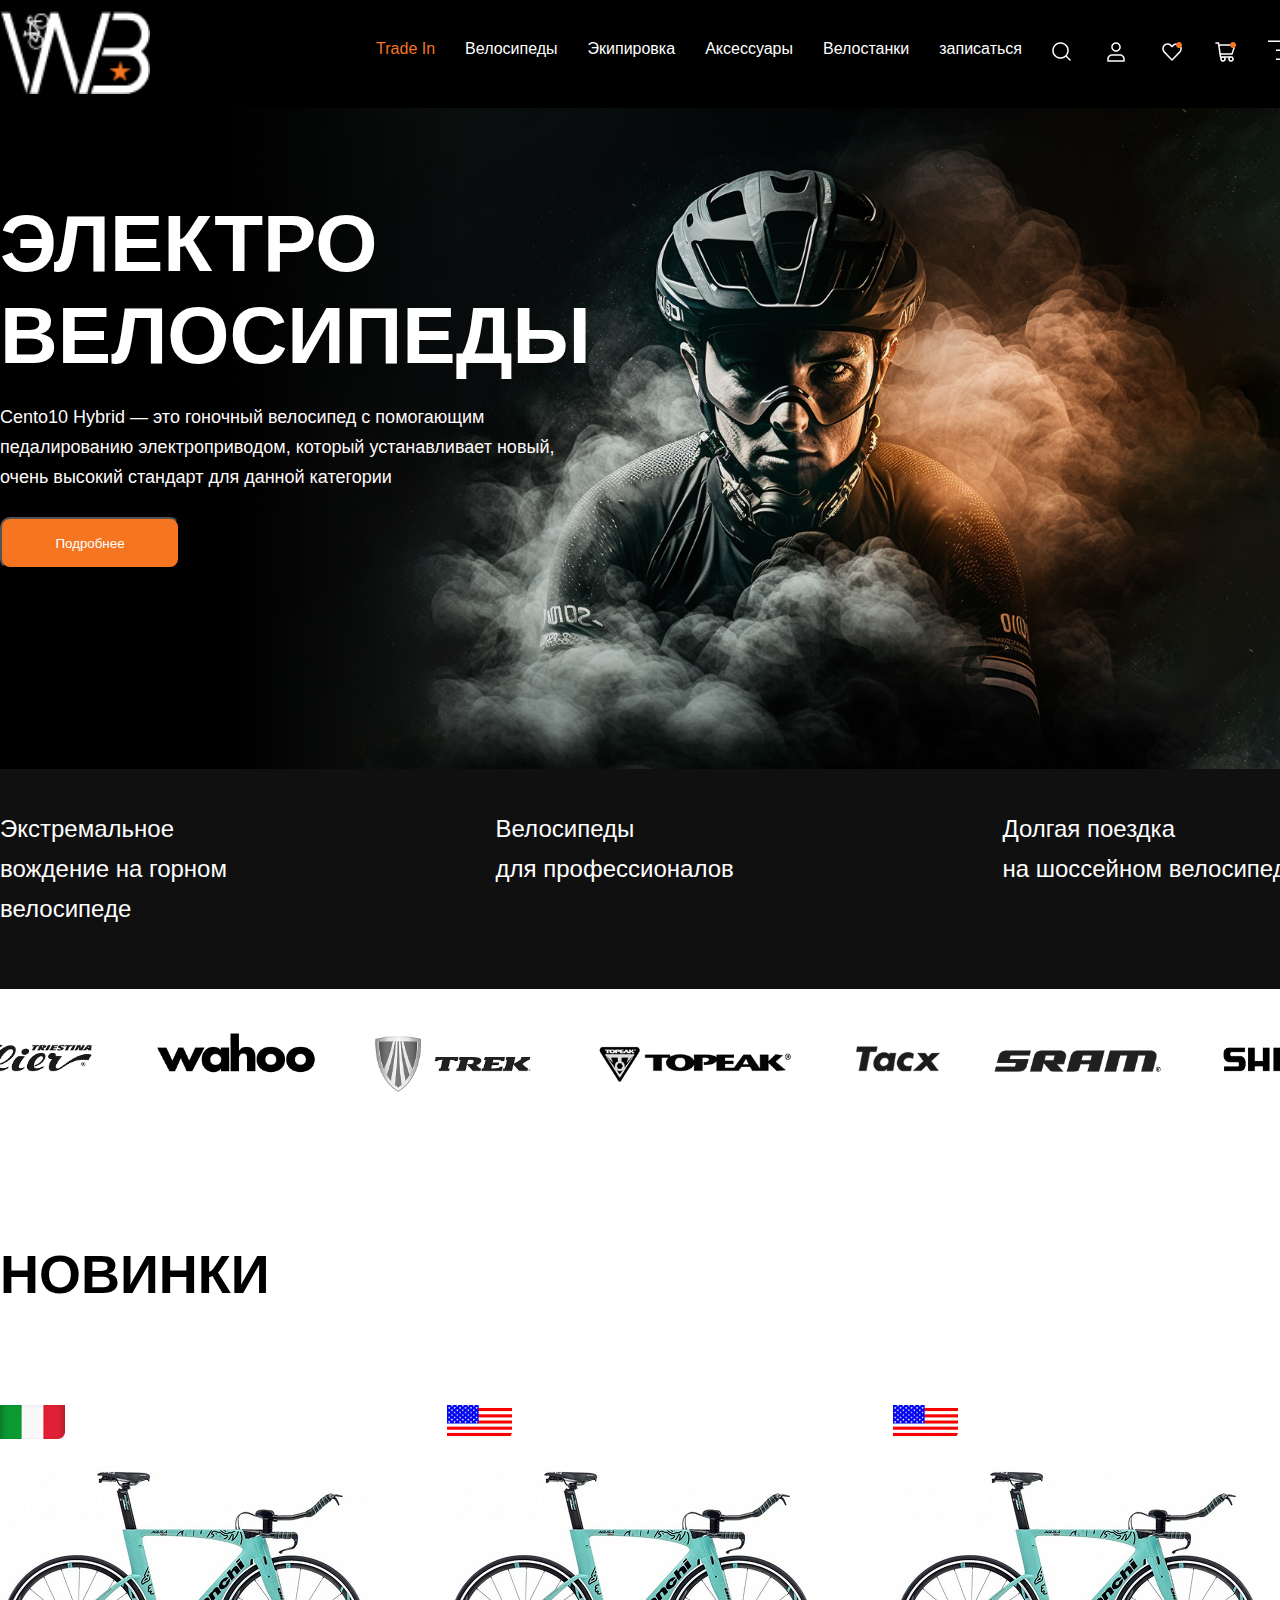
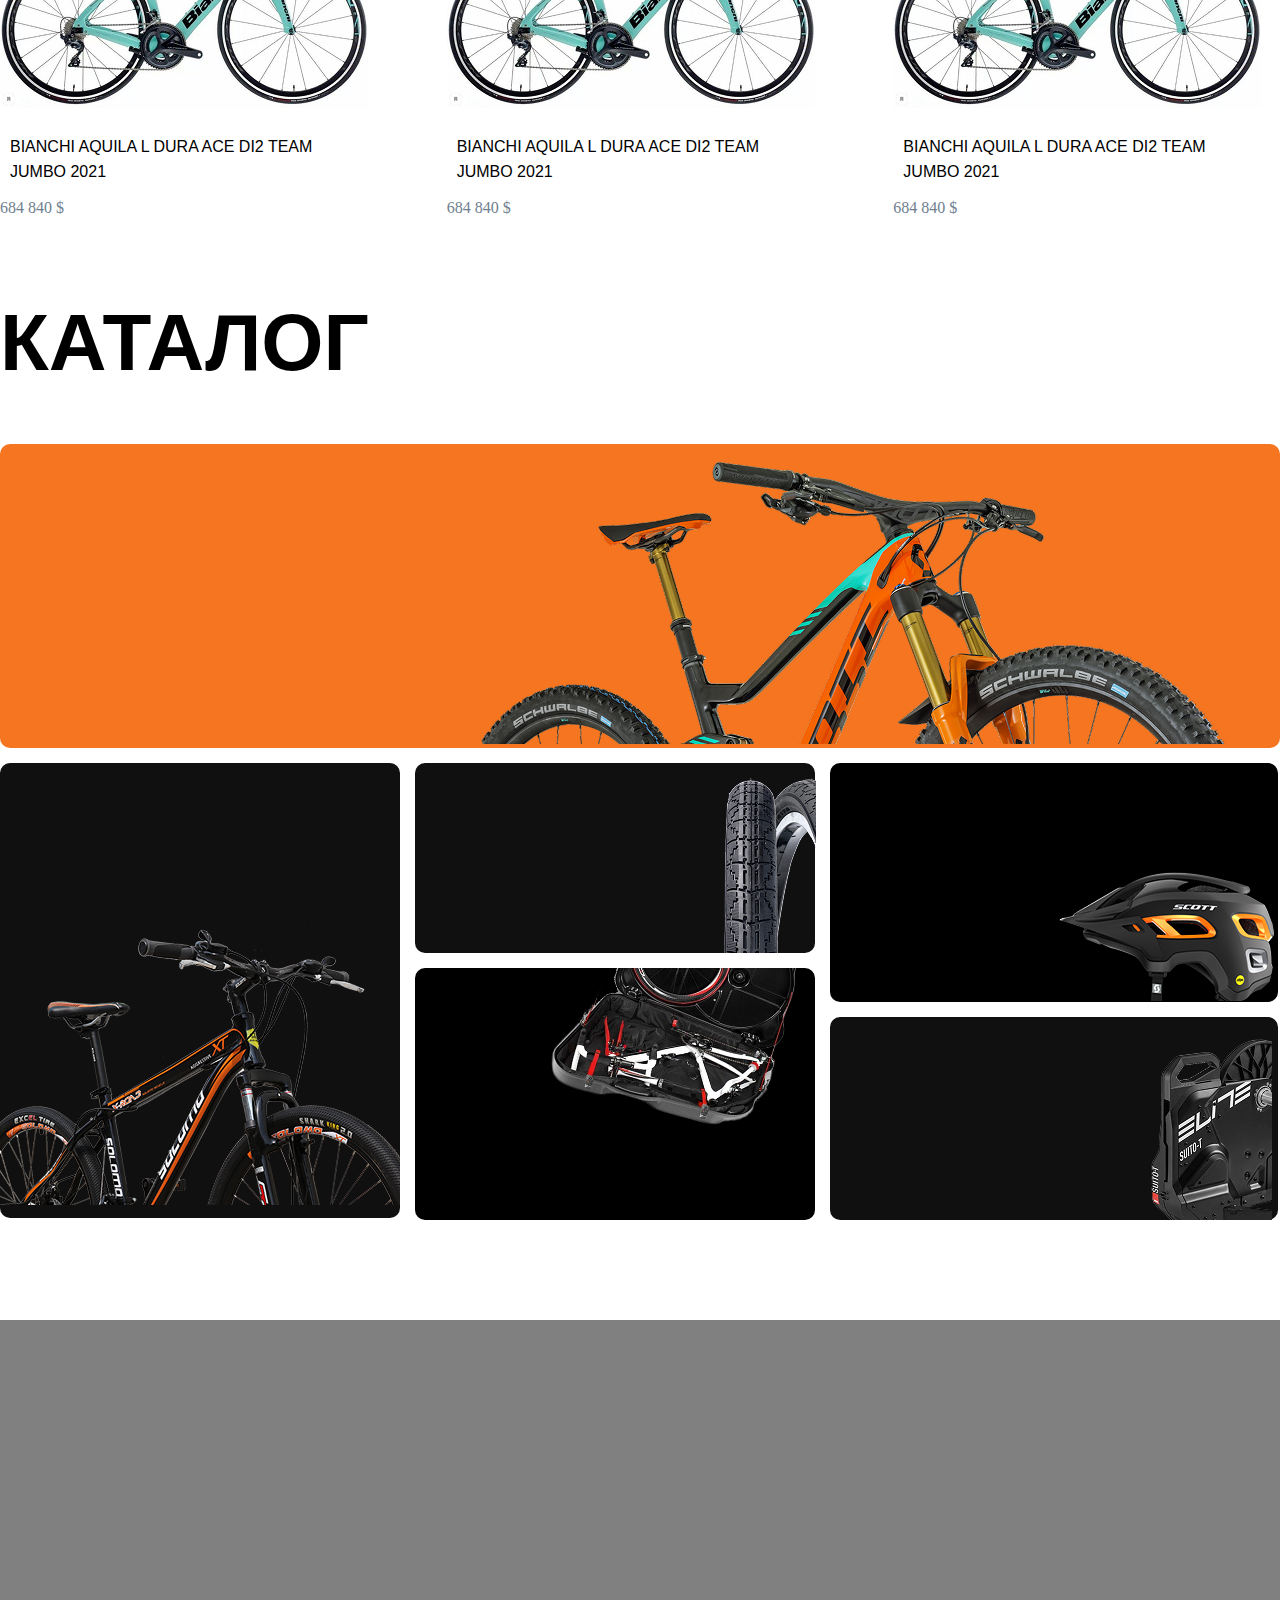
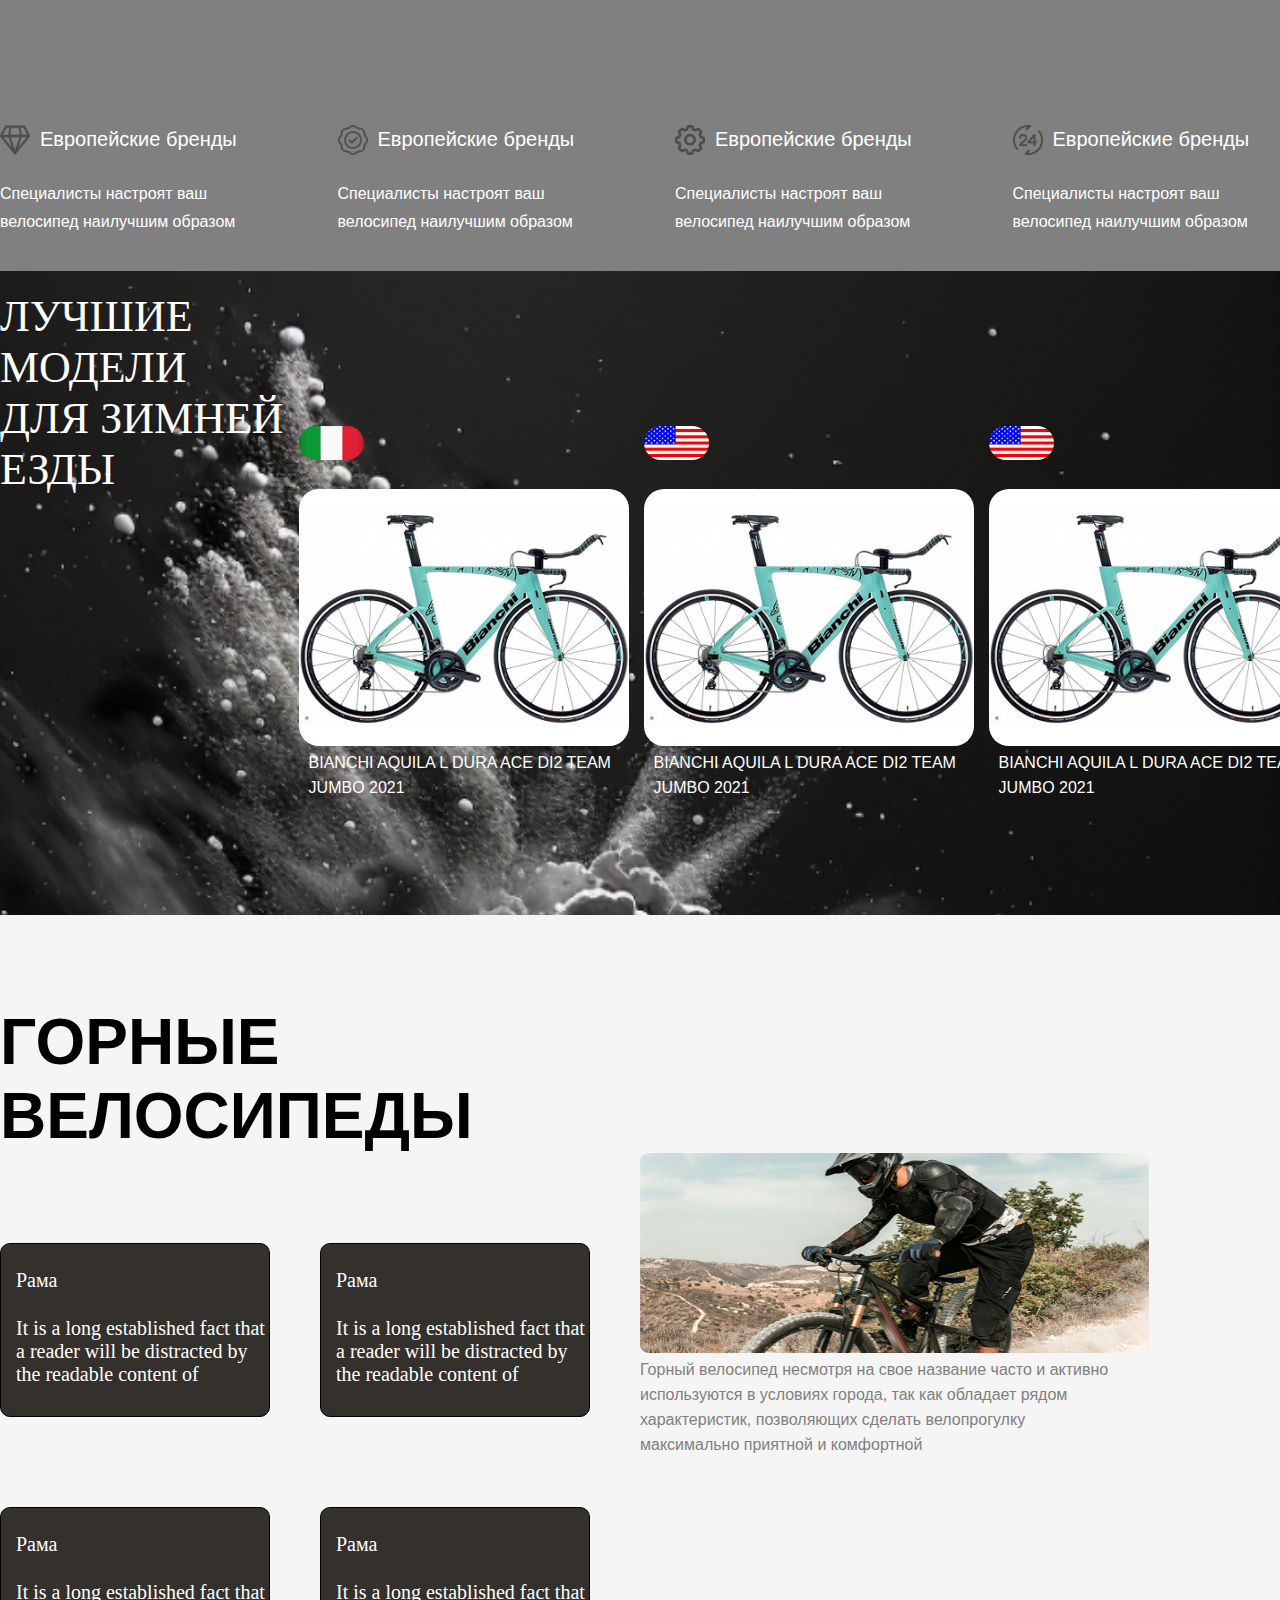
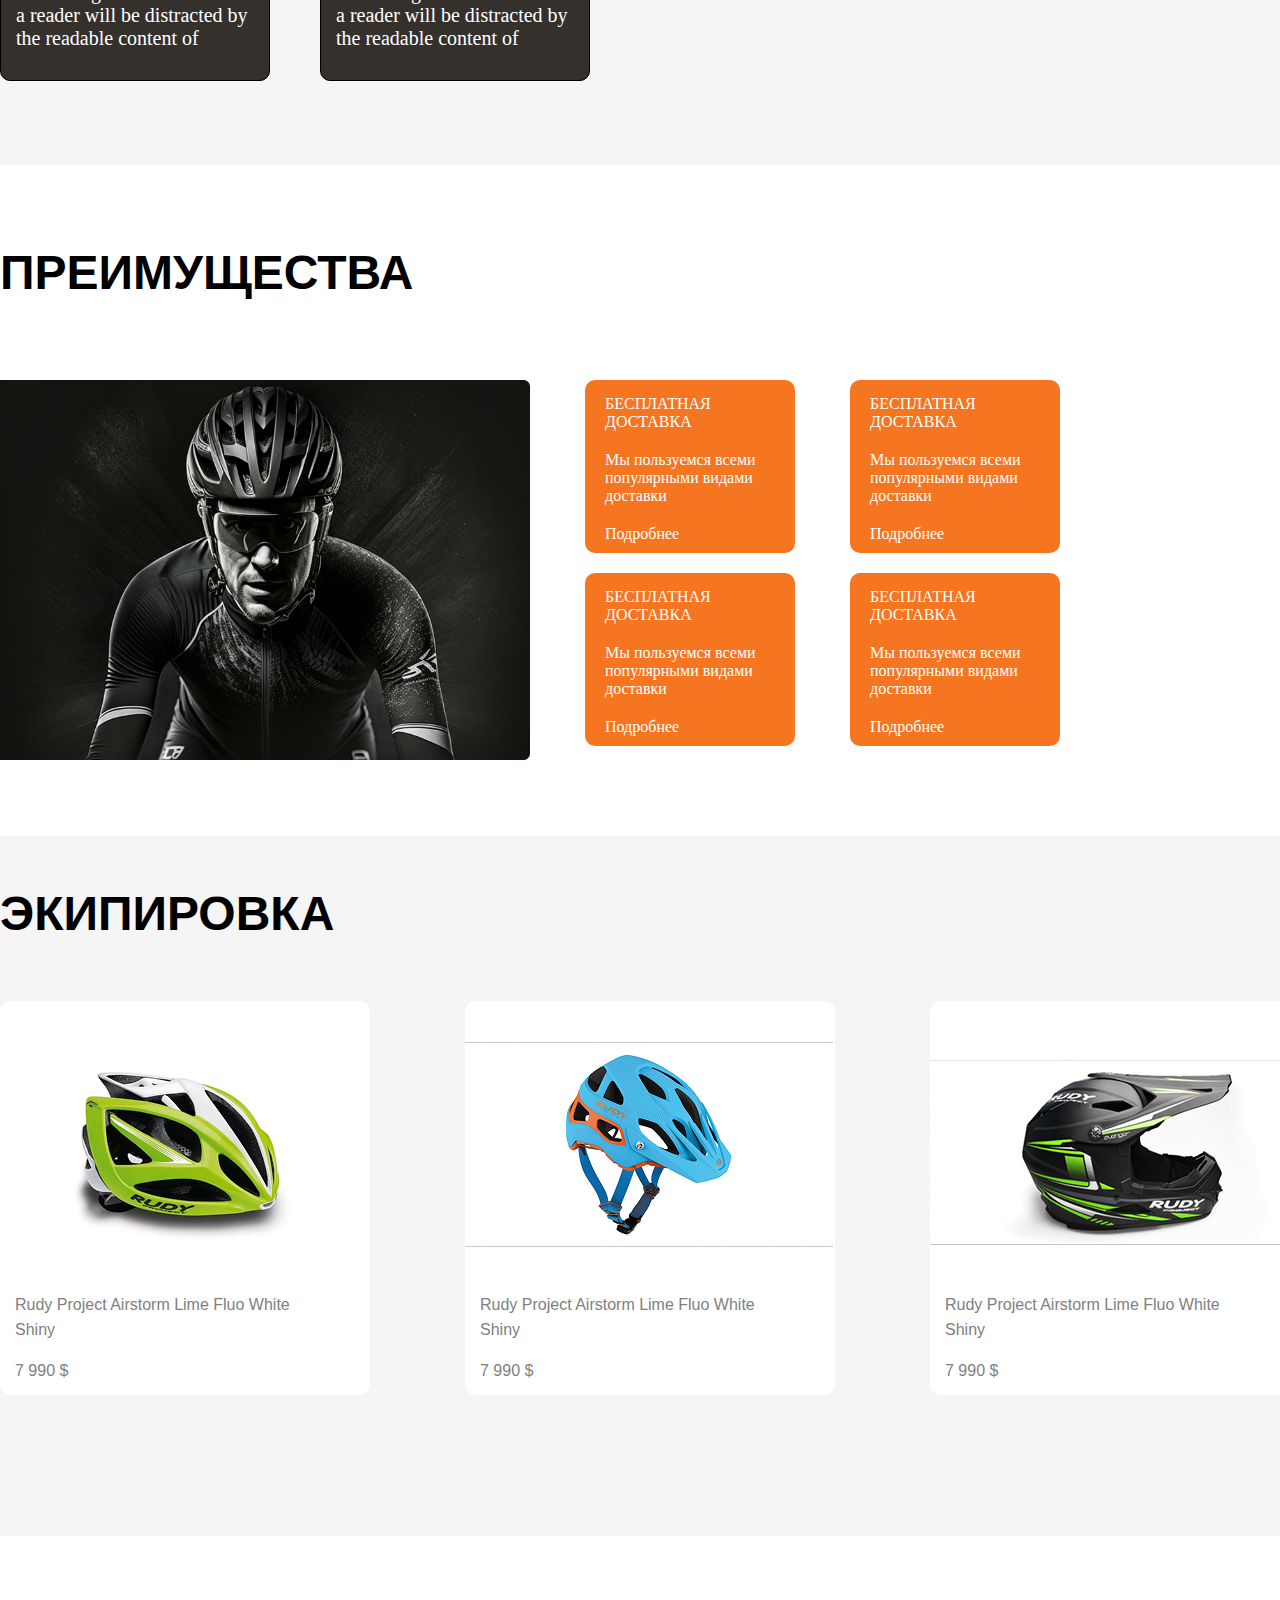
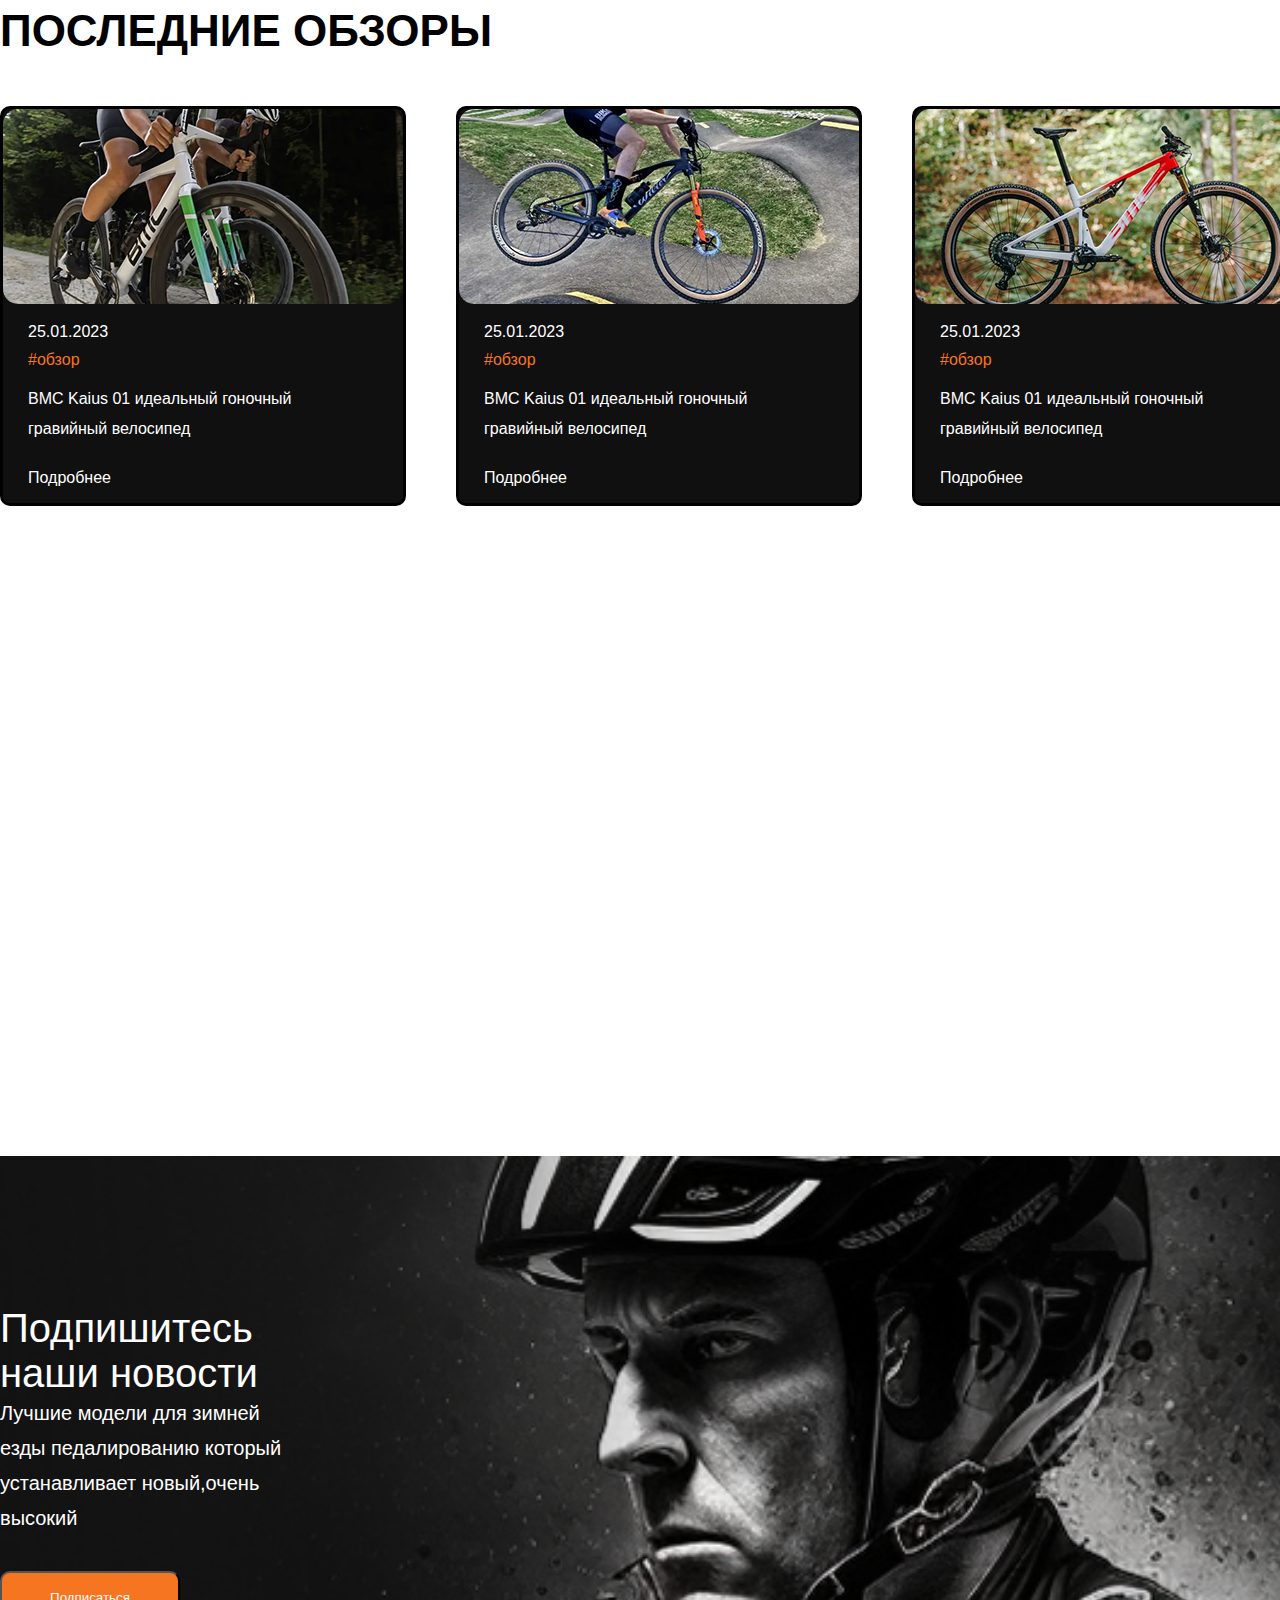
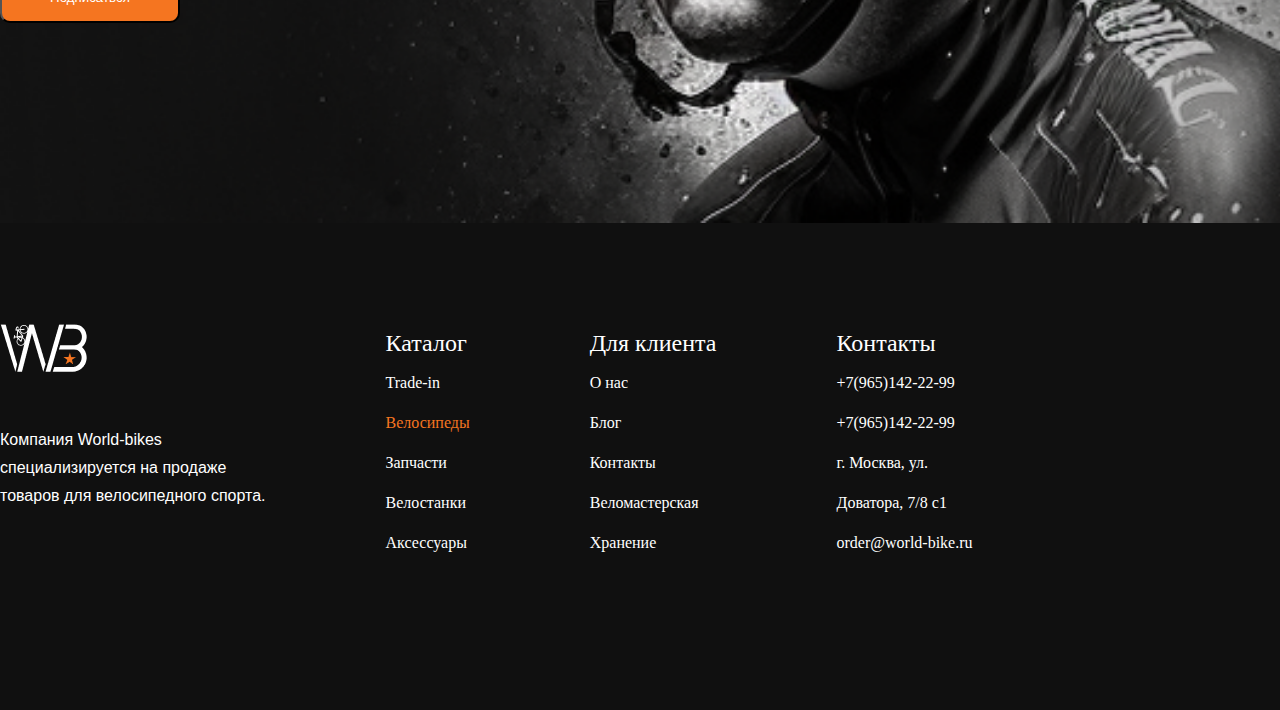
<file: index.html>
<!DOCTYPE html>
<html lang="en">

<head>
    <meta charset="UTF-8">
    <meta name="viewport" content="width=device-width, initial-scale=1.0">
    <title>Document</title>
    <link rel="stylesheet" href="./style.css">
</head>

<body>
    <header>
        <div class="container black">
            <a href="./index.html">
                <img src="./img/Слой 2 (2) 2.png" alt="logo" width="150px">
            </a>
            <ul class="box">
                <li>
                    <a href="./index.html" style="color: #F57520;">Trade In</a>
                </li>
                <li>
                    <a href="./pages/Велосипеды.html">Велосипеды</a>
                </li>
                <li>
                    <a href="./pages/Экипировка.html">Экипировка</a>
                </li>
                <li>
                    <a href="./pages/Аксессуары.html">Аксессуары</a>
                </li>
                <li>
                    <a href="./pages/Велостанки.html">Велостанки</a>
                </li>
                <li>
                    <a href="./pages/записаться.html">записаться</a>
                </li>
                <li>
                    <a href="./pages/search.html"><img src="./img/search.png" alt="search"></a>
                </li>
                <li>
                    <a href="./pages/user.html"><img src="./img/user1.png" alt="user"></a>
                </li>
                <li>
                    <a href="./pages/layk.html"><img src="./img/Frame 31.png" alt=""></a>
                </li>
                <li>
                    <a href="./pages/korzina.html"><img src="./img/Frame 39.png" alt=""></a>
                </li>
                <li>
                    <a href=""><img src="./img/Frame 62 (1).png" alt=""></a>
                </li>
            </ul>
        </div>
    </header>
    <main>
        <section id="hero">
            <div class="container">
                <h1 class="hero-title">Электро <br> велосипеды</h1>
                <p class="hero-subtitle">Cento10 Hybrid — это гоночный велосипед с помогающим <br>педалированию
                    электроприводом, который
                    устанавливает новый, <br> очень высокий стандарт для данной категории</p>
                <a href=""><button class="hero-btn">Подробнее</button></a>
            </div>
        </section>
        <section id="hero2">
            <div class="container one">
                <div>
                    <p class="hero-subtitle2">Экстремальное <br>вождение на горном <br>велосипеде</p>
                </div>
                <div>
                    <p class="hero-subtitle2">Велосипеды <br>для профессионалов</p>
                </div>
                <div>
                    <p class="hero-subtitle2">Долгая поездка <br>на шоссейном велосипеде</p>
                </div>
            </div>
        </section>
        <section id="hero3">
            <div class="container">
                <img width="100%" src="./img/partner.png" alt="logo">
                <div>
                    <h1 class="hero-title4">Новинки</h1>
                </div>
            </div>
        </section>
        <section id="hero4">
            <div class="container about">

                <div>
                    <img src="./img/image 59.png" alt="logo" width="65px" class="photo">
                    <img src="./img/image 23 (3).png" alt="rasim">
                    <p class="hero-subtitle4">Bianchi AQUILA L DURA ACE DI2 TEAM <br> JUMBO 2021</p>
                    <p style="color:slategrey;">684 840 $</p>
                </div>
                <div>
                    <img src="./img/image 59 (3).png" alt="logo" width="65px" class="photo">
                    <img src="./img/image 23 (3).png" alt="rasim">
                    <p class="hero-subtitle4">Bianchi AQUILA L DURA ACE DI2 TEAM <br> JUMBO 2021</p>
                    <p style="color:slategrey;">684 840 $</p>
                </div>
                <div>
                    <img src="./img/image 59 (3).png" alt="logo" width="65px" class="photo">
                    <img src="./img/image 23 (3).png" alt="rasim">
                    <p class="hero-subtitle4">Bianchi AQUILA L DURA ACE DI2 TEAM <br> JUMBO 2021</p>
                    <p style="color:slategrey;">684 840 $</p>
                </div>
            </div>
        </section>
        <section id="hero10">
            <div class="container wow">
                <div class="ali">
                    <h1 class="hero-title18">Каталог</h1>
                </div>
                <div class="drop">
                    <div class="hero-title10">
                        <img src="./img/pngwing.png" alt="rasim">
                    </div>
                </div>
                <div class="icon">
                    <div class="">
                        <div class="room">
                            <img src="./img/pngwing 2.png" alt="rasim">
                        </div>
                    </div>
                    <div class="">
                        <div class="living">
                            <img src="./img/pngwing (1).png" alt="rasim">
                        </div>
                        <div class="drop">
                            <div class="six">
                                <img src="./img/image 40.png" alt="">
                            </div>
                        </div>
                    </div>
                    <div class="">
                        <div class="bath">
                            <img src="./img/pngwing (2).png" alt="rasim">
                        </div>
                        <div class="drop">
                            <div class="pleace">
                                <img src="./img/image 39.png" alt="">
                            </div>
                        </div>
                    </div>
                </div>
            </div>
        </section>
        <section id="hero5">
            <iframe width="100%" height="366" src="https://www.youtube.com/embed/zbPT2CAP3lU"
                title="How an E-Bike Works" frameborder="0"
                allow="accelerometer; autoplay; clipboard-write; encrypted-media; gyroscope; picture-in-picture; web-share"
                referrerpolicy="strict-origin-when-cross-origin" allowfullscreen></iframe>
            <div class="container again">
                <div class="hero-class">
                    <div class="card">
                        <div class="card-top__info">
                            <img src="./img/Vector.png" alt="logo" width="18px" height="15px">
                            <p style="font-size: 20px;">Европейские бренды </p>
                        </div>
                        <p class="hero-subtitle5">Специалисты настроят ваш велосипед наилучшим образом</p>
                    </div>
                    <div class="card">
                        <div class="card-top__info">
                            <img src="./img/free-icon-sticker-7494382_1.png" alt="logo" width="18px" height="15px">
                            <p style="font-size: 20px;">Европейские бренды </p>
                        </div>
                        <p class="hero-subtitle5">Специалисты настроят ваш велосипед наилучшим образом</p>
                    </div>
                    <div class="card">
                        <div class="card-top__info">
                            <img src="./img/Group.png" alt="logo" width="18px" height="15px">
                            <p style="font-size: 20px;">Европейские бренды </p>
                        </div>
                        <p class="hero-subtitle5">Специалисты настроят ваш велосипед наилучшим образом</p>
                    </div>
                    <div class="card">
                        <div class="card-top__info">
                            <img src="./img/free-icon-24-hours-3871048 (1).png" alt="logo" width="18px" height="15px">
                            <p style="font-size: 20px;">Европейские бренды </p>
                        </div>
                        <p class="hero-subtitle5">Специалисты настроят ваш велосипед наилучшим образом</p>
                    </div>
                </div>
            </div>
        </section>
        <section id="hero11">
            <div class="container self">
                <p class="hero-title11">Лучшие модели <br> для зимней <br>езды</p>
                <div>
                    <img src="./img/image 59.png" alt="logo" width="65px" class="photo">
                    <img src="./img/image 23 (3).png" alt="rasim" width="330px">
                    <p class="hero-subtitle4">Bianchi AQUILA L DURA ACE DI2 TEAM <br> JUMBO 2021</p>
                </div>
                <div>
                    <img src="./img/image 59 (3).png" alt="logo" width="65px" class="photo">
                    <img src="./img/image 23 (3).png" alt="rasim" width="330px">
                    <p class="hero-subtitle4">Bianchi AQUILA L DURA ACE DI2 TEAM <br> JUMBO 2021</p>
                </div>
                <div>
                    <img src="./img/image 59 (3).png" alt="logo" width="65px" class="photo">
                    <img src="./img/image 23 (3).png" alt="rasim" width="330px">
                    <p class="hero-subtitle4">Bianchi AQUILA L DURA ACE DI2 TEAM <br> JUMBO 2021</p>
                </div>
            </div>
        </section>
        <section id="hero12">
            <div class="container">
                <h1 class="hero-title12">Горные <br> велосипеды</h1>
                <div class="young">
                    <div class="hero-time">
                        <p class="hero-subtitle12">Рама</p>
                        <p class="hero-subtitle1212">It is a long established fact that <br> a reader will be
                            distracted
                            by
                            <br>the readable content of
                        </p>
                    </div>
                    <div class="hero-time">
                        <p class="hero-subtitle12">Рама</p>
                        <p class="hero-subtitle1212">It is a long established fact that <br> a reader will be
                            distracted
                            by
                            <br>the readable content of
                        </p>
                    </div>
                    <div class="young">
                        <div>
                            <img src="./img/pic (1).png" alt="rasim" height="200px" width="509px">
                            <p class="hero-floor">Горный велосипед несмотря на свое название часто и активно <br>
                                используются в
                                условиях
                                города,
                                так как обладает рядом <br> характеристик, позволяющих сделать велопрогулку <br>
                                максимально
                                приятной
                                и комфортной</p>
                        </div>
                    </div>
                </div>
                <div class="young">
                    <div class="hero-time">
                        <p class="hero-subtitle12">Рама</p>
                        <p class="hero-subtitle1212">It is a long established fact that <br> a reader will be
                            distracted
                            by
                            <br>the readable content of
                        </p>
                    </div>
                    <div class="hero-time">
                        <p class="hero-subtitle12">Рама</p>
                        <p class="hero-subtitle1212">It is a long established fact that <br> a reader will be
                            distracted
                            by
                            <br>the readable content of
                        </p>
                    </div>
                </div>
        </section>
        <section id="hero13">
            <div class="container">
                <h1 class="hero-title13">Преимущества</h1>
                <div class="next">
                    <div>
                        <img src="./img/Rectangle 148.png" alt="rasim" width="530px" height="380px" class="bays">
                    </div>
                    <div class="hero-botter">
                        <div class="hero-padding">
                            <p class="hero-title1234">БЕСПЛАТНАЯ <br> ДОСТАВКА</p>
                            <p class="hero-subtitle13">Мы пользуемся всеми <br> популярными видами <br>доставки</p>
                            <p class="hero-subtitle123">Подробнее</p>
                        </div>
                        <div class="hero-padding">
                            <p class="hero-title1234">БЕСПЛАТНАЯ <br> ДОСТАВКА</p>
                            <p class="hero-subtitle13">Мы пользуемся всеми <br> популярными видами <br>доставки</p>
                            <p class="hero-subtitle123">Подробнее</p>
                        </div>
                    </div>
                    <div class="hero-botter">
                        <div class="hero-padding">
                            <p class="hero-title1234">БЕСПЛАТНАЯ <br> ДОСТАВКА</p>
                            <p class="hero-subtitle13">Мы пользуемся всеми <br> популярными видами <br>доставки</p>
                            <p class="hero-subtitle123">Подробнее</p>
                        </div>
                        <div class="hero-padding">
                            <p class="hero-title1234">БЕСПЛАТНАЯ <br> ДОСТАВКА</p>
                            <p class="hero-subtitle13">Мы пользуемся всеми <br> популярными видами <br>доставки</p>
                            <p class="hero-subtitle123">Подробнее</p>
                        </div>
                    </div>
                </div>


            </div>
        </section>
        <section id="hero14">
            <div class="container">
                <h1 class="hero-title14">Экипировка</h1>
                <div class="norm">
                    <div>
                        <div class="sup">
                            <img src="./img/image 23 (4).png" alt="rasim">
                            <p class="hero-subtitle14">Rudy Project Airstorm Lime Fluo White <br> Shiny</p>
                            <p class="hero-subtitle144">7 990 $</p>
                        </div>
                    </div>
                    <div>
                        <div class="sup">
                            <img src="./img/image 23 (5).png" alt="rasim">
                            <p class="hero-subtitle14">Rudy Project Airstorm Lime Fluo White <br> Shiny</p>
                            <p class="hero-subtitle144">7 990 $</p>
                        </div>
                    </div>
                    <div>
                        <div class="sup">
                            <img src="./img/image 23 (6).png" alt="rasim">
                            <p class="hero-subtitle14">Rudy Project Airstorm Lime Fluo White <br> Shiny</p>
                            <p class="hero-subtitle144">7 990 $</p>
                        </div>
                    </div>
                </div>
            </div>
        </section>
        <section id="hero6">
            <div class="container">
                <h1 class="sarlavha">Последние обзоры</h1>
                <div class="cardd">
                    <div class="card2">
                        <img src="./img/Frame 87.png" alt="rasim" class="img1">
                        <p class="card_1">25.01.2023</p>
                        <p class="card_3">#обзор</p>
                        <p class="card_4">BMC Kaius 01 идеальный гоночный <br>гравийный велосипед</p>
                        <div>
                            <p class="card_5">Подробнее</p>
                        </div>
                    </div>
                    <div class="card2">
                        <img src="./img/Frame 87 (1).png" alt="rasim" class="img1">
                        <p class="card_1">25.01.2023</p>
                        <p class="card_3">#обзор</p>
                        <p class="card_4">BMC Kaius 01 идеальный гоночный <br>гравийный велосипед</p>
                        <div>
                            <p class="card_5">Подробнее</p>
                        </div>
                    </div>
                    <div class="card2">
                        <img src="./img/Frame 87 (2).png" alt="rasim" class="img1">
                        <p class="card_1">25.01.2023</p>
                        <p class="card_3">#обзор</p>
                        <p class="card_4">BMC Kaius 01 идеальный гоночный <br>гравийный велосипед</p>
                        <div>
                            <p class="card_5">Подробнее</p>
                        </div>
                    </div>
                </div>
        </section>
        <section id="hero7">
            <div class="container">
            </div>
        </section>
    </main>
    <footer>
        <section id="hero8">
            <div class="container">
                <div class="hero-clean">
                    <p class="hero-title8">Подпишитесь <br> наши новости </p>
                    <p class="hero-subtitle8">Лучшие модели для зимней <br> езды педалированию который <br>
                        устанавливает новый,очень <br>высокий</p>
                    <div>
                        <a href="https://world-bike.ru/"><button class="hero-btn">Подписаться</button></a>
                    </div>
                </div>

            </div>
        </section>
        <section id="hero9">
            <div class="container who">
                <div class="novbar">
                    <img src="./img/Слой 2 (2) 2.png" alt="logo">
                    <p class="hero-subtitle9">Компания World-bikes <br> специализируется на продаже <br> товаров для
                        велосипедного спорта.</p>
                </div>
                <ul class="hero-ul">
                    <li style="font-size: 24px;">Каталог</li>
                    <li>Trade-in</li>
                    <li style="color: #F57520;">Велосипеды</li>
                    <li>Запчасти</li>
                    <li>Велостанки</li>
                    <li>Аксессуары</li>
                </ul>
                <ul class="hero-ul">
                    <li style="font-size: 24px;">Для клиента</li>
                    <li>О нас</li>
                    <li>Блог</li>
                    <li>Контакты</li>
                    <li>Веломастерская</li>
                    <li>Хранение</li>
                </ul>
                <ul class="hero-ul">
                    <li style="font-size: 24px;">Контакты</li>
                    <li>+7(965)142-22-99 <br>+7(965)142-22-99 </li>
                    <li>г. Москва, ул. <br> Доватора, 7/8 с1</li>
                    <li>order@world-bike.ru</li>
                </ul>
            </div>
        </section>
    </footer>

</body>

</html>



















<!-- <div class="hero-time">
    <p class="hero-subtitle12">Рама</p>
    <p class="hero-subtitle1212">It is a long established fact that <br> a reader will be
        distracted
        by
        <br>the readable content of
    </p>
</div> -->
</file>
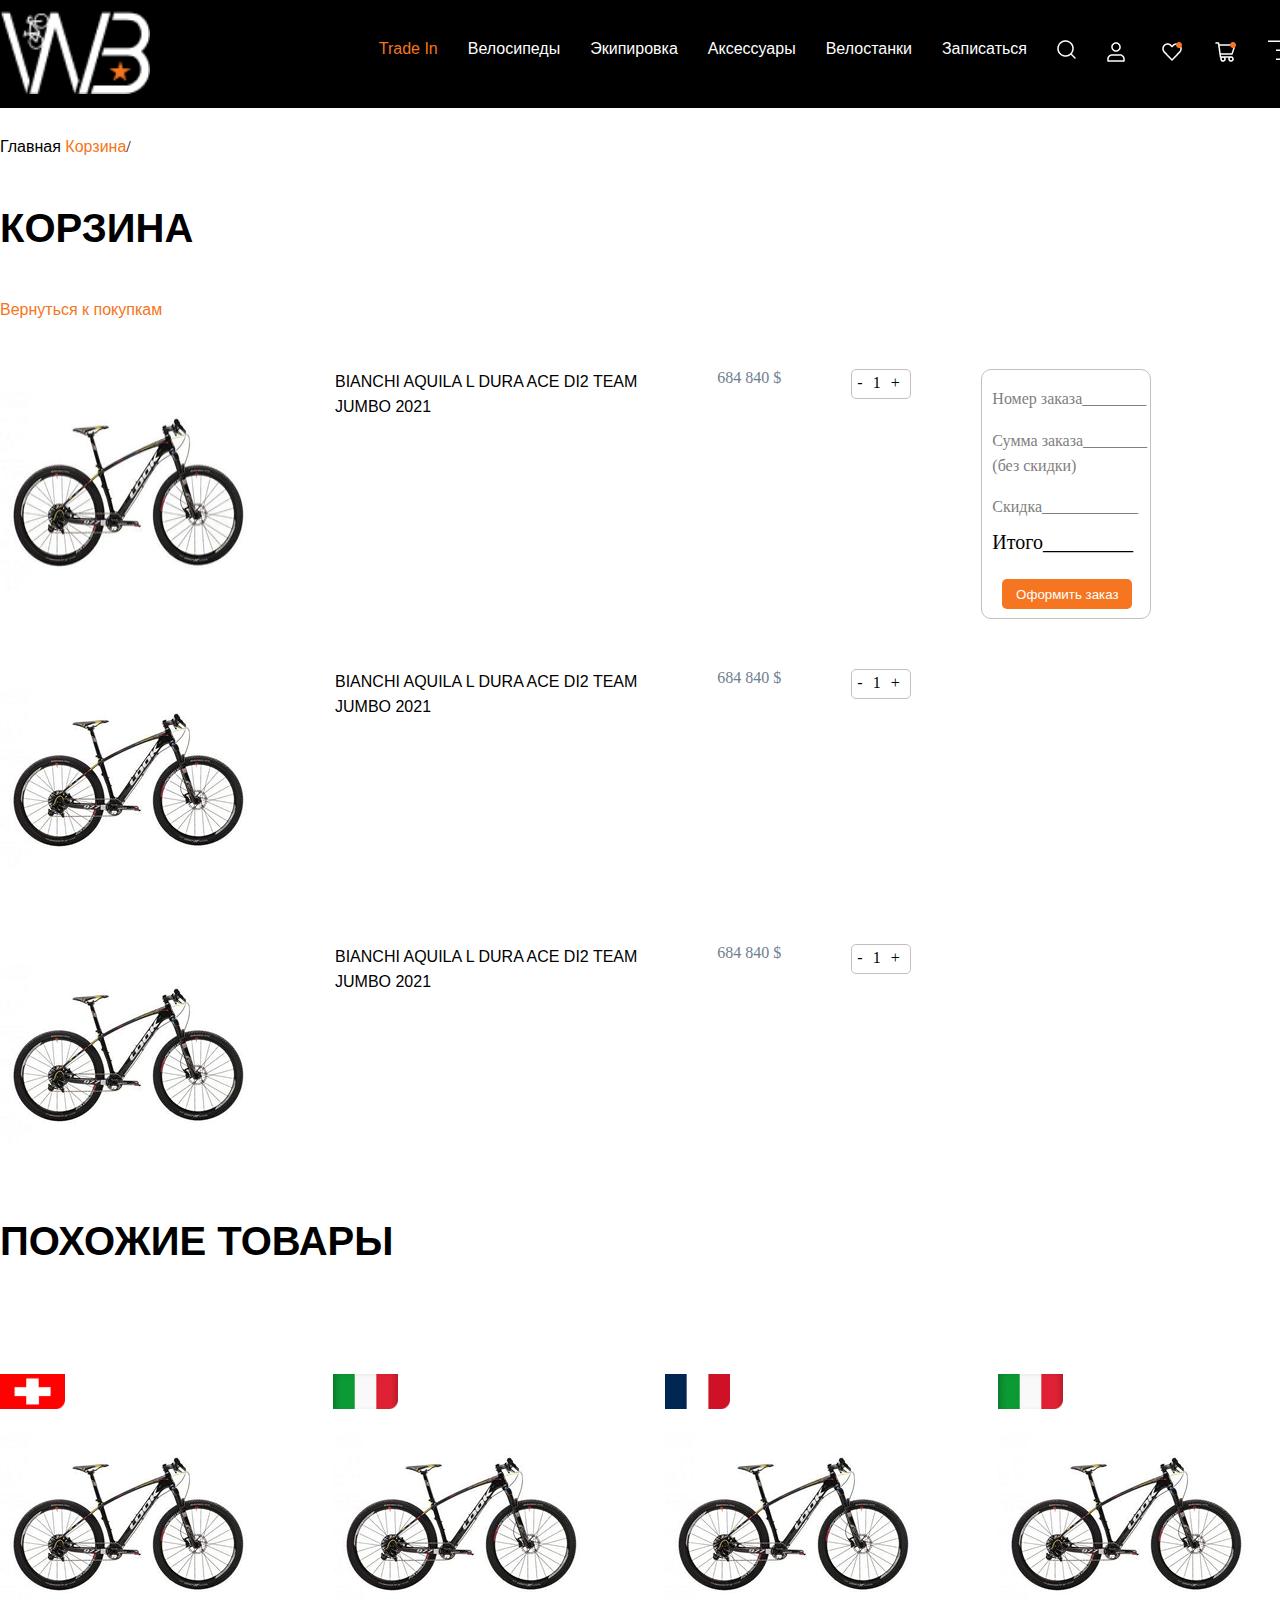
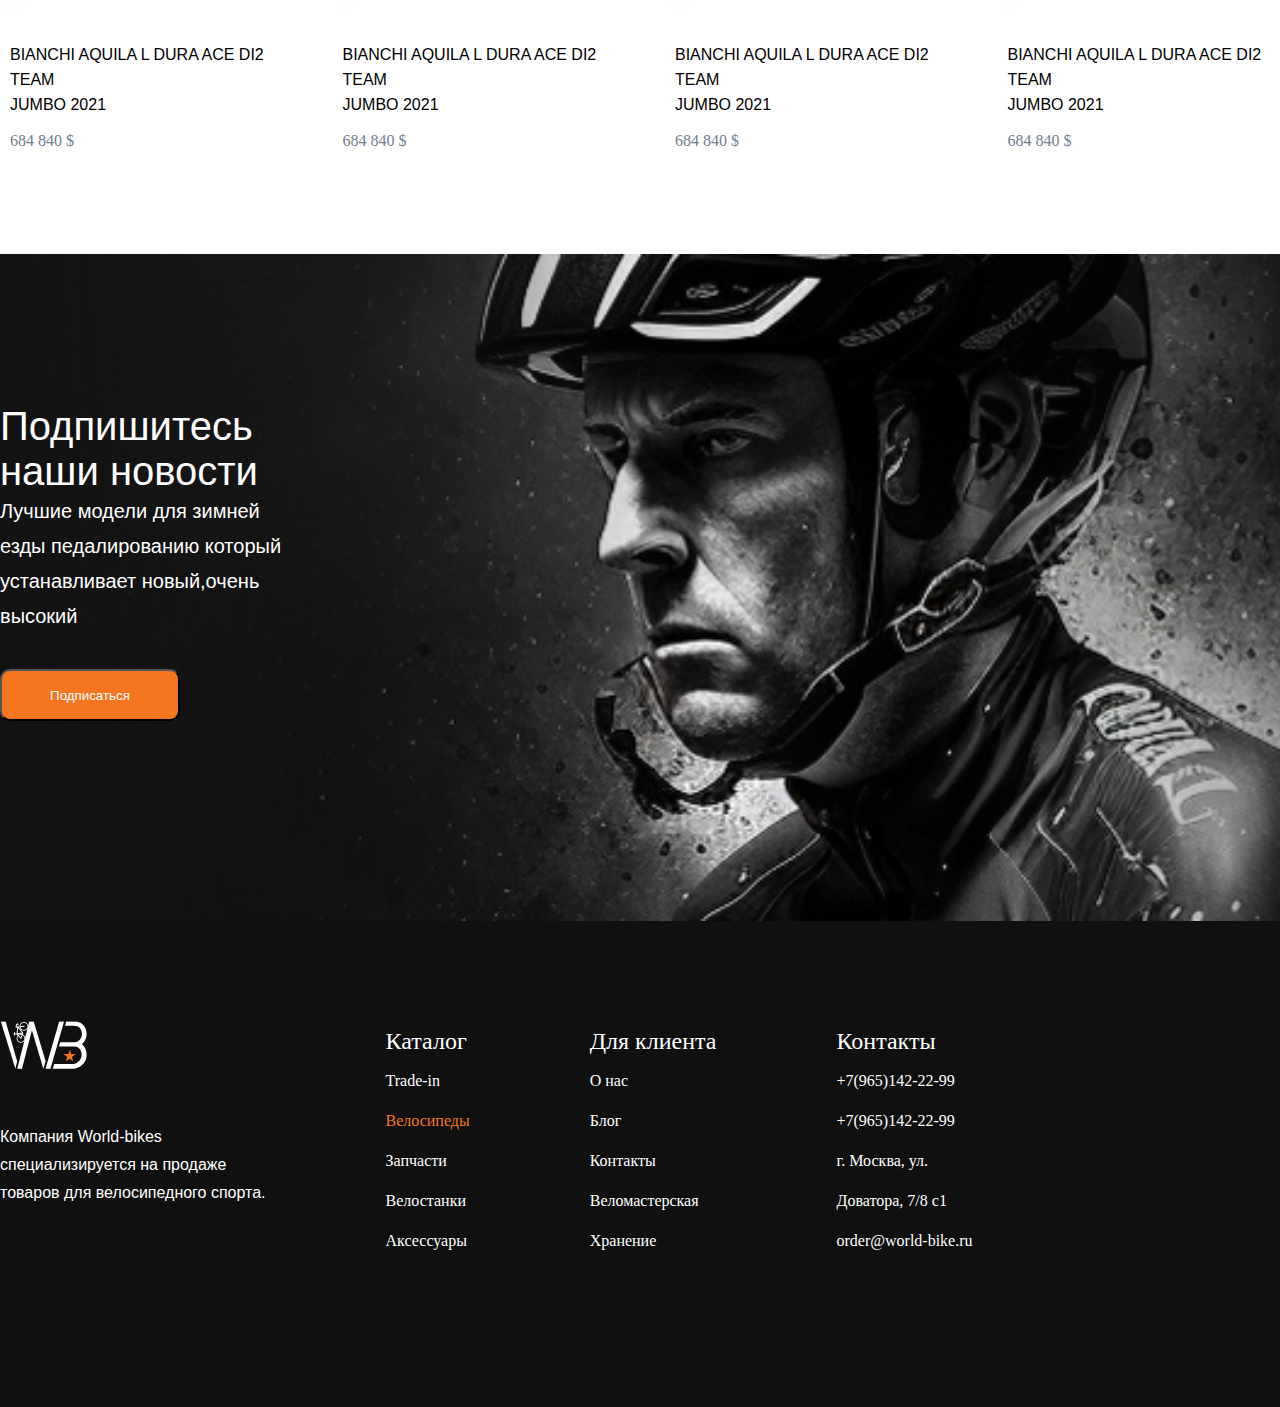
<file: pages/korzina.html>
<!DOCTYPE html>
<html lang="en">

<head>
    <meta charset="UTF-8">
    <meta name="viewport" content="width=device-width, initial-scale=1.0">
    <title>Karzinka</title>
    <link rel="stylesheet" href="../style.css">
</head>

<body>
    <header>
        <div class="container black">
            <a href="../index.html">
                <img src="./Слой 2 (2) 2 (1).png" alt="logo" width="150px">
            </a>
            <ul class="box">
                <li>
                    <a href="/" style="color: #F57520;">Trade In</a>
                </li>
                <li>
                    <a href="./Велосипеды.html">Велосипеды</a>
                </li>
                <li>
                    <a href="./Экипировка.html">Экипировка</a>
                </li>
                <li>
                    <a href="./Аксессуары.html">Аксессуары</a>
                </li>
                <li>
                    <a href="./Велостанки.html">Велостанки</a>
                </li>
                <li>
                    <a href="./записаться.html">Записаться</a>
                </li>
                <li>
                    <a href="./search.html"><img src="./Group (1).png" alt="search"></a>
                </li>
                <li>
                    <a href="./user.html"><img src="./user1 (1).png" alt="user"></a>
                </li>
                <li>
                    <a href="./layk.html"><img src="./Frame 31 (1).png" alt=""></a>
                </li>
                <li>
                    <a href="./korzina.html"><img src="./cart4.png" alt=""></a>
                </li>
                <li>
                    <a href=""><img src="./Frame 62 (1).png" alt=""></a>
                </li>
            </ul>
        </div>
    </header>
    <main>
        <section>
            <div class="container">
                <div>
                    <p class="sec-subtitle21"><a href="../index.html"><span style="color: black;">Главная<a
                                    href="./korzina.html"> <span style="color: #F57520;">Корзина</span></a></span></a>/
                    </p>
                </div>
                <div>
                    <div>
                        <h1 class="sec-title7">Корзина</h1>
                        <p class="sec-subtitle20">Вернуться к покупкам</p>
                    </div>
                </div>
                <div class="secc2">
                    <img src="./photo/image 23 (7).png" alt="rasim">
                    <p class="hero-subtitle4">Bianchi AQUILA L DURA ACE DI2 TEAM <br> JUMBO 2021</p>
                    <p class="sec-1" style="color:slategrey;">684 840 $</p>
                    <div class="secc3">
                        <p>-</p>
                        <p>1</p>
                        <p>+</p>
                    </div>
                    <div class="sec-class8">
                        <div class="sec-class9">
                            <p class="sec-subtitle22">Номер заказа________</p>
                            <p class="sec-subtitle23">Сумма заказа________ <br> (без скидки)</p>
                            <p class="sec-subtitle24">Скидка____________</p>
                            <p class="sec-title8">Итого_________</p>
                            <button class="sec-btn1">Оформить заказ</button>
                        </div>
                    </div>
                </div>
                <div class="secc2">
                    <img src="./photo/image 23 (7).png" alt="rasim">
                    <p class="hero-subtitle4">Bianchi AQUILA L DURA ACE DI2 TEAM <br> JUMBO 2021</p>
                    <p class="sec-1" style="color:slategrey;">684 840 $</p>
                    <div class="secc3">
                        <p>-</p>
                        <p>1</p>
                        <p>+</p>
                    </div>
                </div>
                <div class="secc2">
                    <img src="./photo/image 23 (7).png" alt="rasim">
                    <p class="hero-subtitle4">Bianchi AQUILA L DURA ACE DI2 TEAM <br> JUMBO 2021</p>
                    <p class="sec-1" style="color:slategrey;">684 840 $</p>
                    <div class="secc3">
                        <p>-</p>
                        <p>1</p>
                        <p>+</p>
                    </div>
                </div>
            </div>

        </section>
        <section>
            <div class="container">
                <h1 class="sec-title9">Похожие товары</h1>
                <div class="sec-class1">
                    <div class="secc1">
                        <img src="./photo/image 59 (4).png" alt="logo" width="65px" class="photo">
                        <img src="./photo/image 23 (7).png" alt="rasim">
                        <p class="hero-subtitle4">Bianchi AQUILA L DURA ACE DI2 TEAM <br> JUMBO 2021</p>
                        <p class="sec-1" style="color:slategrey;">684 840 $</p>
                    </div>
                    <div class="secc1">
                        <img src="./photo/image 59 (5).png" alt="logo" width="65px" class="photo">
                        <img src="./photo/image 23 (7).png" alt="rasim">
                        <p class="hero-subtitle4">Bianchi AQUILA L DURA ACE DI2 TEAM <br> JUMBO 2021</p>
                        <p class="sec-1" style="color:slategrey;">684 840 $</p>
                    </div>
                    <div class="secc1">
                        <img src="./photo/image 59 (6).png" alt="logo" width="65px" class="photo">
                        <img src="./photo/image 23 (7).png" alt="rasim">
                        <p class="hero-subtitle4">Bianchi AQUILA L DURA ACE DI2 TEAM <br> JUMBO 2021</p>
                        <p class="sec-1" style="color:slategrey;">684 840 $</p>
                    </div>
                    <div class="secc1">
                        <img src="./photo/image 59 (5).png" alt="logo" width="65px" class="photo">
                        <img src="./photo/image 23 (7).png" alt="rasim">
                        <p class="hero-subtitle4">Bianchi AQUILA L DURA ACE DI2 TEAM <br> JUMBO 2021</p>
                        <p class="sec-1" style="color:slategrey;">684 840 $</p>
                    </div>
                </div>
        </section>
    </main>
    <footer>
        <section id="hero8">
            <div class="container">
                <div class="hero-clean">
                    <p class="hero-title8">Подпишитесь <br> наши новости </p>
                    <p class="hero-subtitle8">Лучшие модели для зимней <br> езды педалированию который <br>
                        устанавливает новый,очень <br>высокий</p>
                    <div>
                        <a href="https://world-bike.ru/"> <button class="hero-btn">Подписаться</button></a>

                    </div>
                </div>

            </div>
        </section>
        <section id="hero9">
            <div class="container who">
                <div class="novbar">
                    <img src="./photo/Слой 2 (1).png" alt="logo">
                    <p class="hero-subtitle9">Компания World-bikes <br> специализируется на продаже <br> товаров для
                        велосипедного спорта.</p>
                </div>
                <ul class="hero-ul">
                    <li style="font-size: 24px;">Каталог</li>
                    <li>Trade-in</li>
                    <li style="color: #F57520;">Велосипеды</li>
                    <li>Запчасти</li>
                    <li>Велостанки</li>
                    <li>Аксессуары</li>
                </ul>
                <ul class="hero-ul">
                    <li style="font-size: 24px;">Для клиента</li>
                    <li>О нас</li>
                    <li>Блог</li>
                    <li>Контакты</li>
                    <li>Веломастерская</li>
                    <li>Хранение</li>
                </ul>
                <ul class="hero-ul">
                    <li style="font-size: 24px;">Контакты</li>
                    <li>+7(965)142-22-99 <br>+7(965)142-22-99 </li>
                    <li>г. Москва, ул. <br> Доватора, 7/8 с1</li>
                    <li>order@world-bike.ru</li>
                </ul>
            </div>
        </section>
    </footer>
</body>

</html>
</file>
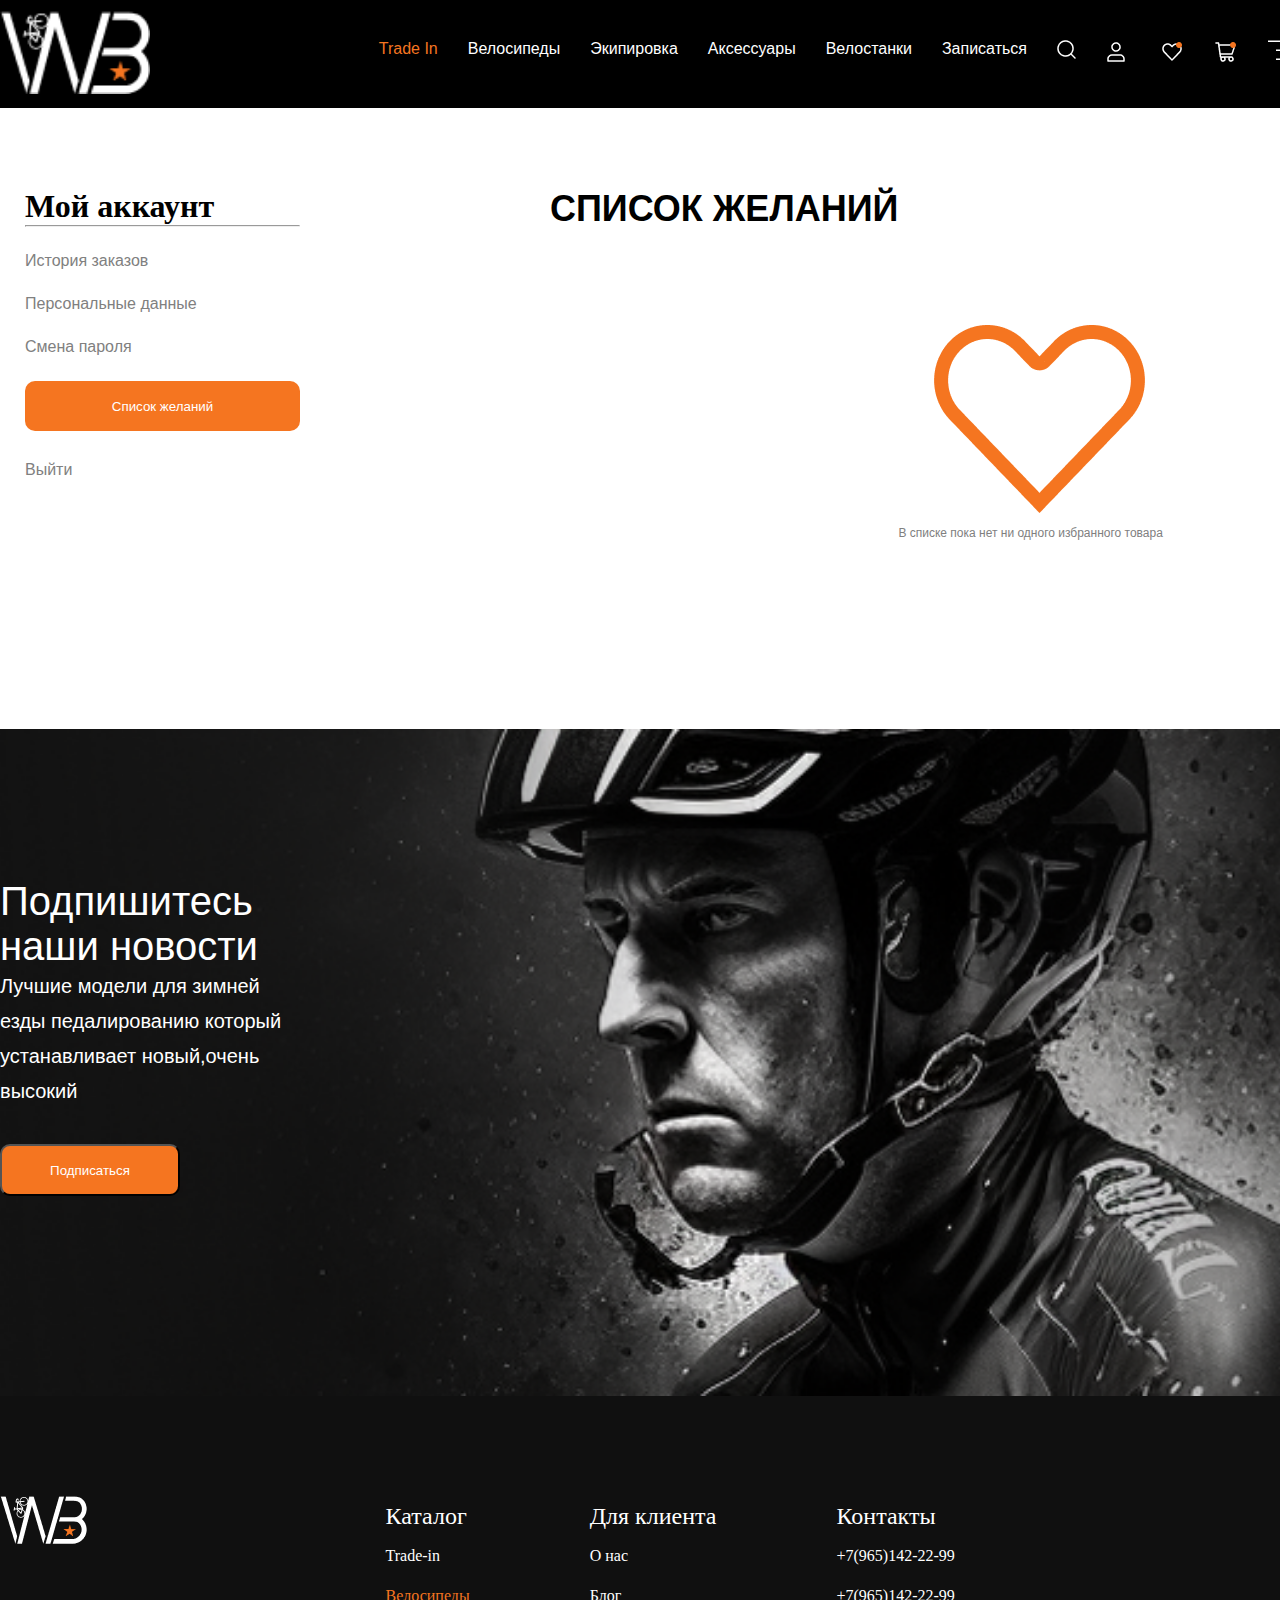
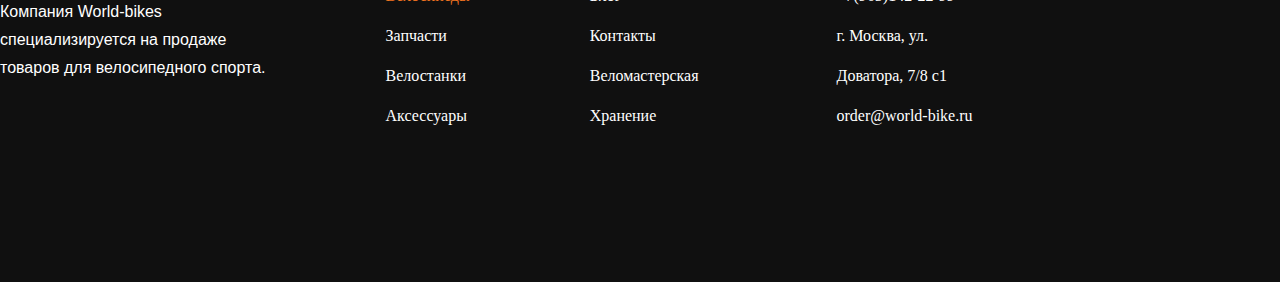
<file: pages/layk.html>
<!DOCTYPE html>
<html lang="en">

<head>
    <meta charset="UTF-8">
    <meta name="viewport" content="width=device-width, initial-scale=1.0">
    <title>Heart</title>
    <link rel="stylesheet" href="../style.css">
</head>

<body>
    <header>
        <div class="container black">
            <a href="../index.html">
                <img src="./Слой 2 (2) 2 (1).png" alt="logo" width="150px">
            </a>
            <ul class="box">
                <li>
                    <a href="/" style="color: #F57520;">Trade In</a>
                </li>
                <li>
                    <a href="./Велосипеды.html">Велосипеды</a>
                </li>
                <li>
                    <a href="./Экипировка.html">Экипировка</a>
                </li>
                <li>
                    <a href="./Аксессуары.html">Аксессуары</a>
                </li>
                <li>
                    <a href="./Велостанки.html">Велостанки</a>
                </li>
                <li>
                    <a href="./записаться.html">Записаться</a>
                </li>
                <li>
                    <a href="./search.html"><img src="./Group (1).png" alt="search"></a>
                </li>
                <li>
                    <a href="./user.html"><img src="./user1 (1).png" alt="user"></a>
                </li>
                <li>
                    <a href="./layk.html"><img src="./Frame 31 (1).png" alt=""></a>
                </li>
                <li>
                    <a href="./korzina.html"><img src="./cart4.png" alt=""></a>
                </li>
                <li>
                    <a href=""><img src="./Frame 62 (1).png" alt=""></a>
                </li>
            </ul>
        </div>
    </header>
    <main>
        <section class="main">
            <div class="container">
                <div class="main-class3">
                    <div class="main-class1">
                        <div class="main-class2">
                            <h1 class="main-title1">Мой аккаунт</h1>
                            <hr>
                            <p class="main-subtitle1">История заказов</p>
                            <p class="main-subtitle2">Персональные данные</p>
                            <p class="main-subtitle3">Смена пароля</p>
                            <div>
                                <button class="main-btn">Список желаний</button>
                            </div>
                            <p class="main-subtitle4">Выйти</p>
                        </div>
                    </div>
                    <div>
                        <h1 class="main-title3">Список желаний</h1>
                    </div>
                    <div class="main-png">
                        <img src="./photo/heart.png" alt="rasim">
                        <p class="main-subtitle5">В списке пока нет ни одного избранного товара</p>
                    </div>
                </div>
            </div>
        </section>
    </main>
    <footer>
        <section id="hero8">
            <div class="container">
                <div class="hero-clean">
                    <p class="hero-title8">Подпишитесь <br> наши новости </p>
                    <p class="hero-subtitle8">Лучшие модели для зимней <br> езды педалированию который <br>
                        устанавливает новый,очень <br>высокий</p>
                    <div>
                        <a href="https://world-bike.ru/"> <button class="hero-btn">Подписаться</button></a>

                    </div>
                </div>
            </div>
        </section>
        <section id="hero9">
            <div class="container who">
                <div class="novbar">
                    <img src="./photo/Слой 2 (1).png" alt="logo">
                    <p class="hero-subtitle9">Компания World-bikes <br> специализируется на продаже <br> товаров для
                        велосипедного спорта.</p>
                </div>
                <ul class="hero-ul">
                    <li style="font-size: 24px;">Каталог</li>
                    <li>Trade-in</li>
                    <li style="color: #F57520;">Велосипеды</li>
                    <li>Запчасти</li>
                    <li>Велостанки</li>
                    <li>Аксессуары</li>
                </ul>
                <ul class="hero-ul">
                    <li style="font-size: 24px;">Для клиента</li>
                    <li>О нас</li>
                    <li>Блог</li>
                    <li>Контакты</li>
                    <li>Веломастерская</li>
                    <li>Хранение</li>
                </ul>
                <ul class="hero-ul">
                    <li style="font-size: 24px;">Контакты</li>
                    <li>+7(965)142-22-99 <br>+7(965)142-22-99 </li>
                    <li>г. Москва, ул. <br> Доватора, 7/8 с1</li>
                    <li>order@world-bike.ru</li>
                </ul>
            </div>
        </section>
    </footer>


</body>

</html>
</file>
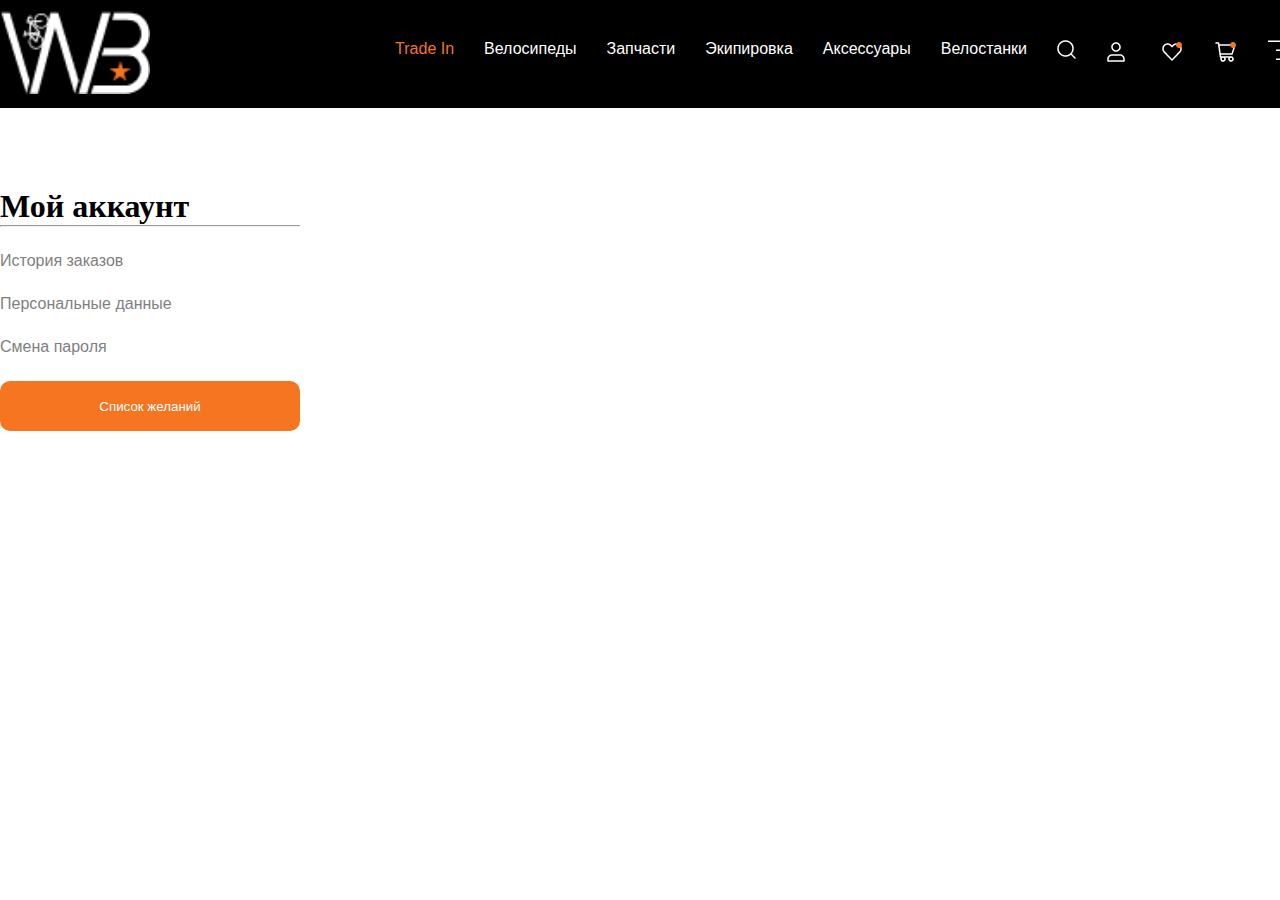
<file: pages/search.html>
<!DOCTYPE html>
<html lang="en">

<head>
    <meta charset="UTF-8">
    <meta name="viewport" content="width=device-width, initial-scale=1.0">
    <title>Search</title>
    <link rel="stylesheet" href="../style.css">
</head>

<body>
    <header>
        <div class="container black">
            <a href="../index.html">
                <img src="./Слой 2 (2) 2 (1).png" alt="logo" width="150px">
            </a>
            <ul class="box">
                <li>
                    <a href="/" style="color: #F57520;">Trade In</a>
                </li>
                <li>
                    <a href="./Велосипеды.html">Велосипеды</a>
                </li>
                <li>
                    <a href="./Запчасти.html">Запчасти</a>
                </li>
                <li>
                    <a href="./Экипировка.html">Экипировка</a>
                </li>
                <li>
                    <a href="./Аксессуары.html">Аксессуары</a>
                </li>
                <li>
                    <a href="./Велостанки.html">Велостанки</a>
                </li>
                <li>
                    <a href="./search.html"><img src="./Group (1).png" alt="search"></a>
                </li>
                <li>
                    <a href="./user.html"><img src="./user1 (1).png" alt="user"></a>
                </li>
                <li>
                    <a href="./layk.html"><img src="./Frame 31 (1).png" alt=""></a>
                </li>
                <li>
                    <a href="./korzina.html"><img src="./cart4.png" alt=""></a>
                </li>
                <li>
                    <a href=""><img src="./Frame 62 (1).png" alt=""></a>
                </li>
            </ul>
        </div>
    </header>
    <main>
        <sectionv class="main">
            <div class="container">
                <div class="main-class1">
                    <h1 class="main-title1">Мой аккаунт</h1>
                    <hr>
                    <p class="main-subtitle1">История заказов</p>
                    <p class="main-subtitle2">Персональные данные</p>
                    <p class="main-subtitle3">Смена пароля</p>
                    <div>
                        <button class="main-btn">Список желаний</button>
                    </div>
                </div>
            </div>
        </section>
    </main>

</body>

</html>
</file>
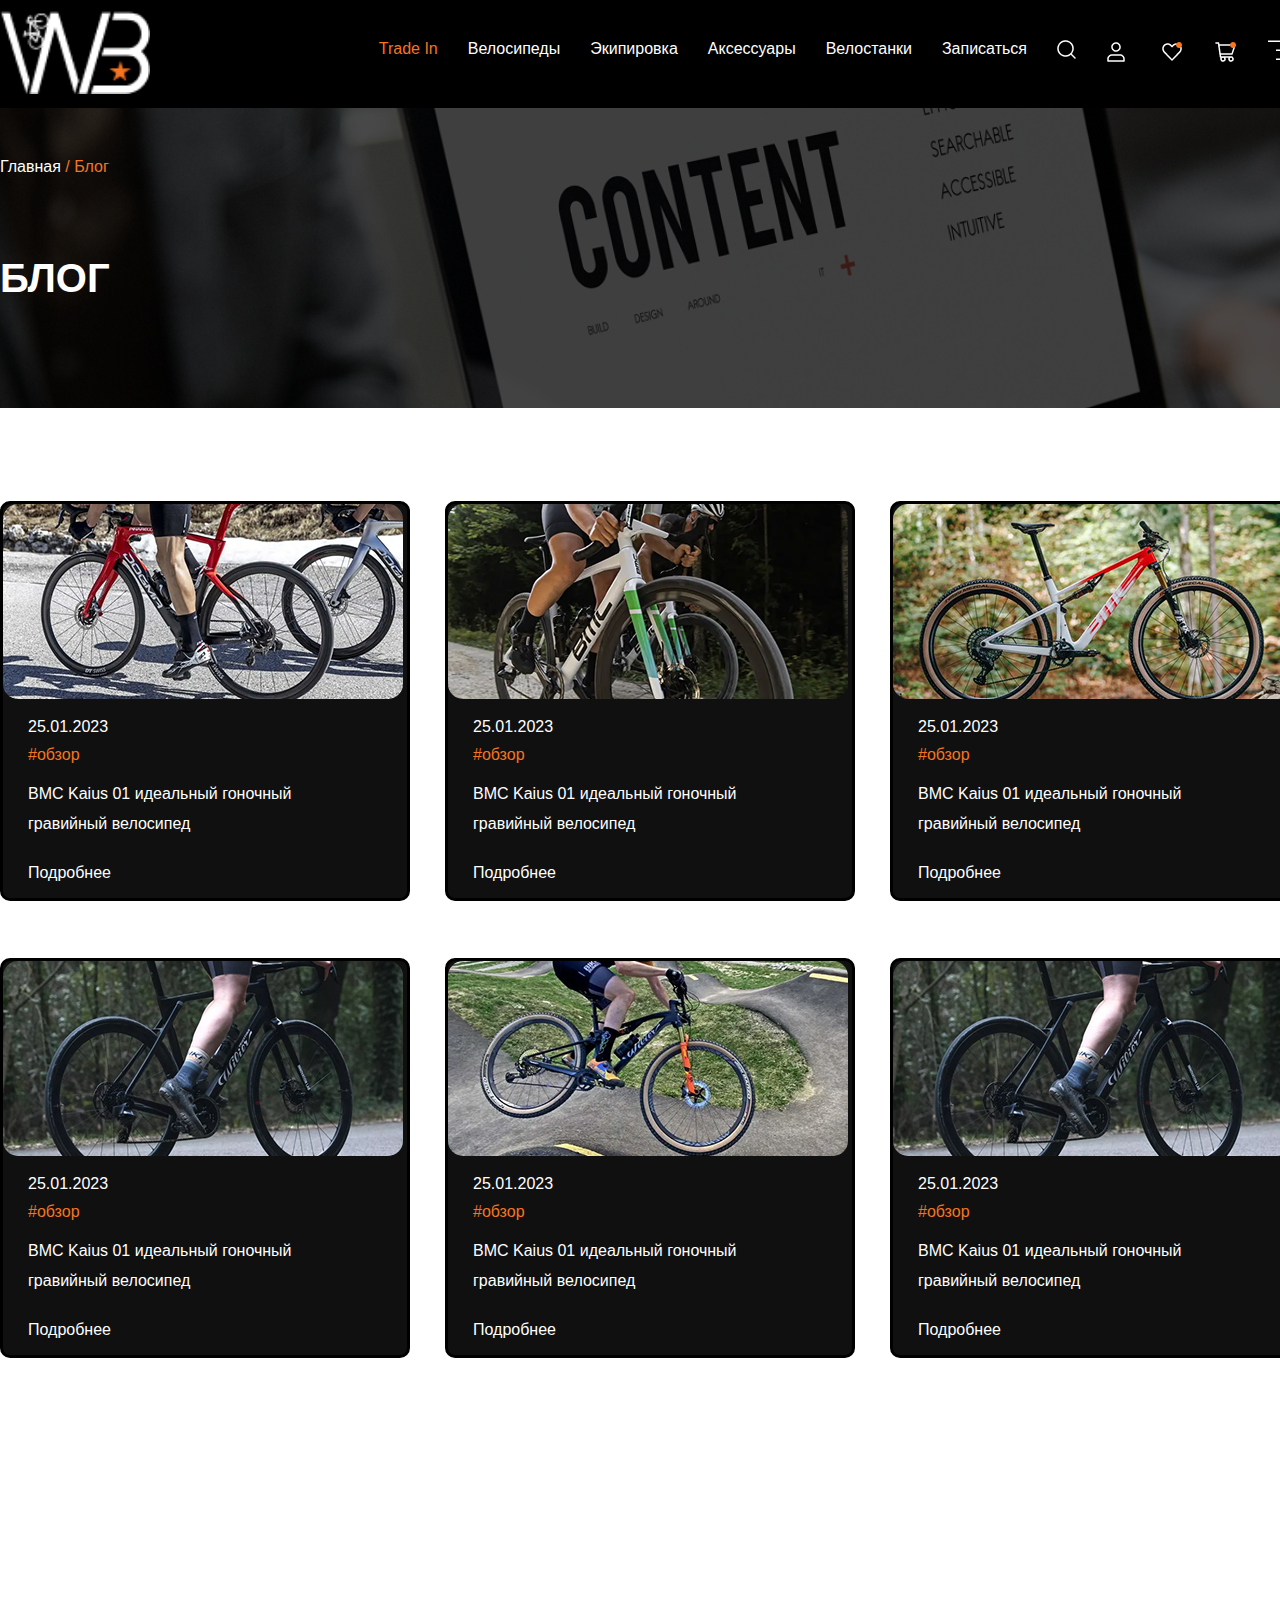
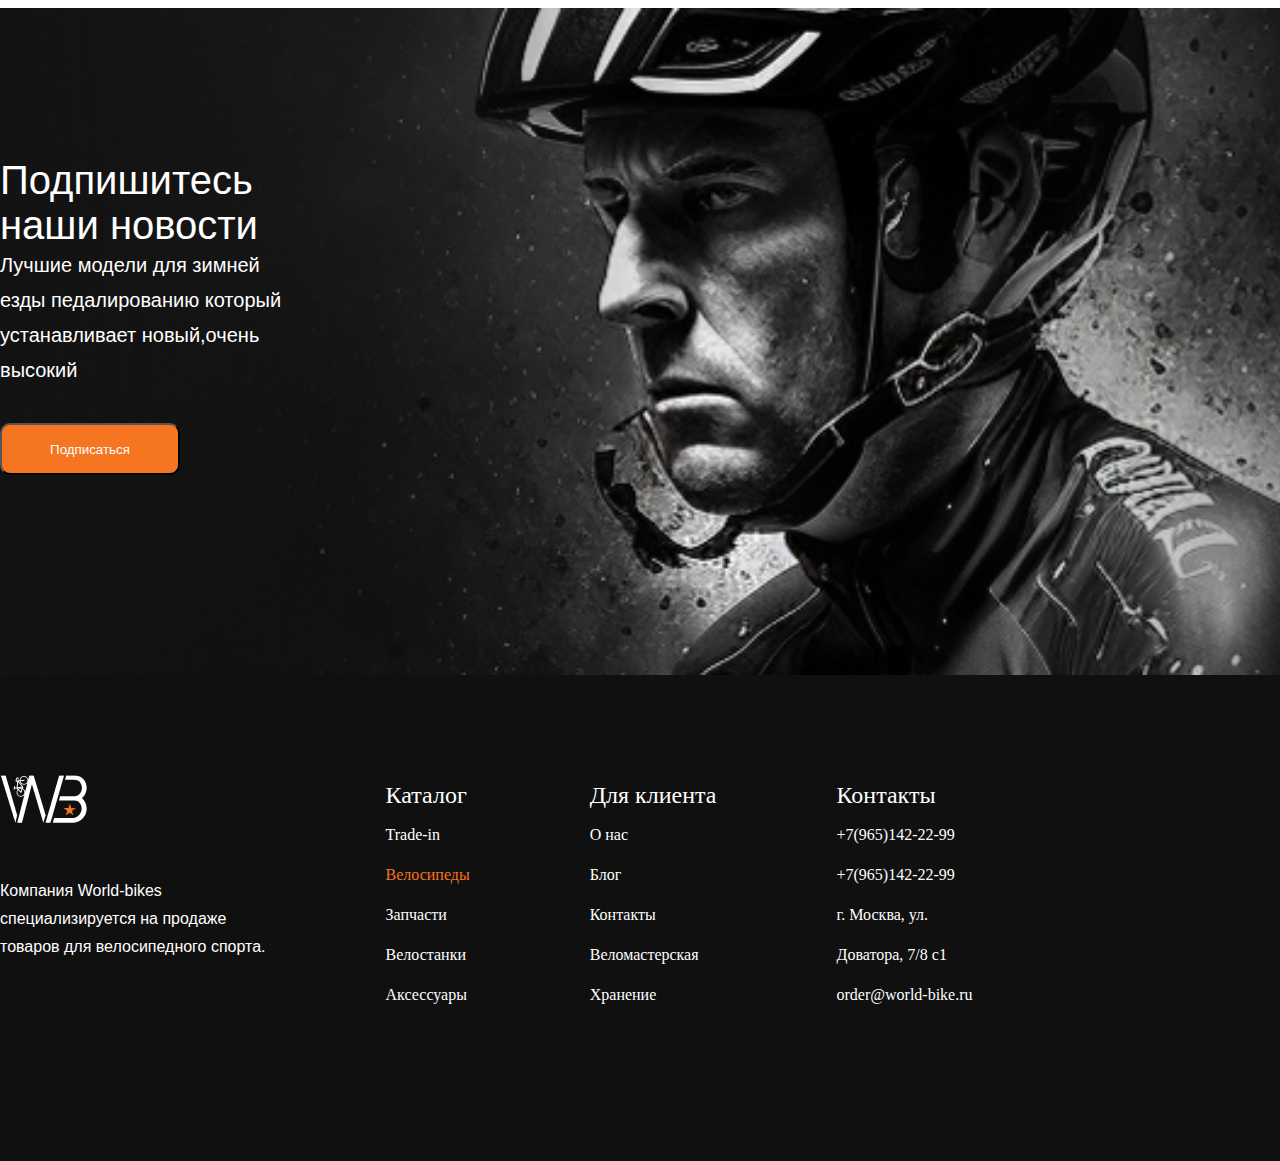
<file: pages/user.html>
<!DOCTYPE html>
<html lang="en">

<head>
    <meta charset="UTF-8">
    <meta name="viewport" content="width=device-width, initial-scale=1.0">
    <title>User</title>
    <link rel="stylesheet" href="../style.css">
</head>

<body>
    <header>
        <div class="container black">
            <a href="../index.html">
                <img src="./Слой 2 (2) 2 (1).png" alt="logo" width="150px">
            </a>
            <ul class="box">
                <li>
                    <a href="/" style="color: #F57520;">Trade In</a>
                </li>
                <li>
                    <a href="./Велосипеды.html">Велосипеды</a>
                </li>
                <li>
                    <a href="./Экипировка.html">Экипировка</a>
                </li>
                <li>
                    <a href="./Аксессуары.html">Аксессуары</a>
                </li>
                <li>
                    <a href="./Велостанки.html">Велостанки</a>
                </li>
                <li>
                    <a href="./записаться.html">Записаться</a>
                </li>
                <li>
                    <a href="./search.html"><img src="./Group (1).png" alt="search"></a>
                </li>
                <li>
                    <a href="./user.html"><img src="./user1 (1).png" alt="user"></a>
                </li>
                <li>
                    <a href="./layk.html"><img src="./Frame 31 (1).png" alt=""></a>
                </li>
                <li>
                    <a href="./korzina.html"><img src="./cart4.png" alt=""></a>
                </li>
                <li>
                    <a href=""><img src="./Frame 62 (1).png" alt=""></a>
                </li>
            </ul>
        </div>
    </header>
    <main>
        <section id="con">
            <div class="container">
                <p class="con-title"><a href="../index.html"><span style="color: white;">Главная</span></a><a
                        href="./user.html"> <span style="color: #F57520;">/ Блог</span></a></p>
                <h1 class="con-title2">Блог</h1>
                <div class="con-class">
                    <div class="card2">
                        <img src="./photo/Frame 87 (4).png" alt="rasim" class="img1">
                        <p class="card_1">25.01.2023</p>
                        <p class="card_3">#обзор</p>
                        <p class="card_4">BMC Kaius 01 идеальный гоночный <br>гравийный велосипед</p>
                        <div>
                            <p class="card_5">Подробнее</p>
                        </div>
                    </div>
                    <div class="card2">
                        <img src="./photo/Frame 87 (5).png" alt="rasim" class="img1">
                        <p class="card_1">25.01.2023</p>
                        <p class="card_3">#обзор</p>
                        <p class="card_4">BMC Kaius 01 идеальный гоночный <br>гравийный велосипед</p>
                        <div>
                            <p class="card_5">Подробнее</p>
                        </div>
                    </div>
                    <div class="card2">
                        <img src="./photo/Frame 87 (9).png" alt="rasim" class="img1">
                        <p class="card_1">25.01.2023</p>
                        <p class="card_3">#обзор</p>
                        <p class="card_4">BMC Kaius 01 идеальный гоночный <br>гравийный велосипед</p>
                        <div>
                            <p class="card_5">Подробнее</p>
                        </div>
                    </div>
                </div>
        </section>
        <section>
            <div class="container nol">
                <div class="con-class">
                    <div class="card2">
                        <img src="./photo/Frame 87 (10).png" alt="rasim" class="img1">
                        <p class="card_1">25.01.2023</p>
                        <p class="card_3">#обзор</p>
                        <p class="card_4">BMC Kaius 01 идеальный гоночный <br>гравийный велосипед</p>
                        <div>
                            <p class="card_5">Подробнее</p>
                        </div>
                    </div>
                    <div class="card2">
                        <img src="./photo/Frame 87 (11).png" alt="rasim" class="img1">
                        <p class="card_1">25.01.2023</p>
                        <p class="card_3">#обзор</p>
                        <p class="card_4">BMC Kaius 01 идеальный гоночный <br>гравийный велосипед</p>
                        <div>
                            <p class="card_5">Подробнее</p>
                        </div>
                    </div>
                    <div class="card2">
                        <img src="./photo/Frame 87 (10).png" alt="rasim" class="img1">
                        <p class="card_1">25.01.2023</p>
                        <p class="card_3">#обзор</p>
                        <p class="card_4">BMC Kaius 01 идеальный гоночный <br>гравийный велосипед</p>
                        <div>
                            <p class="card_5">Подробнее</p>
                        </div>
                    </div>
                </div>
        </section>
    </main>
    <footer>
        <section id="hero8">
            <div class="container">
                <div class="hero-clean">
                    <p class="hero-title8">Подпишитесь <br> наши новости </p>
                    <p class="hero-subtitle8">Лучшие модели для зимней <br> езды педалированию который <br>
                        устанавливает новый,очень <br>высокий</p>
                    <div>
                        <a href="https://world-bike.ru/"><button class="hero-btn">Подписаться</button></a>
                    </div>
                </div>

            </div>
        </section>
        <section id="hero9">
            <div class="container who">
                <div class="novbar">
                    <img src="./photo/Слой 2 (1).png" alt="logo">
                    <p class="hero-subtitle9">Компания World-bikes <br> специализируется на продаже <br> товаров для
                        велосипедного спорта.</p>
                </div>
                <ul class="hero-ul">
                    <li style="font-size: 24px;">Каталог</li>
                    <li>Trade-in</li>
                    <li style="color: #F57520;">Велосипеды</li>
                    <li>Запчасти</li>
                    <li>Велостанки</li>
                    <li>Аксессуары</li>
                </ul>
                <ul class="hero-ul">
                    <li style="font-size: 24px;">Для клиента</li>
                    <li>О нас</li>
                    <li>Блог</li>
                    <li>Контакты</li>
                    <li>Веломастерская</li>
                    <li>Хранение</li>
                </ul>
                <ul class="hero-ul">
                    <li style="font-size: 24px;">Контакты</li>
                    <li>+7(965)142-22-99 <br>+7(965)142-22-99 </li>
                    <li>г. Москва, ул. <br> Доватора, 7/8 с1</li>
                    <li>order@world-bike.ru</li>
                </ul>
            </div>
        </section>
    </footer>

</body>

</html>
</file>
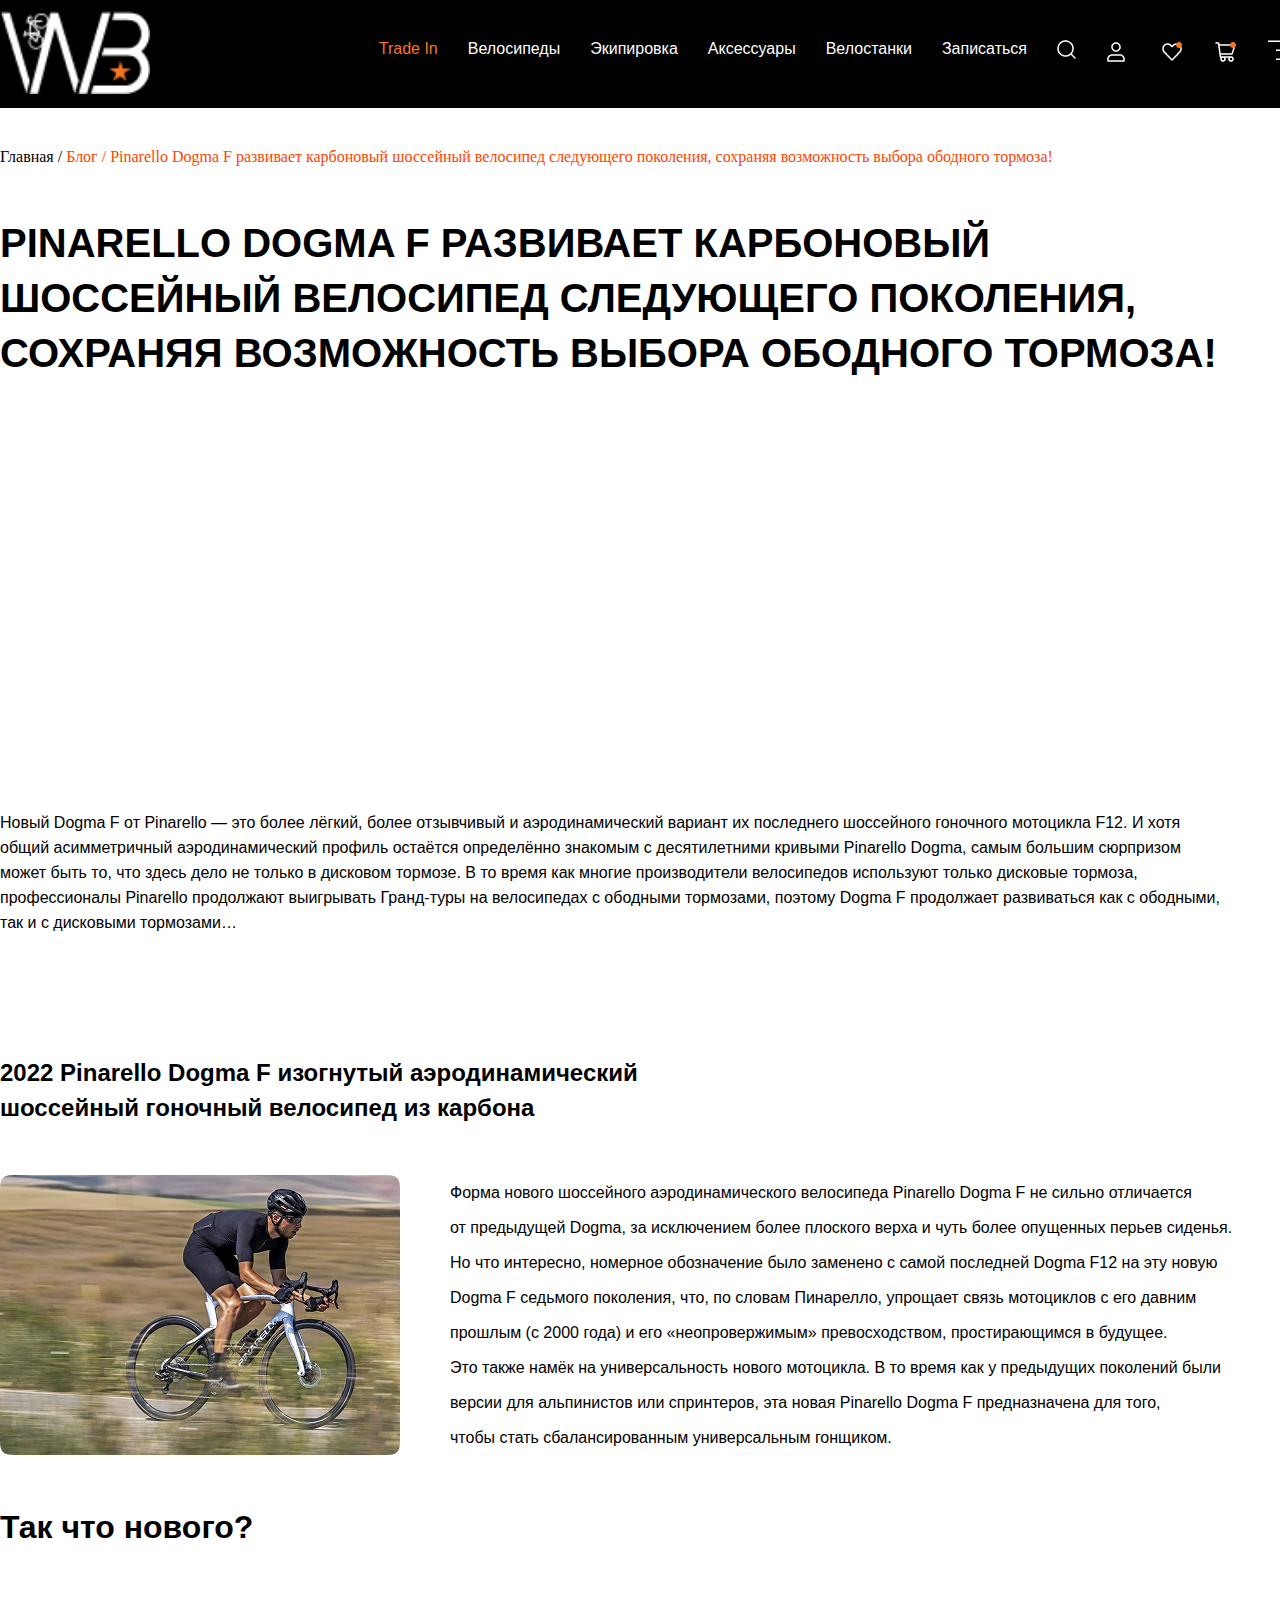
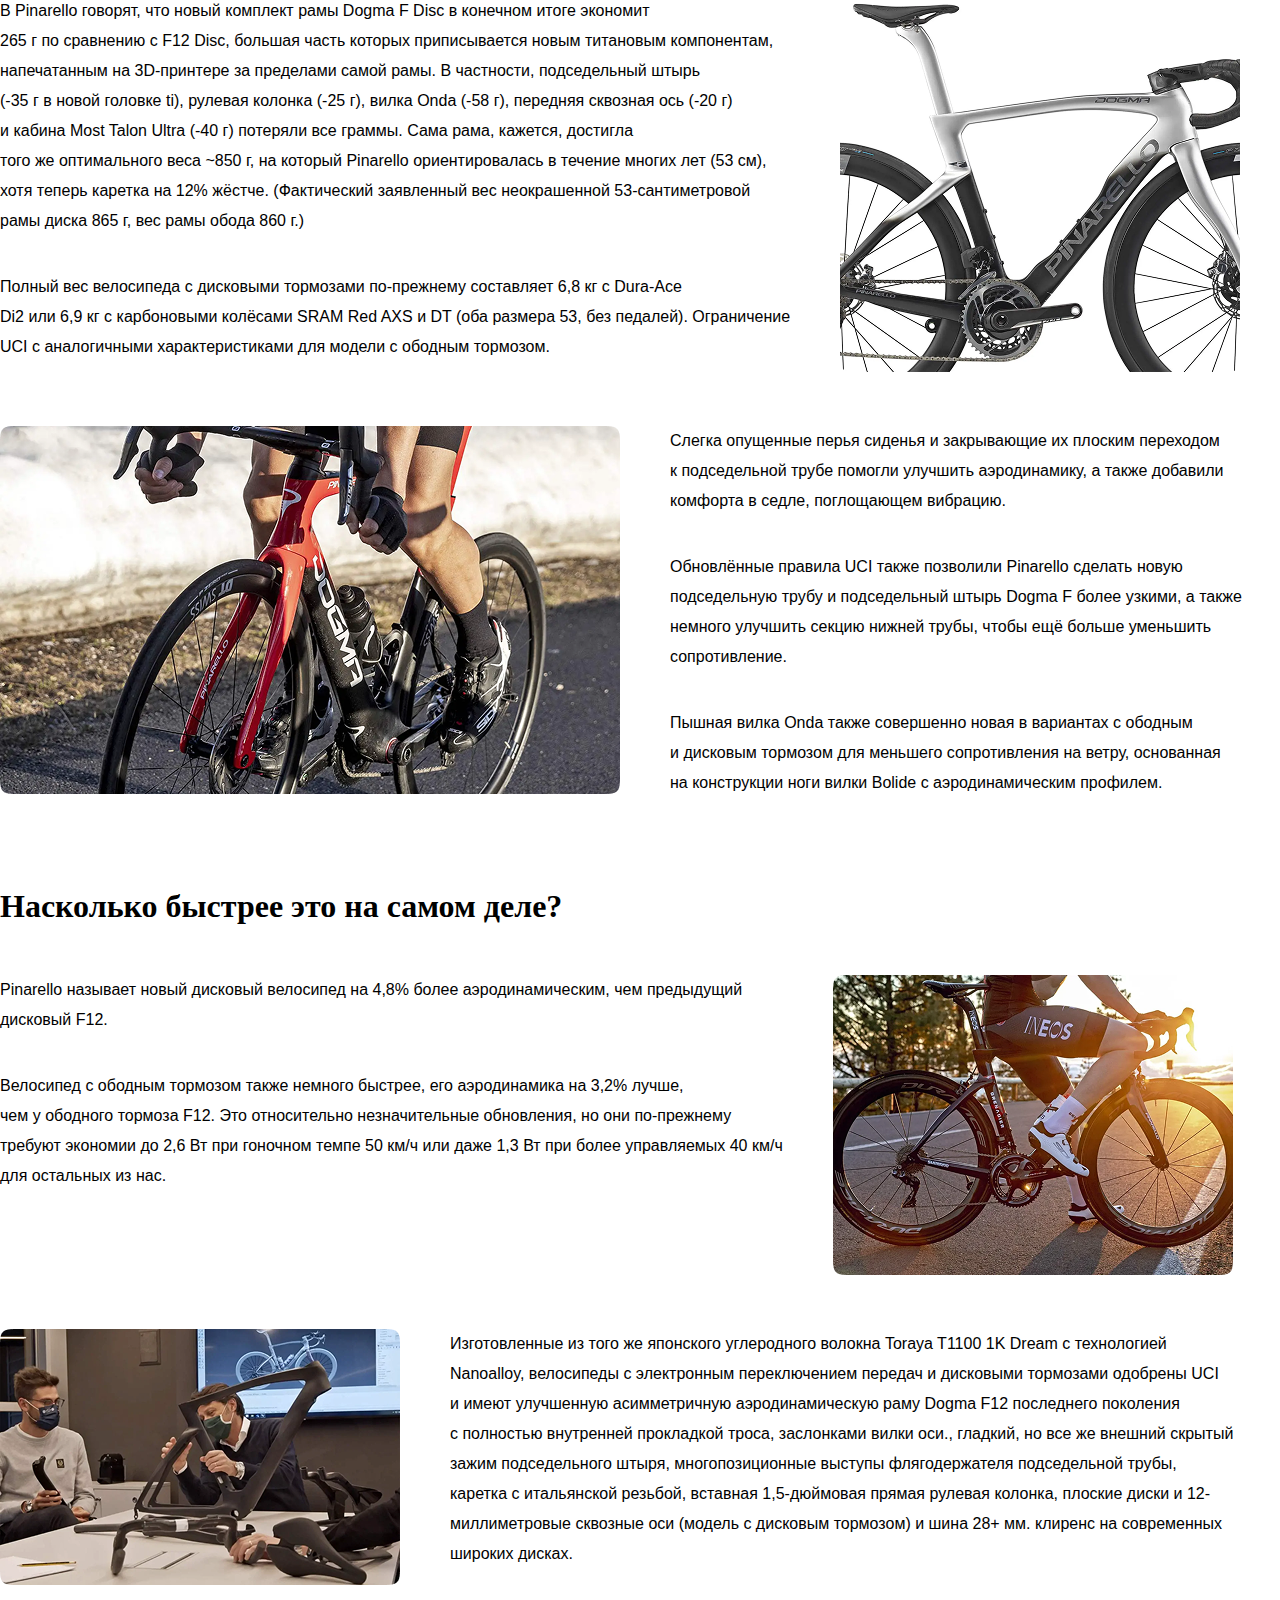
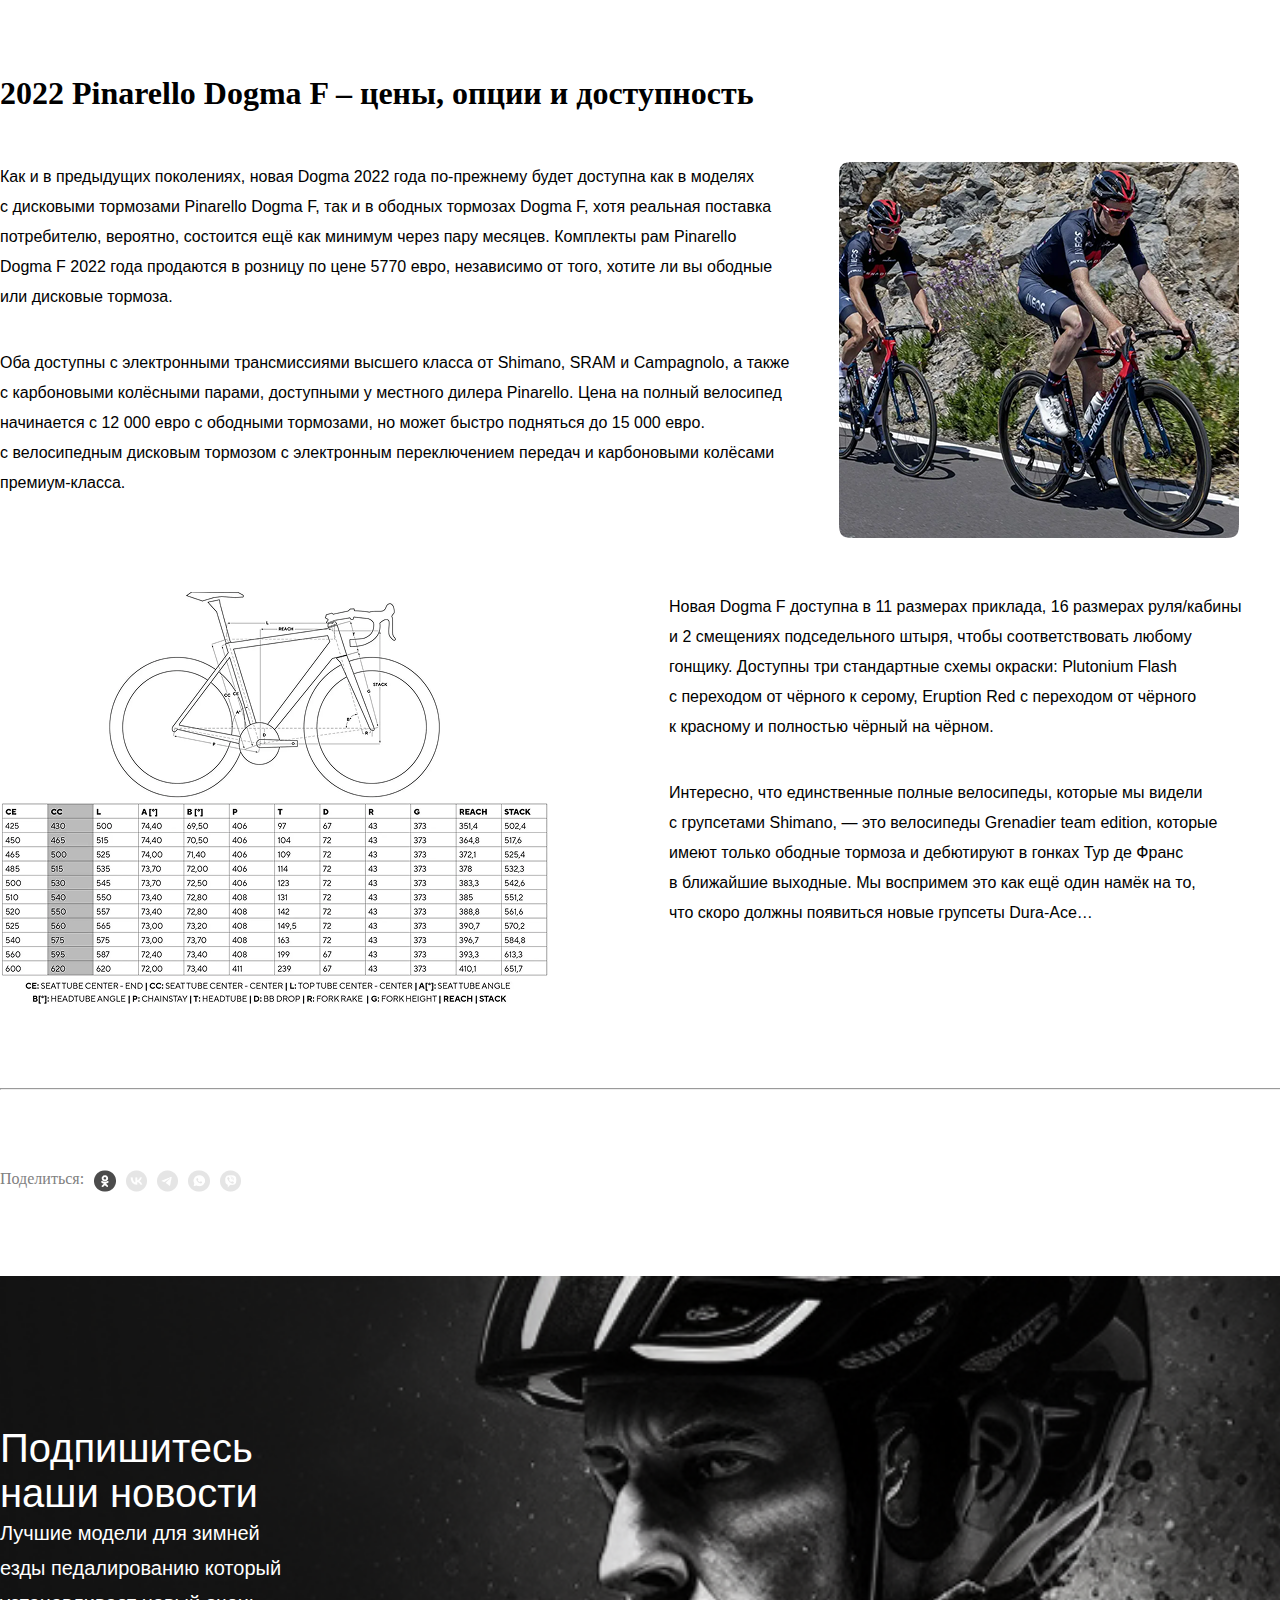
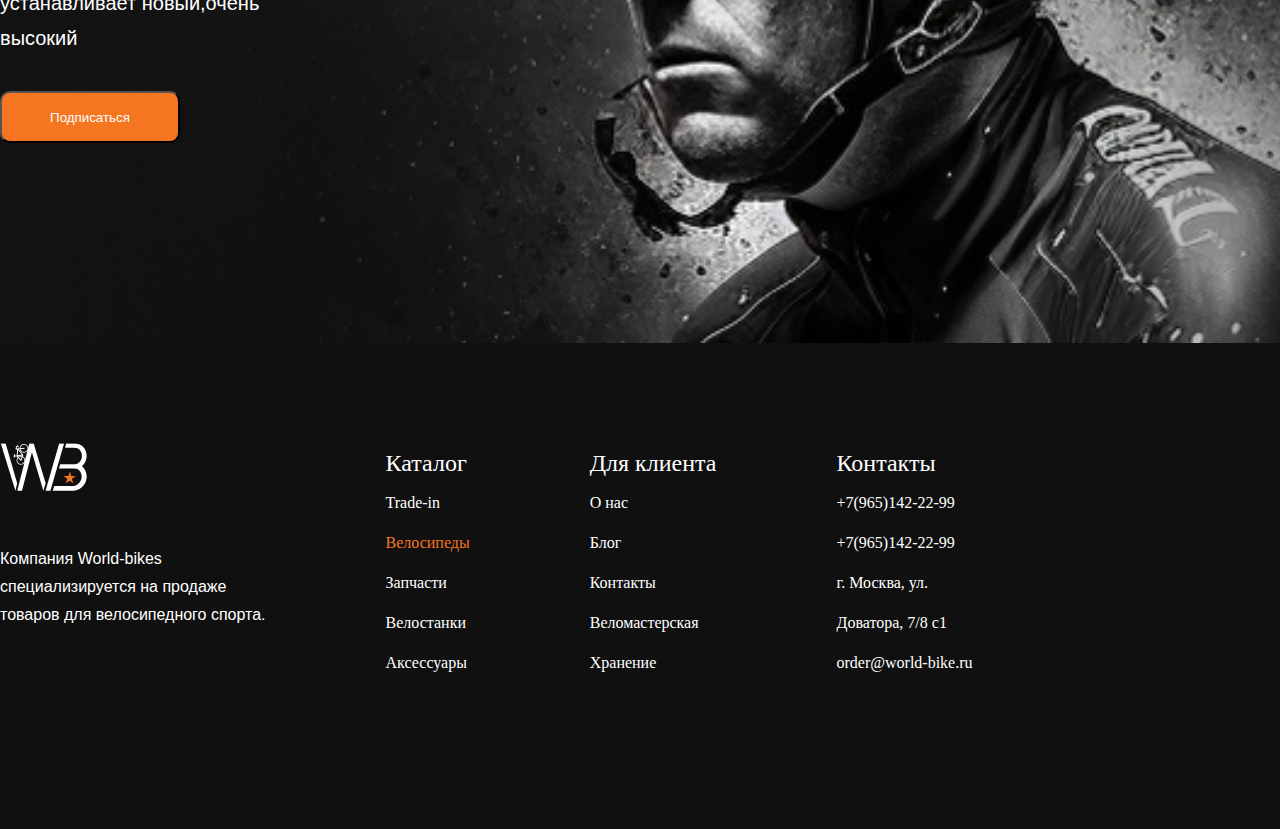
<file: pages/Аксессуары.html>
<!DOCTYPE html>
<html lang="en">

<head>
    <meta charset="UTF-8">
    <meta name="viewport" content="width=device-width, initial-scale=1.0">
    <title>Аксессуары</title>
    <link rel="stylesheet" href="../style.css">
</head>

<body>
    <header>
        <div class="container black">
            <a href="../index.html">
                <img src="./Слой 2 (2) 2 (1).png" alt="logo" width="150px">
            </a>
            <ul class="box">
                <li>
                    <a href="/" style="color: #F57520;">Trade In</a>
                </li>
                <li>
                    <a href="./Велосипеды.html">Велосипеды</a>
                </li>
                <li>
                    <a href="./Экипировка.html">Экипировка</a>
                </li>
                <li>
                    <a href="./Аксессуары.html">Аксессуары</a>
                </li>
                <li>
                    <a href="./Велостанки.html">Велостанки</a>
                </li>
                <li>
                    <a href="./записаться.html">Записаться</a>
                </li>
                <li>
                    <a href="./search.html"><img src="./Group (1).png" alt="search"></a>
                </li>
                <li>
                    <a href="./user.html"><img src="./user1 (1).png" alt="user"></a>
                </li>
                <li>
                    <a href="./layk.html"><img src="./Frame 31 (1).png" alt=""></a>
                </li>
                <li>
                    <a href="./korzina.html"><img src="./cart4.png" alt=""></a>
                </li>
                <li>
                    <a href=""><img src="./Frame 62 (1).png" alt=""></a>
                </li>
            </ul>
        </div>
    </header>
    <main>
        <section id=" head">
            <div class="container">
                <p class="head-subtitle1">Главная / <span style="color:  orangered;"> Блог / Pinarello Dogma F развивает
                        карбоновый шоссейный велосипед следующего поколения,
                        сохраняя возможность выбора ободного тормоза!</span></p>
                <div>
                    <h1 class="head-title1">Pinarello Dogma F развивает карбоновый <br> шоссейный велосипед следующего
                        поколения, <br> сохраняя
                        возможность выбора ободного тормоза!</h1>
                </div>
                <div>
                    <iframe class="head-videos" width="560" height="315"
                        src="https://www.youtube.com/embed/dfLPPFL8DUI?si=Bi5tqSArqFwA16Ev" title="YouTube video player"
                        frameborder="0"
                        allow="accelerometer; autoplay; clipboard-write; encrypted-media; gyroscope; picture-in-picture; web-share"
                        referrerpolicy="strict-origin-when-cross-origin" allowfullscreen></iframe>
                </div>
                <div>
                    <p class="head-subtitle2">Новый Dogma F от Pinarello — это более лёгкий, более отзывчивый
                        и аэродинамический вариант
                        их последнего шоссейного гоночного мотоцикла F12. И хотя <br> общий асимметричный
                        аэродинамический
                        профиль остаётся определённо знакомым с десятилетними кривыми Pinarello Dogma, самым большим
                        сюрпризом <br> может быть то, что здесь дело не только в дисковом тормозе. В то время как многие
                        производители велосипедов используют только дисковые тормоза,<br> профессионалы Pinarello
                        продолжают
                        выигрывать Гранд-туры на велосипедах с ободными тормозами, поэтому Dogma F продолжает
                        развиваться как с ободными, так и с дисковыми тормозами…</p>
                </div>
            </div>

        </section>
        <section id="head2">
            <div class="container">
                <h2 class="head-subtitle3">2022 Pinarello Dogma F изогнутый аэродинамический <br> шоссейный гоночный
                    велосипед из карбона</h2>
                <div class="head-class1">
                    <div>
                        <img src="./photo/Frame 483.png" alt="rasim">
                    </div>
                    <div>
                        <p class="head-subtitle4">Форма нового шоссейного аэродинамического велосипеда Pinarello Dogma F
                            не сильно отличается <br>
                            от предыдущей Dogma, за исключением более плоского верха и чуть более опущенных перьев
                            сиденья. <br>
                            Но что интересно, номерное обозначение было заменено с самой последней Dogma
                            F12 на эту новую <br>
                            Dogma F седьмого поколения, что, по словам Пинарелло, упрощает связь мотоциклов с его давним
                            <br>
                            прошлым (с 2000 года) и его «неопровержимым» превосходством, простирающимся в будущее.
                        </p>
                        <p class="head-subtitle4">Это также намёк на универсальность нового мотоцикла. В то время
                            как у предыдущих поколений
                            были <br>версии для альпинистов или спринтеров, эта новая Pinarello Dogma F предназначена
                            для того, <br> чтобы стать сбалансированным универсальным гонщиком.</p>
                    </div>
                </div>
            </div>

        </section>
        <section id="head3">
            <div class="container">
                <h1 class="head-title5">Так что нового?</h1>
                <div class="head-class2">
                    <div>
                        <p class="head-subtitle5">В Pinarello говорят, что новый комплект рамы Dogma F Disc в конечном
                            итоге экономит <br>
                            265 г по сравнению с F12 Disc, большая часть которых приписывается новым титановым
                            компонентам,<br> напечатанным на 3D-принтере за пределами самой рамы. В частности,
                            подседельный
                            штырь <br> (-35 г в новой головке ti), рулевая колонка (-25 г), вилка Onda (-58 г), передняя
                            сквозная ось (-20 г) <br> и кабина Most Talon Ultra (-40 г) потеряли все граммы. Сама рама,
                            кажется, достигла <br> того же оптимального веса ~850 г, на который Pinarello
                            ориентировалась
                            в течение многих лет (53 см),<br> хотя теперь каретка на 12% жёстче. (Фактический заявленный
                            вес неокрашенной 53-сантиметровой <br> рамы диска 865 г, вес рамы обода 860 г.)</p> <br>
                        <br>
                        <p class="head-subtitle5">Полный вес велосипеда с дисковыми тормозами по-прежнему составляет
                            6,8 кг с Dura-Ace <br>
                            Di2 или 6,9 кг с карбоновыми колёсами SRAM Red AXS и DT (оба размера 53, без педалей).
                            Ограничение <br> UCI с аналогичными характеристиками для модели с ободным тормозом.</p>
                    </div>
                    <div>
                        <img src="./photo/Frame 486.png" alt="rasim" width="400px" height="376px">
                    </div>
                </div>
            </div>
        </section>
        <section id="head4">
            <div class="container">
                <div class="head-class3">
                    <div>
                        <img src="./photo/IMAGE (3).png" alt="rasim" width="620px" height="368px">
                    </div>
                    <div>
                        <p class="head-subtitle6">Слегка опущенные перья сиденья и закрывающие их плоским переходом <br>
                            к подседельной трубе
                            помогли улучшить аэродинамику, а также добавили <br> комфорта в седле, поглощающем вибрацию.
                        </p> <br> <br>
                        <p class="head-subtitle6">Обновлённые правила UCI также позволили Pinarello сделать новую <br>
                            подседельную трубу
                            и подседельный штырь Dogma F более узкими, а также <br> немного улучшить секцию нижней
                            трубы,
                            чтобы ещё больше уменьшить <br> сопротивление.</p> <br> <br>
                        <p class="head-subtitle6">Пышная вилка Onda также совершенно новая в вариантах с ободным <br>
                            и дисковым тормозом
                            для меньшего сопротивления на ветру, основанная <br> на конструкции ноги вилки Bolide
                            с аэродинамическим профилем.</p>
                    </div>
                </div>
            </div>
        </section>
        <section id="head5">
            <div class="container">
                <div>
                    <h1 class="head-title6">Насколько быстрее это на самом деле?</h1>
                </div>
                <div class="head-class3">
                    <div>
                        <p class="head-subtitle6">Pinarello называет новый дисковый велосипед на 4,8% более
                            аэродинамическим, чем предыдущий
                            <br>
                            дисковый F12.
                        </p> <br> <br>
                        <p class="head-subtitle6">Велосипед с ободным тормозом также немного быстрее, его аэродинамика
                            на 3,2% лучше, <br>
                            чем у ободного тормоза F12. Это относительно незначительные обновления, но они по-прежнему
                            <br>
                            требуют экономии до 2,6 Вт при гоночном темпе 50 км/ч или даже 1,3 Вт при более управляемых
                            40 км/ч <br> для остальных из нас.
                        </p>
                    </div>
                    <div>
                        <img src="./photo/Frame 486 (1).png" alt="rasim">
                    </div>
                </div>
            </div>
        </section>
        <section id="head6">
            <div class="container">
                <div class="head-class3">
                    <img src="./photo/Frame 497.png" alt="rasim">
                    <div>
                        <p class="head-subtitle6">Изготовленные из того же японского углеродного волокна Toraya T1100 1K
                            Dream с технологией <br>
                            Nanoalloy, велосипеды с электронным переключением передач и дисковыми тормозами одобрены UCI
                            <br>
                            и имеют улучшенную асимметричную аэродинамическую раму Dogma F12 последнего поколения <br>
                            с полностью внутренней прокладкой троса, заслонками вилки оси., гладкий, но все же внешний
                            скрытый <br> зажим подседельного штыря, многопозиционные выступы флягодержателя подседельной
                            трубы,<br> каретка с итальянской резьбой, вставная 1,5-дюймовая прямая рулевая колонка,
                            плоские
                            диски и 12- <br>миллиметровые сквозные оси (модель с дисковым тормозом) и шина 28+ мм.
                            клиренс
                            на современных <br> широких дисках.
                        </p>
                    </div>
                </div>
            </div>
        </section>
        <section id="head7">
            <div class="container">
                <h1 class="head-title6">2022 Pinarello Dogma F – цены, опции и доступность</h1>
                <div class="head-class3">
                    <div>
                        <p class="head-subtitle6">Как и в предыдущих поколениях, новая Dogma 2022 года по-прежнему будет
                            доступна как в моделях
                            <br>
                            с дисковыми тормозами Pinarello Dogma F, так и в ободных тормозах Dogma F, хотя реальная
                            поставка <br> потребителю, вероятно, состоится ещё как минимум через пару месяцев. Комплекты
                            рам Pinarello <br> Dogma F 2022 года продаются в розницу по цене 5770 евро, независимо
                            от того,
                            хотите ли вы ободные <br>или дисковые тормоза.
                        </p> <br> <br>
                        <p class="head-subtitle6">Оба доступны с электронными трансмиссиями высшего класса от Shimano,
                            SRAM и Campagnolo,
                            а также <br> с карбоновыми колёсными парами, доступными у местного дилера Pinarello. Цена
                            на полный велосипед <br> начинается с 12 000 евро с ободными тормозами, но может быстро
                            подняться
                            до 15 000 евро. <br> с велосипедным дисковым тормозом с электронным переключением передач
                            и карбоновыми колёсами <br> премиум-класса.</p>
                    </div>
                    <div>
                        <img src="./photo/Frame 499 (1).png" alt="">
                    </div>
                </div>
            </div>
        </section>
        <section id="head8">
            <div class="container">
                <div class="head-class4">
                    <div>
                        <img src="./photo/IMAGE (4).png" alt="rasim">
                    </div>
                    <div>
                        <p class="head-subtitle6">Новая Dogma F доступна в 11 размерах приклада, 16 размерах руля/кабины
                            <br> и 2 смещениях
                            подседельного штыря, чтобы соответствовать любому <br> гонщику. Доступны три стандартные
                            схемы
                            окраски: Plutonium Flash <br> с переходом от чёрного к серому, Eruption Red с переходом
                            от чёрного <br> к красному и полностью чёрный на чёрном.
                        </p> <br> <br>
                        <p class="head-subtitle6">Интересно, что единственные полные велосипеды, которые мы видели <br>
                            с групсетами Shimano, —
                            это велосипеды Grenadier team edition, которые <br>имеют только ободные тормоза и дебютируют
                            в гонках Тур де Франс <br> в ближайшие выходные. Мы воспримем это как ещё один намёк
                            на то,<br>
                            что скоро должны появиться новые групсеты Dura-Ace…</p>
                    </div>
                </div>
                <hr>
            </div>
        </section>
        <section id="head9">
            <div class="container">
                <div class="head-class5">
                    <div>
                        <p class="head-subtitle7">Поделиться:</p>
                    </div>
                    <div>
                        <a href="https://vk.com/"> <img src="./photo/socials.png" alt="logo"></a>
                    </div>
                    <div>
                        <a href="https://vk.com/"><img src="./photo/socials (1).png" alt="logo"></a>
                    </div>
                    <div>
                        <a href="https://t.me/world_bikeshop"> <img src="./photo/socials (2).png" alt="logo"></a>
                    </div>
                    <div>
                        <a href="https://whatsgroupslink.com/bike-whatsapp-group-links/"> <img
                                src="./photo/socials (3).png" alt=""></a>
                    </div>
                    <div>
                        <a href="https://whatsgroupslink.com/bike-whatsapp-group-links/"><img
                                src="./photo/socials (4).png" alt=""></a>
                    </div>
                </div>
            </div>
        </section>
    </main>
    <footer>
        <section id="hero8">
            <div class="container">
                <div class="hero-clean">
                    <p class="hero-title8">Подпишитесь <br> наши новости </p>
                    <p class="hero-subtitle8">Лучшие модели для зимней <br> езды педалированию который <br>
                        устанавливает новый,очень <br>высокий</p>
                    <div>
                        <a href="https://world-bike.ru/"> <button class="hero-btn">Подписаться</button></a>
                    </div>
                </div>

            </div>
        </section>
        <section id="hero9">
            <div class="container who">
                <div class="novbar">
                    <img src="./photo/Слой 2 (1).png" alt="logo">
                    <p class="hero-subtitle9">Компания World-bikes <br> специализируется на продаже <br> товаров для
                        велосипедного спорта.</p>
                </div>
                <ul class="hero-ul">
                    <li style="font-size: 24px;">Каталог</li>
                    <li>Trade-in</li>
                    <li style="color: #F57520;">Велосипеды</li>
                    <li>Запчасти</li>
                    <li>Велостанки</li>
                    <li>Аксессуары</li>
                </ul>
                <ul class="hero-ul">
                    <li style="font-size: 24px;">Для клиента</li>
                    <li>О нас</li>
                    <li>Блог</li>
                    <li>Контакты</li>
                    <li>Веломастерская</li>
                    <li>Хранение</li>
                </ul>
                <ul class="hero-ul">
                    <li style="font-size: 24px;">Контакты</li>
                    <li>+7(965)142-22-99 <br>+7(965)142-22-99 </li>
                    <li>г. Москва, ул. <br> Доватора, 7/8 с1</li>
                    <li>order@world-bike.ru</li>
                </ul>
            </div>
        </section>
    </footer>

</body>

</html>
</file>
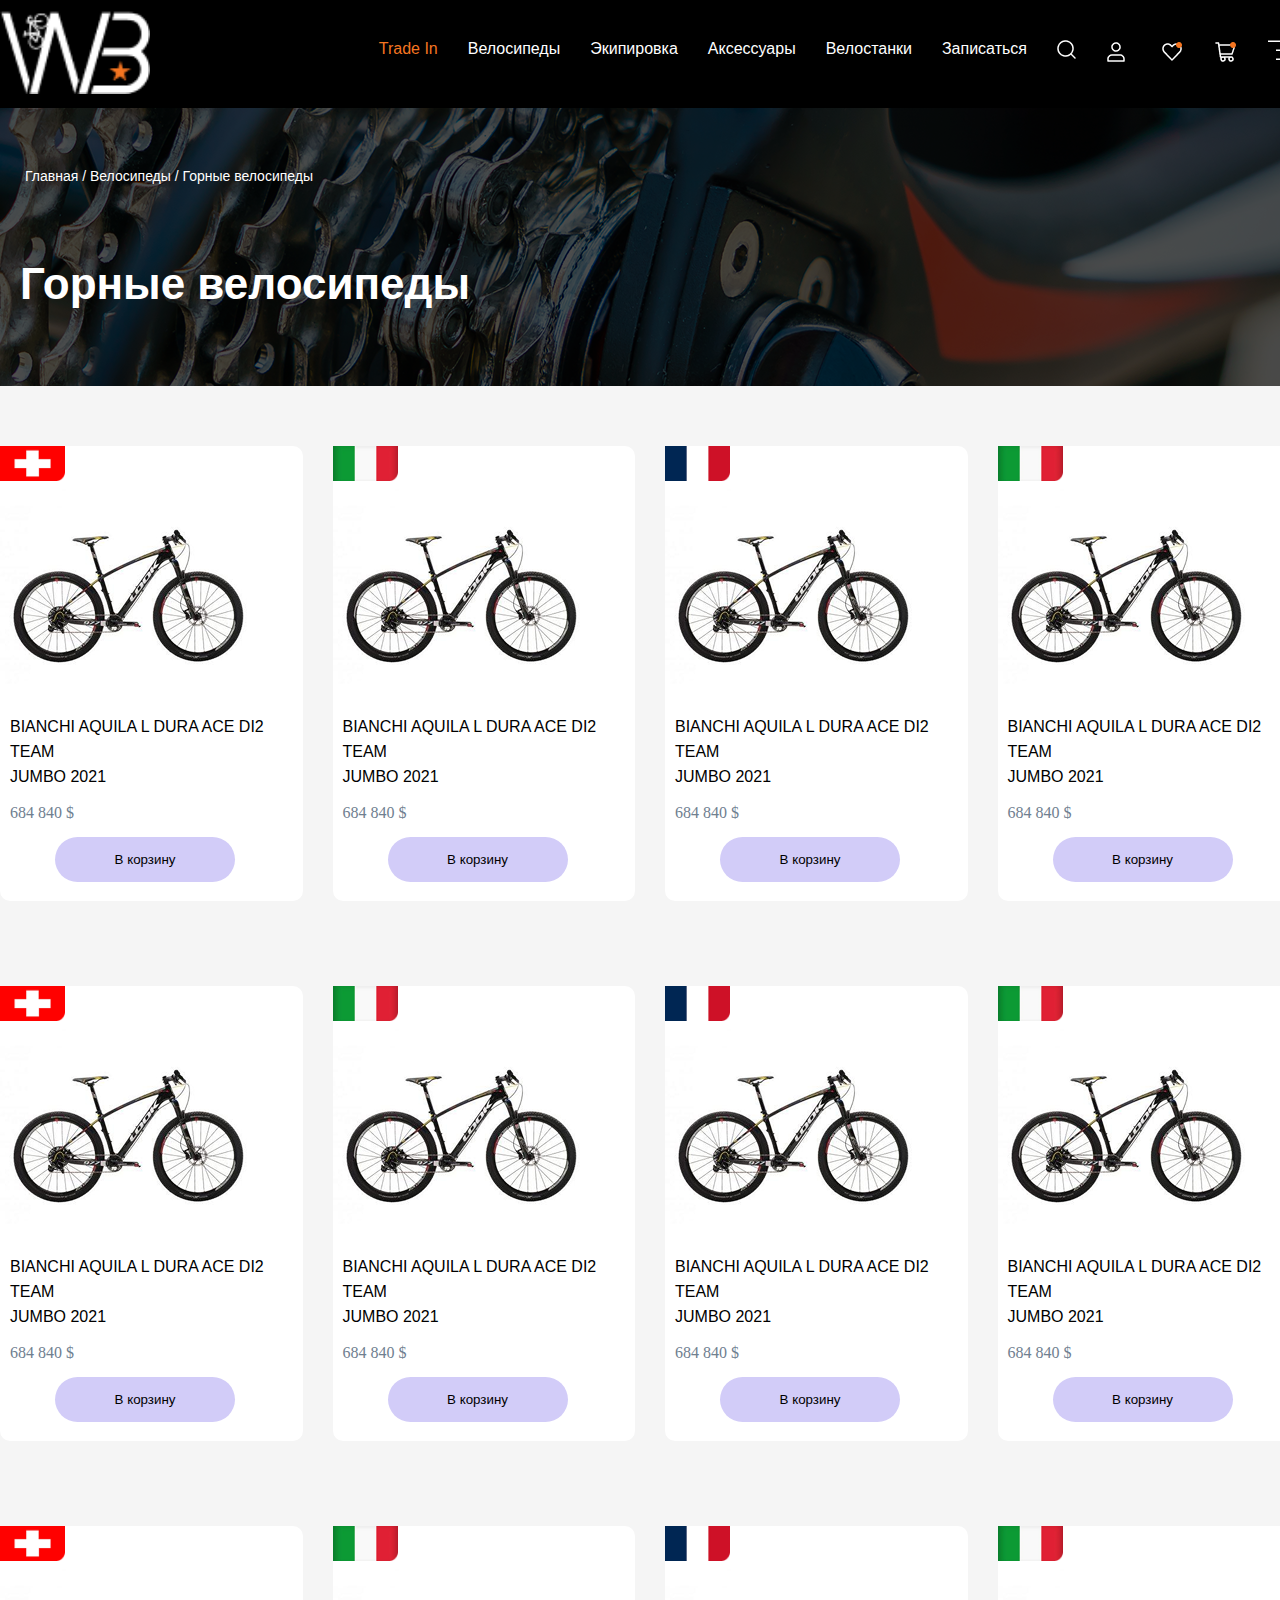
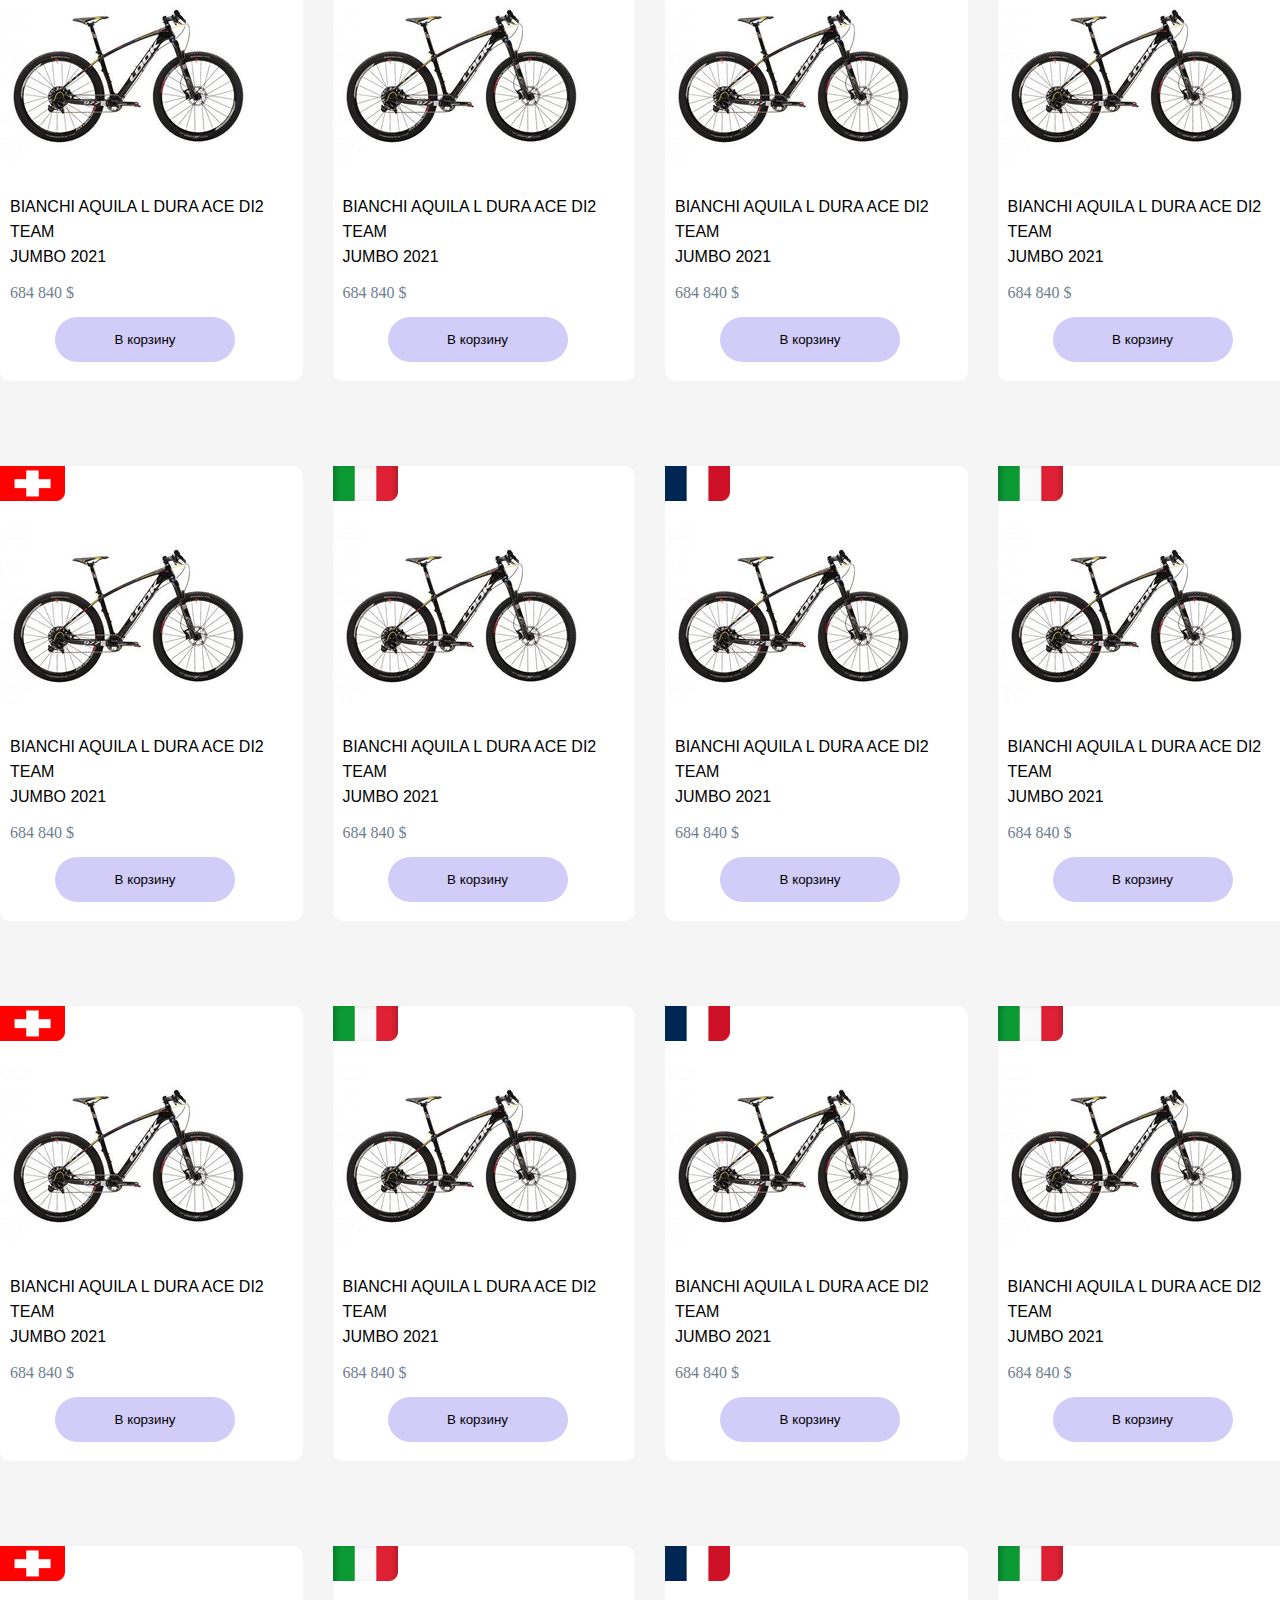
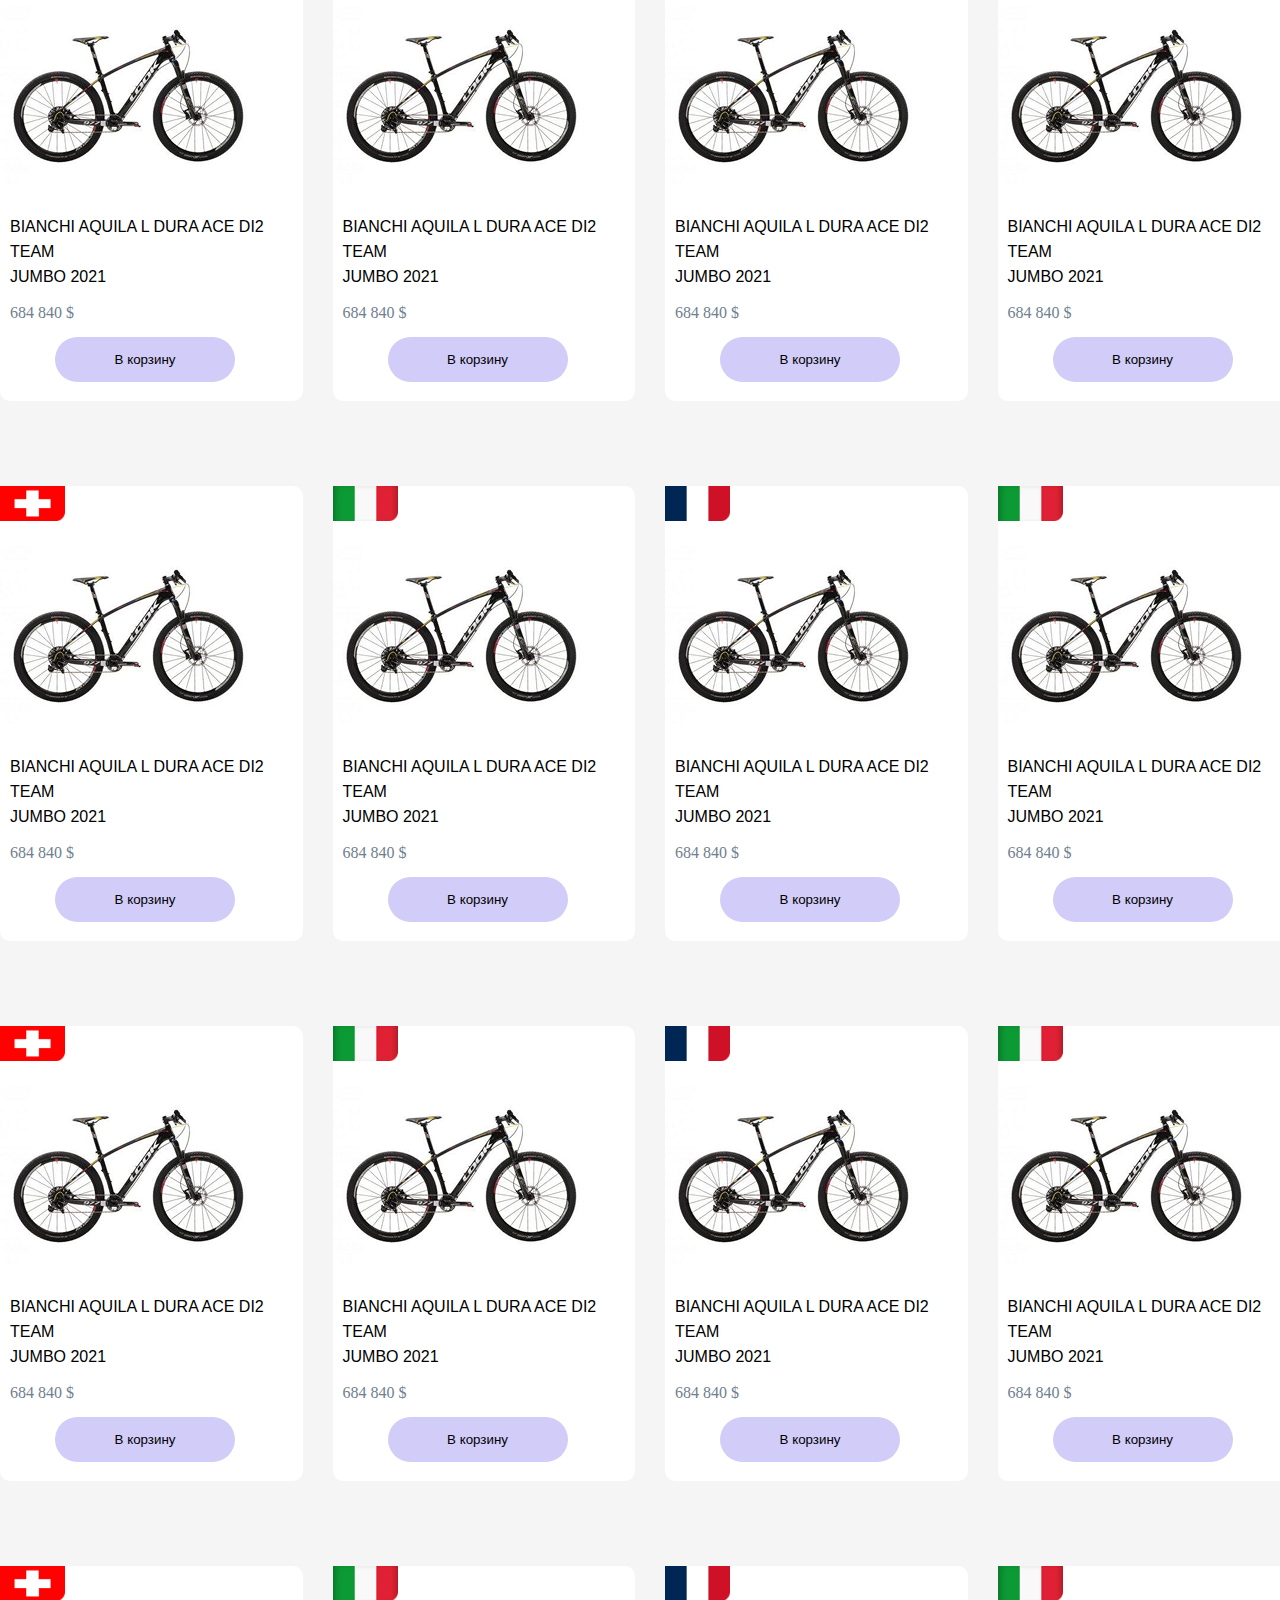
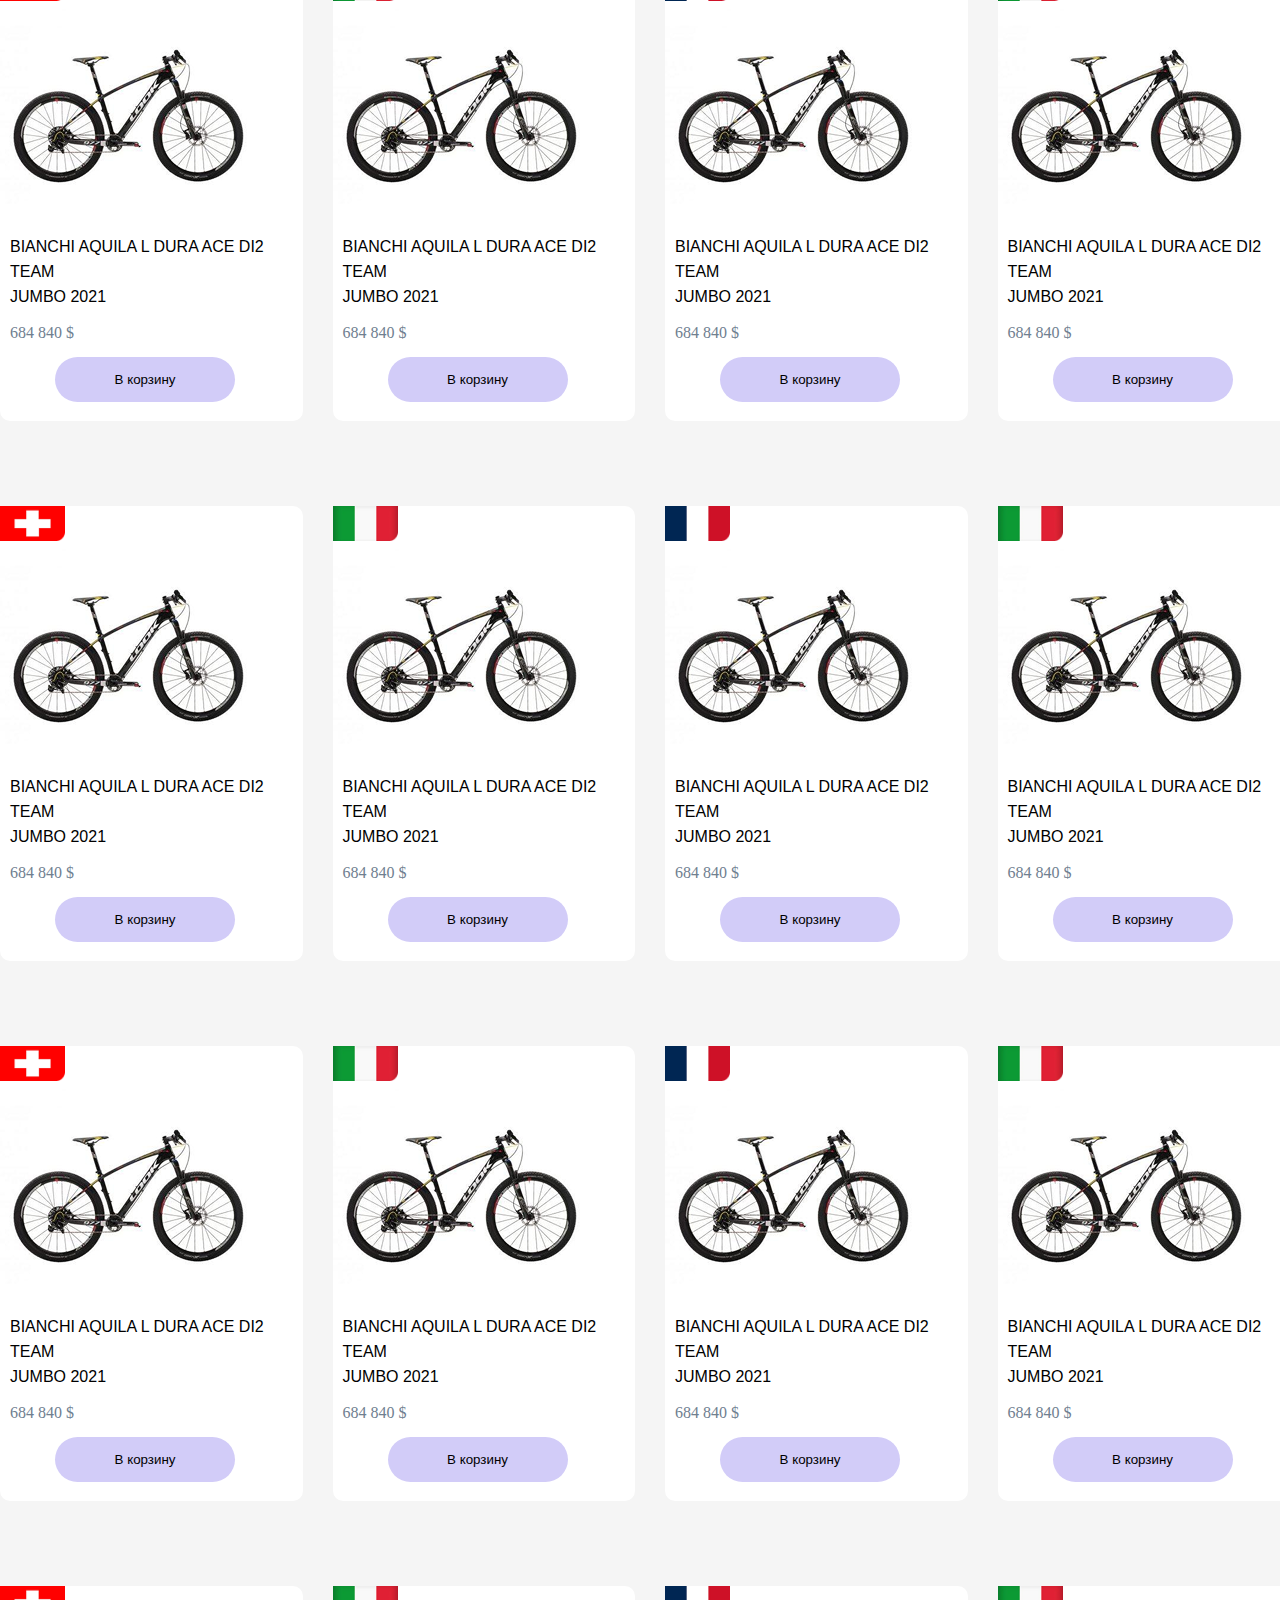
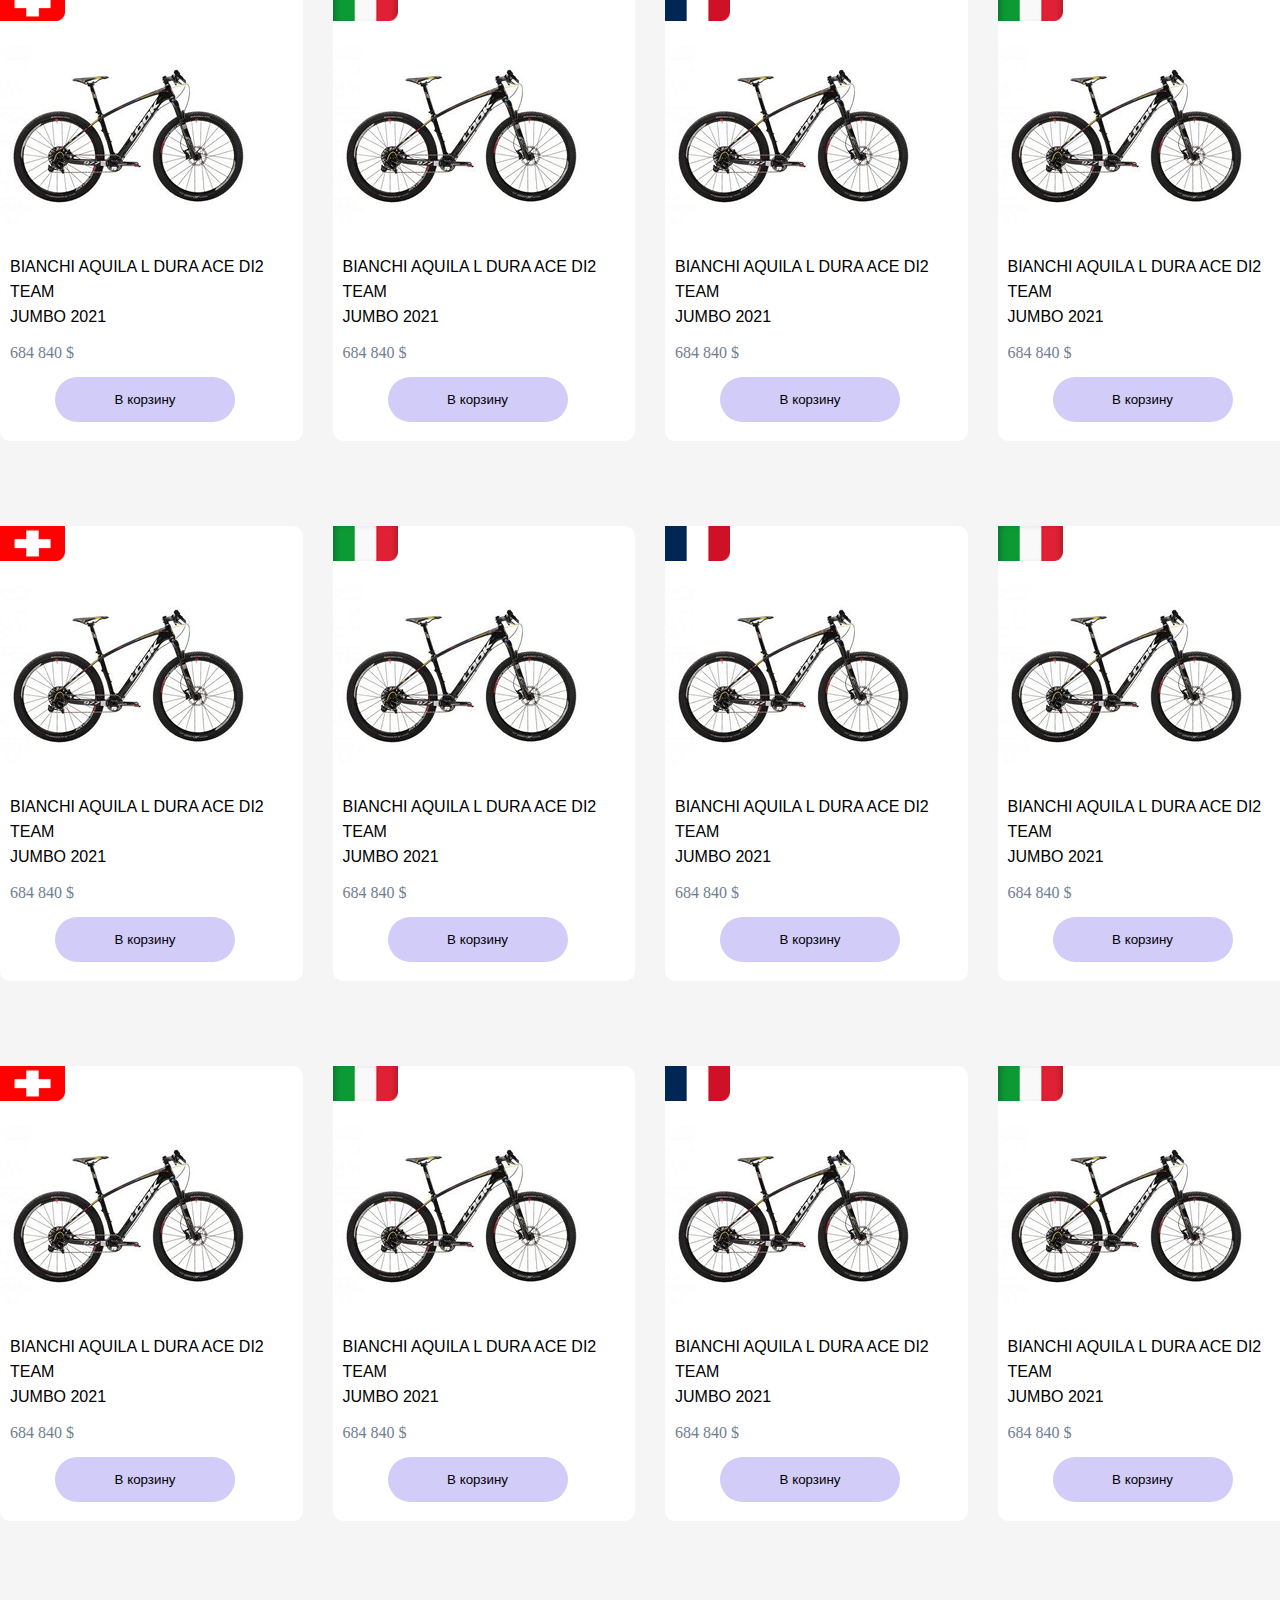
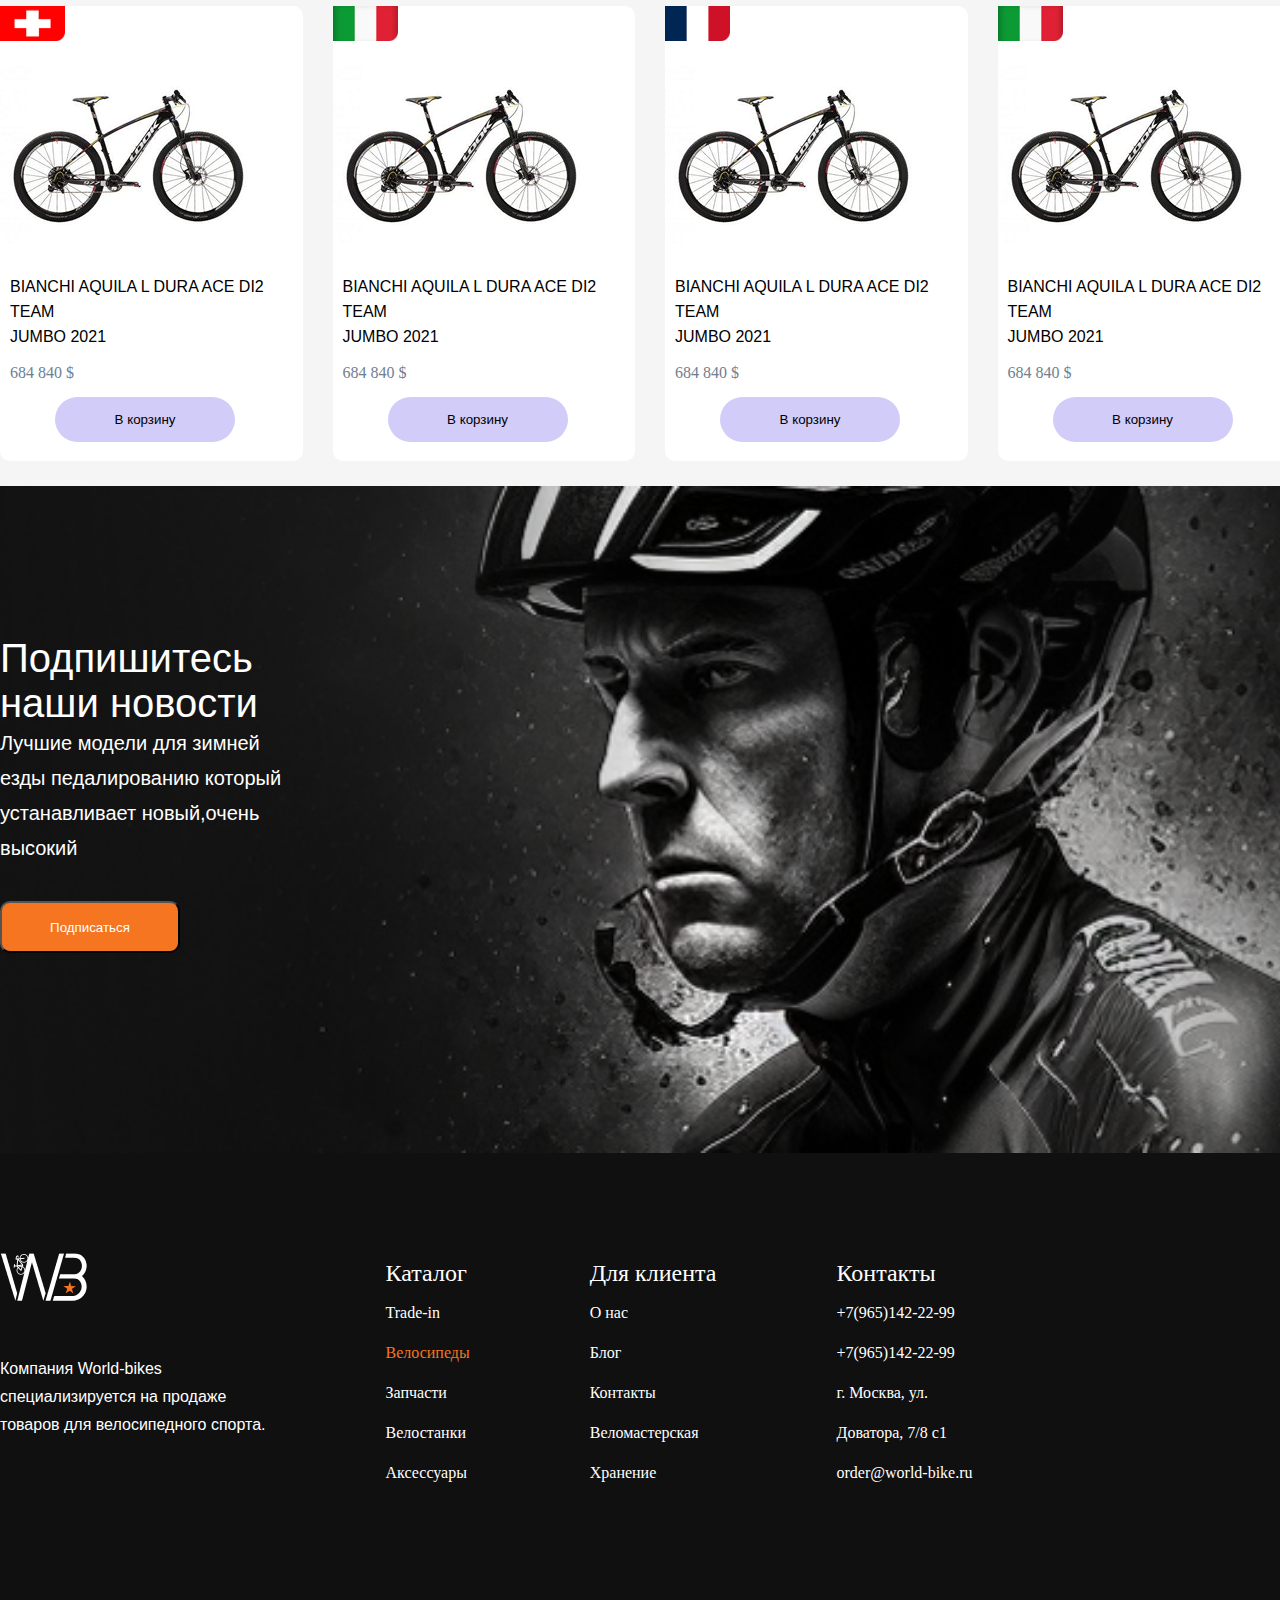
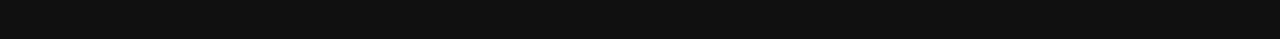
<file: pages/Велосипеды.html>
<!DOCTYPE html>
<html lang="en">

<head>
    <meta charset="UTF-8">
    <meta name="viewport" content="width=device-width, initial-scale=1.0">
    <title>Велосипеды</title>
    <link rel="stylesheet" href="../style.css">
</head>

<body>
    <header>
        <div class="container black">
            <a href="../index.html">
                <img src="./Слой 2 (2) 2 (1).png" alt="logo" width="150px">
            </a>
            <ul class="box">
                <li>
                    <a href="/" style="color: #F57520;">Trade In</a>
                </li>
                <li>
                    <a href="./Велосипеды.html">Велосипеды</a>
                </li>
                <li>
                    <a href="./Экипировка.html">Экипировка</a>
                </li>
                <li>
                    <a href="./Аксессуары.html">Аксессуары</a>
                </li>
                <li>
                    <a href="./Велостанки.html">Велостанки</a>
                </li>
                <li>
                    <a href="./записаться.html">Записаться</a>
                </li>
                <li>
                    <a href="./search.html"><img src="./Group (1).png" alt="search"></a>
                </li>
                <li>
                    <a href="./user.html"><img src="./user1 (1).png" alt="user"></a>
                </li>
                <li>
                    <a href="./layk.html"><img src="./Frame 31 (1).png" alt=""></a>
                </li>
                <li>
                    <a href="./korzina.html"><img src="./cart4.png" alt=""></a>
                </li>
                <li>
                    <a href=""><img src="./Frame 62 (1).png" alt=""></a>
                </li>
            </ul>
        </div>
    </header>
    <main>
        <section id="sec">
            <div class="container">
                <div class="sec-class">
                    <p class="sec-subtitle">Главная / Велосипеды / Горные велосипеды </p>
                    <h1 class="sec-title">Горные велосипеды</h1>
                </div>
        </section>
        <section id="sec2">
            <div class="container">
                <div class="sec-class1">
                    <div class="secc1">
                        <img src="./photo/image 59 (4).png" alt="logo" width="65px" class="photo">
                        <img src="./photo/image 23 (7).png" alt="rasim">
                        <p class="hero-subtitle4">Bianchi AQUILA L DURA ACE DI2 TEAM <br> JUMBO 2021</p>
                        <p class="sec-1" style="color:slategrey;">684 840 $</p>
                        <a href="./korzina.html"><button class="sec-btn">В корзину</button></a>
                    </div>
                    <div class="secc1">
                        <img src="./photo/image 59 (5).png" alt="logo" width="65px" class="photo">
                        <img src="./photo/image 23 (7).png" alt="rasim">
                        <p class="hero-subtitle4">Bianchi AQUILA L DURA ACE DI2 TEAM <br> JUMBO 2021</p>
                        <p class="sec-1" style="color:slategrey;">684 840 $</p>
                        <a href="./korzina.html"><button class="sec-btn">В корзину</button></a>
                    </div>
                    <div class="secc1">
                        <img src="./photo/image 59 (6).png" alt="logo" width="65px" class="photo">
                        <img src="./photo/image 23 (7).png" alt="rasim">
                        <p class="hero-subtitle4">Bianchi AQUILA L DURA ACE DI2 TEAM <br> JUMBO 2021</p>
                        <p class="sec-1" style="color:slategrey;">684 840 $</p>
                        <a href="./korzina.html"><button class="sec-btn">В корзину</button></a>
                    </div>
                    <div class="secc1">
                        <img src="./photo/image 59 (5).png" alt="logo" width="65px" class="photo">
                        <img src="./photo/image 23 (7).png" alt="rasim">
                        <p class="hero-subtitle4">Bianchi AQUILA L DURA ACE DI2 TEAM <br> JUMBO 2021</p>
                        <p class="sec-1" style="color:slategrey;">684 840 $</p>
                        <a href="./korzina.html"><button class="sec-btn">В корзину</button></a>
                    </div>
                </div>
                <div class="sec-class1">
                    <div class="secc1">
                        <img src="./photo/image 59 (4).png" alt="logo" width="65px" class="photo">
                        <img src="./photo/image 23 (7).png" alt="rasim">
                        <p class="hero-subtitle4">Bianchi AQUILA L DURA ACE DI2 TEAM <br> JUMBO 2021</p>
                        <p class="sec-1" style="color:slategrey;">684 840 $</p>
                        <a href="./korzina.html"><button class="sec-btn">В корзину</button></a>
                    </div>
                    <div class="secc1">
                        <img src="./photo/image 59 (5).png" alt="logo" width="65px" class="photo">
                        <img src="./photo/image 23 (7).png" alt="rasim">
                        <p class="hero-subtitle4">Bianchi AQUILA L DURA ACE DI2 TEAM <br> JUMBO 2021</p>
                        <p class="sec-1" style="color:slategrey;">684 840 $</p>
                        <a href="./korzina.html"><button class="sec-btn">В корзину</button></a>
                    </div>
                    <div class="secc1">
                        <img src="./photo/image 59 (6).png" alt="logo" width="65px" class="photo">
                        <img src="./photo/image 23 (7).png" alt="rasim">
                        <p class="hero-subtitle4">Bianchi AQUILA L DURA ACE DI2 TEAM <br> JUMBO 2021</p>
                        <p class="sec-1" style="color:slategrey;">684 840 $</p>
                        <a href="./korzina.html"><button class="sec-btn">В корзину</button></a>
                    </div>
                    <div class="secc1">
                        <img src="./photo/image 59 (5).png" alt="logo" width="65px" class="photo">
                        <img src="./photo/image 23 (7).png" alt="rasim">
                        <p class="hero-subtitle4">Bianchi AQUILA L DURA ACE DI2 TEAM <br> JUMBO 2021</p>
                        <p class="sec-1" style="color:slategrey;">684 840 $</p>
                        <a href="./korzina.html"><button class="sec-btn">В корзину</button></a>
                    </div>
                </div>
                <div class="sec-class1">
                    <div class="secc1">
                        <img src="./photo/image 59 (4).png" alt="logo" width="65px" class="photo">
                        <img src="./photo/image 23 (7).png" alt="rasim">
                        <p class="hero-subtitle4">Bianchi AQUILA L DURA ACE DI2 TEAM <br> JUMBO 2021</p>
                        <p class="sec-1" style="color:slategrey;">684 840 $</p>
                        <a href="./korzina.html"><button class="sec-btn">В корзину</button></a>
                    </div>
                    <div class="secc1">
                        <img src="./photo/image 59 (5).png" alt="logo" width="65px" class="photo">
                        <img src="./photo/image 23 (7).png" alt="rasim">
                        <p class="hero-subtitle4">Bianchi AQUILA L DURA ACE DI2 TEAM <br> JUMBO 2021</p>
                        <p class="sec-1" style="color:slategrey;">684 840 $</p>
                        <a href="./korzina.html"><button class="sec-btn">В корзину</button></a>
                    </div>
                    <div class="secc1">
                        <img src="./photo/image 59 (6).png" alt="logo" width="65px" class="photo">
                        <img src="./photo/image 23 (7).png" alt="rasim">
                        <p class="hero-subtitle4">Bianchi AQUILA L DURA ACE DI2 TEAM <br> JUMBO 2021</p>
                        <p class="sec-1" style="color:slategrey;">684 840 $</p>
                        <a href="./korzina.html"><button class="sec-btn">В корзину</button></a>
                    </div>
                    <div class="secc1">
                        <img src="./photo/image 59 (5).png" alt="logo" width="65px" class="photo">
                        <img src="./photo/image 23 (7).png" alt="rasim">
                        <p class="hero-subtitle4">Bianchi AQUILA L DURA ACE DI2 TEAM <br> JUMBO 2021</p>
                        <p class="sec-1" style="color:slategrey;">684 840 $</p>
                        <a href="./korzina.html"><button class="sec-btn">В корзину</button></a>
                    </div>
                </div>
                <div class="sec-class1">
                    <div class="secc1">
                        <img src="./photo/image 59 (4).png" alt="logo" width="65px" class="photo">
                        <img src="./photo/image 23 (7).png" alt="rasim">
                        <p class="hero-subtitle4">Bianchi AQUILA L DURA ACE DI2 TEAM <br> JUMBO 2021</p>
                        <p class="sec-1" style="color:slategrey;">684 840 $</p>
                        <a href="./korzina.html"><button class="sec-btn">В корзину</button></a>
                    </div>
                    <div class="secc1">
                        <img src="./photo/image 59 (5).png" alt="logo" width="65px" class="photo">
                        <img src="./photo/image 23 (7).png" alt="rasim">
                        <p class="hero-subtitle4">Bianchi AQUILA L DURA ACE DI2 TEAM <br> JUMBO 2021</p>
                        <p class="sec-1" style="color:slategrey;">684 840 $</p>
                        <a href="./korzina.html"><button class="sec-btn">В корзину</button></a>
                    </div>
                    <div class="secc1">
                        <img src="./photo/image 59 (6).png" alt="logo" width="65px" class="photo">
                        <img src="./photo/image 23 (7).png" alt="rasim">
                        <p class="hero-subtitle4">Bianchi AQUILA L DURA ACE DI2 TEAM <br> JUMBO 2021</p>
                        <p class="sec-1" style="color:slategrey;">684 840 $</p>
                        <a href="./korzina.html"><button class="sec-btn">В корзину</button></a>
                    </div>
                    <div class="secc1">
                        <img src="./photo/image 59 (5).png" alt="logo" width="65px" class="photo">
                        <img src="./photo/image 23 (7).png" alt="rasim">
                        <p class="hero-subtitle4">Bianchi AQUILA L DURA ACE DI2 TEAM <br> JUMBO 2021</p>
                        <p class="sec-1" style="color:slategrey;">684 840 $</p>
                        <a href="./korzina.html"><button class="sec-btn">В корзину</button></a>
                    </div>
                </div>
                <div class="sec-class1">
                    <div class="secc1">
                        <img src="./photo/image 59 (4).png" alt="logo" width="65px" class="photo">
                        <img src="./photo/image 23 (7).png" alt="rasim">
                        <p class="hero-subtitle4">Bianchi AQUILA L DURA ACE DI2 TEAM <br> JUMBO 2021</p>
                        <p class="sec-1" style="color:slategrey;">684 840 $</p>
                        <a href="./korzina.html"><button class="sec-btn">В корзину</button></a>
                    </div>
                    <div class="secc1">
                        <img src="./photo/image 59 (5).png" alt="logo" width="65px" class="photo">
                        <img src="./photo/image 23 (7).png" alt="rasim">
                        <p class="hero-subtitle4">Bianchi AQUILA L DURA ACE DI2 TEAM <br> JUMBO 2021</p>
                        <p class="sec-1" style="color:slategrey;">684 840 $</p>
                        <a href="./korzina.html"><button class="sec-btn">В корзину</button></a>
                    </div>
                    <div class="secc1">
                        <img src="./photo/image 59 (6).png" alt="logo" width="65px" class="photo">
                        <img src="./photo/image 23 (7).png" alt="rasim">
                        <p class="hero-subtitle4">Bianchi AQUILA L DURA ACE DI2 TEAM <br> JUMBO 2021</p>
                        <p class="sec-1" style="color:slategrey;">684 840 $</p>
                        <a href="./korzina.html"><button class="sec-btn">В корзину</button></a>
                    </div>
                    <div class="secc1">
                        <img src="./photo/image 59 (5).png" alt="logo" width="65px" class="photo">
                        <img src="./photo/image 23 (7).png" alt="rasim">
                        <p class="hero-subtitle4">Bianchi AQUILA L DURA ACE DI2 TEAM <br> JUMBO 2021</p>
                        <p class="sec-1" style="color:slategrey;">684 840 $</p>
                        <a href="./korzina.html"><button class="sec-btn">В корзину</button></a>
                    </div>
                </div>
                <div class="sec-class1">
                    <div class="secc1">
                        <img src="./photo/image 59 (4).png" alt="logo" width="65px" class="photo">
                        <img src="./photo/image 23 (7).png" alt="rasim">
                        <p class="hero-subtitle4">Bianchi AQUILA L DURA ACE DI2 TEAM <br> JUMBO 2021</p>
                        <p class="sec-1" style="color:slategrey;">684 840 $</p>
                        <a href="./korzina.html"><button class="sec-btn">В корзину</button></a>
                    </div>
                    <div class="secc1">
                        <img src="./photo/image 59 (5).png" alt="logo" width="65px" class="photo">
                        <img src="./photo/image 23 (7).png" alt="rasim">
                        <p class="hero-subtitle4">Bianchi AQUILA L DURA ACE DI2 TEAM <br> JUMBO 2021</p>
                        <p class="sec-1" style="color:slategrey;">684 840 $</p>
                        <a href="./korzina.html"><button class="sec-btn">В корзину</button></a>
                    </div>
                    <div class="secc1">
                        <img src="./photo/image 59 (6).png" alt="logo" width="65px" class="photo">
                        <img src="./photo/image 23 (7).png" alt="rasim">
                        <p class="hero-subtitle4">Bianchi AQUILA L DURA ACE DI2 TEAM <br> JUMBO 2021</p>
                        <p class="sec-1" style="color:slategrey;">684 840 $</p>
                        <a href="./korzina.html"><button class="sec-btn">В корзину</button></a>
                    </div>
                    <div class="secc1">
                        <img src="./photo/image 59 (5).png" alt="logo" width="65px" class="photo">
                        <img src="./photo/image 23 (7).png" alt="rasim">
                        <p class="hero-subtitle4">Bianchi AQUILA L DURA ACE DI2 TEAM <br> JUMBO 2021</p>
                        <p class="sec-1" style="color:slategrey;">684 840 $</p>
                        <a href="./korzina.html"><button class="sec-btn">В корзину</button></a>
                    </div>
                </div>
                <div class="sec-class1">
                    <div class="secc1">
                        <img src="./photo/image 59 (4).png" alt="logo" width="65px" class="photo">
                        <img src="./photo/image 23 (7).png" alt="rasim">
                        <p class="hero-subtitle4">Bianchi AQUILA L DURA ACE DI2 TEAM <br> JUMBO 2021</p>
                        <p class="sec-1" style="color:slategrey;">684 840 $</p>
                        <a href="./korzina.html"><button class="sec-btn">В корзину</button></a>
                    </div>
                    <div class="secc1">
                        <img src="./photo/image 59 (5).png" alt="logo" width="65px" class="photo">
                        <img src="./photo/image 23 (7).png" alt="rasim">
                        <p class="hero-subtitle4">Bianchi AQUILA L DURA ACE DI2 TEAM <br> JUMBO 2021</p>
                        <p class="sec-1" style="color:slategrey;">684 840 $</p>
                        <a href="./korzina.html"><button class="sec-btn">В корзину</button></a>
                    </div>
                    <div class="secc1">
                        <img src="./photo/image 59 (6).png" alt="logo" width="65px" class="photo">
                        <img src="./photo/image 23 (7).png" alt="rasim">
                        <p class="hero-subtitle4">Bianchi AQUILA L DURA ACE DI2 TEAM <br> JUMBO 2021</p>
                        <p class="sec-1" style="color:slategrey;">684 840 $</p>
                        <a href="./korzina.html"><button class="sec-btn">В корзину</button></a>
                    </div>
                    <div class="secc1">
                        <img src="./photo/image 59 (5).png" alt="logo" width="65px" class="photo">
                        <img src="./photo/image 23 (7).png" alt="rasim">
                        <p class="hero-subtitle4">Bianchi AQUILA L DURA ACE DI2 TEAM <br> JUMBO 2021</p>
                        <p class="sec-1" style="color:slategrey;">684 840 $</p>
                        <a href="./korzina.html"><button class="sec-btn">В корзину</button></a>
                    </div>
                </div>
                <div class="sec-class1">
                    <div class="secc1">
                        <img src="./photo/image 59 (4).png" alt="logo" width="65px" class="photo">
                        <img src="./photo/image 23 (7).png" alt="rasim">
                        <p class="hero-subtitle4">Bianchi AQUILA L DURA ACE DI2 TEAM <br> JUMBO 2021</p>
                        <p class="sec-1" style="color:slategrey;">684 840 $</p>
                        <a href="./korzina.html"><button class="sec-btn">В корзину</button></a>
                    </div>
                    <div class="secc1">
                        <img src="./photo/image 59 (5).png" alt="logo" width="65px" class="photo">
                        <img src="./photo/image 23 (7).png" alt="rasim">
                        <p class="hero-subtitle4">Bianchi AQUILA L DURA ACE DI2 TEAM <br> JUMBO 2021</p>
                        <p class="sec-1" style="color:slategrey;">684 840 $</p>
                        <a href="./korzina.html"><button class="sec-btn">В корзину</button></a>
                    </div>
                    <div class="secc1">
                        <img src="./photo/image 59 (6).png" alt="logo" width="65px" class="photo">
                        <img src="./photo/image 23 (7).png" alt="rasim">
                        <p class="hero-subtitle4">Bianchi AQUILA L DURA ACE DI2 TEAM <br> JUMBO 2021</p>
                        <p class="sec-1" style="color:slategrey;">684 840 $</p>
                        <a href="./korzina.html"><button class="sec-btn">В корзину</button></a>
                    </div>
                    <div class="secc1">
                        <img src="./photo/image 59 (5).png" alt="logo" width="65px" class="photo">
                        <img src="./photo/image 23 (7).png" alt="rasim">
                        <p class="hero-subtitle4">Bianchi AQUILA L DURA ACE DI2 TEAM <br> JUMBO 2021</p>
                        <p class="sec-1" style="color:slategrey;">684 840 $</p>
                        <a href="./korzina.html"><button class="sec-btn">В корзину</button></a>
                    </div>
                </div>
                <div class="sec-class1">
                    <div class="secc1">
                        <img src="./photo/image 59 (4).png" alt="logo" width="65px" class="photo">
                        <img src="./photo/image 23 (7).png" alt="rasim">
                        <p class="hero-subtitle4">Bianchi AQUILA L DURA ACE DI2 TEAM <br> JUMBO 2021</p>
                        <p class="sec-1" style="color:slategrey;">684 840 $</p>
                        <a href="./korzina.html"><button class="sec-btn">В корзину</button></a>
                    </div>
                    <div class="secc1">
                        <img src="./photo/image 59 (5).png" alt="logo" width="65px" class="photo">
                        <img src="./photo/image 23 (7).png" alt="rasim">
                        <p class="hero-subtitle4">Bianchi AQUILA L DURA ACE DI2 TEAM <br> JUMBO 2021</p>
                        <p class="sec-1" style="color:slategrey;">684 840 $</p>
                        <a href="./korzina.html"><button class="sec-btn">В корзину</button></a>
                    </div>
                    <div class="secc1">
                        <img src="./photo/image 59 (6).png" alt="logo" width="65px" class="photo">
                        <img src="./photo/image 23 (7).png" alt="rasim">
                        <p class="hero-subtitle4">Bianchi AQUILA L DURA ACE DI2 TEAM <br> JUMBO 2021</p>
                        <p class="sec-1" style="color:slategrey;">684 840 $</p>
                        <a href="./korzina.html"><button class="sec-btn">В корзину</button></a>
                    </div>
                    <div class="secc1">
                        <img src="./photo/image 59 (5).png" alt="logo" width="65px" class="photo">
                        <img src="./photo/image 23 (7).png" alt="rasim">
                        <p class="hero-subtitle4">Bianchi AQUILA L DURA ACE DI2 TEAM <br> JUMBO 2021</p>
                        <p class="sec-1" style="color:slategrey;">684 840 $</p>
                        <a href="./korzina.html"><button class="sec-btn">В корзину</button></a>
                    </div>
                </div>
                <div class="sec-class1">
                    <div class="secc1">
                        <img src="./photo/image 59 (4).png" alt="logo" width="65px" class="photo">
                        <img src="./photo/image 23 (7).png" alt="rasim">
                        <p class="hero-subtitle4">Bianchi AQUILA L DURA ACE DI2 TEAM <br> JUMBO 2021</p>
                        <p class="sec-1" style="color:slategrey;">684 840 $</p>
                        <a href="./korzina.html"><button class="sec-btn">В корзину</button></a>
                    </div>
                    <div class="secc1">
                        <img src="./photo/image 59 (5).png" alt="logo" width="65px" class="photo">
                        <img src="./photo/image 23 (7).png" alt="rasim">
                        <p class="hero-subtitle4">Bianchi AQUILA L DURA ACE DI2 TEAM <br> JUMBO 2021</p>
                        <p class="sec-1" style="color:slategrey;">684 840 $</p>
                        <a href="./korzina.html"><button class="sec-btn">В корзину</button></a>
                    </div>
                    <div class="secc1">
                        <img src="./photo/image 59 (6).png" alt="logo" width="65px" class="photo">
                        <img src="./photo/image 23 (7).png" alt="rasim">
                        <p class="hero-subtitle4">Bianchi AQUILA L DURA ACE DI2 TEAM <br> JUMBO 2021</p>
                        <p class="sec-1" style="color:slategrey;">684 840 $</p>
                        <a href="./korzina.html"><button class="sec-btn">В корзину</button></a>
                    </div>
                    <div class="secc1">
                        <img src="./photo/image 59 (5).png" alt="logo" width="65px" class="photo">
                        <img src="./photo/image 23 (7).png" alt="rasim">
                        <p class="hero-subtitle4">Bianchi AQUILA L DURA ACE DI2 TEAM <br> JUMBO 2021</p>
                        <p class="sec-1" style="color:slategrey;">684 840 $</p>
                        <a href="./korzina.html"><button class="sec-btn">В корзину</button></a>
                    </div>
                </div>
                <div class="sec-class1">
                    <div class="secc1">
                        <img src="./photo/image 59 (4).png" alt="logo" width="65px" class="photo">
                        <img src="./photo/image 23 (7).png" alt="rasim">
                        <p class="hero-subtitle4">Bianchi AQUILA L DURA ACE DI2 TEAM <br> JUMBO 2021</p>
                        <p class="sec-1" style="color:slategrey;">684 840 $</p>
                        <a href="./korzina.html"><button class="sec-btn">В корзину</button></a>
                    </div>
                    <div class="secc1">
                        <img src="./photo/image 59 (5).png" alt="logo" width="65px" class="photo">
                        <img src="./photo/image 23 (7).png" alt="rasim">
                        <p class="hero-subtitle4">Bianchi AQUILA L DURA ACE DI2 TEAM <br> JUMBO 2021</p>
                        <p class="sec-1" style="color:slategrey;">684 840 $</p>
                        <a href="./korzina.html"><button class="sec-btn">В корзину</button></a>
                    </div>
                    <div class="secc1">
                        <img src="./photo/image 59 (6).png" alt="logo" width="65px" class="photo">
                        <img src="./photo/image 23 (7).png" alt="rasim">
                        <p class="hero-subtitle4">Bianchi AQUILA L DURA ACE DI2 TEAM <br> JUMBO 2021</p>
                        <p class="sec-1" style="color:slategrey;">684 840 $</p>
                        <a href="./korzina.html"><button class="sec-btn">В корзину</button></a>
                    </div>
                    <div class="secc1">
                        <img src="./photo/image 59 (5).png" alt="logo" width="65px" class="photo">
                        <img src="./photo/image 23 (7).png" alt="rasim">
                        <p class="hero-subtitle4">Bianchi AQUILA L DURA ACE DI2 TEAM <br> JUMBO 2021</p>
                        <p class="sec-1" style="color:slategrey;">684 840 $</p>
                        <a href="./korzina.html"><button class="sec-btn">В корзину</button></a>
                    </div>
                </div>
                <div class="sec-class1">
                    <div class="secc1">
                        <img src="./photo/image 59 (4).png" alt="logo" width="65px" class="photo">
                        <img src="./photo/image 23 (7).png" alt="rasim">
                        <p class="hero-subtitle4">Bianchi AQUILA L DURA ACE DI2 TEAM <br> JUMBO 2021</p>
                        <p class="sec-1" style="color:slategrey;">684 840 $</p>
                        <a href="./korzina.html"><button class="sec-btn">В корзину</button></a>
                    </div>
                    <div class="secc1">
                        <img src="./photo/image 59 (5).png" alt="logo" width="65px" class="photo">
                        <img src="./photo/image 23 (7).png" alt="rasim">
                        <p class="hero-subtitle4">Bianchi AQUILA L DURA ACE DI2 TEAM <br> JUMBO 2021</p>
                        <p class="sec-1" style="color:slategrey;">684 840 $</p>
                        <a href="./korzina.html"><button class="sec-btn">В корзину</button></a>
                    </div>
                    <div class="secc1">
                        <img src="./photo/image 59 (6).png" alt="logo" width="65px" class="photo">
                        <img src="./photo/image 23 (7).png" alt="rasim">
                        <p class="hero-subtitle4">Bianchi AQUILA L DURA ACE DI2 TEAM <br> JUMBO 2021</p>
                        <p class="sec-1" style="color:slategrey;">684 840 $</p>
                        <a href="./korzina.html"><button class="sec-btn">В корзину</button></a>
                    </div>
                    <div class="secc1">
                        <img src="./photo/image 59 (5).png" alt="logo" width="65px" class="photo">
                        <img src="./photo/image 23 (7).png" alt="rasim">
                        <p class="hero-subtitle4">Bianchi AQUILA L DURA ACE DI2 TEAM <br> JUMBO 2021</p>
                        <p class="sec-1" style="color:slategrey;">684 840 $</p>
                        <a href="./korzina.html"><button class="sec-btn">В корзину</button></a>
                    </div>
                </div>
                <div class="sec-class1">
                    <div class="secc1">
                        <img src="./photo/image 59 (4).png" alt="logo" width="65px" class="photo">
                        <img src="./photo/image 23 (7).png" alt="rasim">
                        <p class="hero-subtitle4">Bianchi AQUILA L DURA ACE DI2 TEAM <br> JUMBO 2021</p>
                        <p class="sec-1" style="color:slategrey;">684 840 $</p>
                        <a href="./korzina.html"><button class="sec-btn">В корзину</button></a>
                    </div>
                    <div class="secc1">
                        <img src="./photo/image 59 (5).png" alt="logo" width="65px" class="photo">
                        <img src="./photo/image 23 (7).png" alt="rasim">
                        <p class="hero-subtitle4">Bianchi AQUILA L DURA ACE DI2 TEAM <br> JUMBO 2021</p>
                        <p class="sec-1" style="color:slategrey;">684 840 $</p>
                        <a href="./korzina.html"><button class="sec-btn">В корзину</button></a>
                    </div>
                    <div class="secc1">
                        <img src="./photo/image 59 (6).png" alt="logo" width="65px" class="photo">
                        <img src="./photo/image 23 (7).png" alt="rasim">
                        <p class="hero-subtitle4">Bianchi AQUILA L DURA ACE DI2 TEAM <br> JUMBO 2021</p>
                        <p class="sec-1" style="color:slategrey;">684 840 $</p>
                        <a href="./korzina.html"><button class="sec-btn">В корзину</button></a>
                    </div>
                    <div class="secc1">
                        <img src="./photo/image 59 (5).png" alt="logo" width="65px" class="photo">
                        <img src="./photo/image 23 (7).png" alt="rasim">
                        <p class="hero-subtitle4">Bianchi AQUILA L DURA ACE DI2 TEAM <br> JUMBO 2021</p>
                        <p class="sec-1" style="color:slategrey;">684 840 $</p>
                        <a href="./korzina.html"><button class="sec-btn">В корзину</button></a>
                    </div>
                </div>
                <div class="sec-class1">
                    <div class="secc1">
                        <img src="./photo/image 59 (4).png" alt="logo" width="65px" class="photo">
                        <img src="./photo/image 23 (7).png" alt="rasim">
                        <p class="hero-subtitle4">Bianchi AQUILA L DURA ACE DI2 TEAM <br> JUMBO 2021</p>
                        <p class="sec-1" style="color:slategrey;">684 840 $</p>
                        <a href="./korzina.html"><button class="sec-btn">В корзину</button></a>
                    </div>
                    <div class="secc1">
                        <img src="./photo/image 59 (5).png" alt="logo" width="65px" class="photo">
                        <img src="./photo/image 23 (7).png" alt="rasim">
                        <p class="hero-subtitle4">Bianchi AQUILA L DURA ACE DI2 TEAM <br> JUMBO 2021</p>
                        <p class="sec-1" style="color:slategrey;">684 840 $</p>
                        <a href="./korzina.html"><button class="sec-btn">В корзину</button></a>
                    </div>
                    <div class="secc1">
                        <img src="./photo/image 59 (6).png" alt="logo" width="65px" class="photo">
                        <img src="./photo/image 23 (7).png" alt="rasim">
                        <p class="hero-subtitle4">Bianchi AQUILA L DURA ACE DI2 TEAM <br> JUMBO 2021</p>
                        <p class="sec-1" style="color:slategrey;">684 840 $</p>
                        <a href="./korzina.html"><button class="sec-btn">В корзину</button></a>
                    </div>
                    <div class="secc1">
                        <img src="./photo/image 59 (5).png" alt="logo" width="65px" class="photo">
                        <img src="./photo/image 23 (7).png" alt="rasim">
                        <p class="hero-subtitle4">Bianchi AQUILA L DURA ACE DI2 TEAM <br> JUMBO 2021</p>
                        <p class="sec-1" style="color:slategrey;">684 840 $</p>
                        <a href="./korzina.html"><button class="sec-btn">В корзину</button></a>
                    </div>
                </div>
                <div class="sec-class1">
                    <div class="secc1">
                        <img src="./photo/image 59 (4).png" alt="logo" width="65px" class="photo">
                        <img src="./photo/image 23 (7).png" alt="rasim">
                        <p class="hero-subtitle4">Bianchi AQUILA L DURA ACE DI2 TEAM <br> JUMBO 2021</p>
                        <p class="sec-1" style="color:slategrey;">684 840 $</p>
                        <a href="./korzina.html"><button class="sec-btn">В корзину</button></a>
                    </div>
                    <div class="secc1">
                        <img src="./photo/image 59 (5).png" alt="logo" width="65px" class="photo">
                        <img src="./photo/image 23 (7).png" alt="rasim">
                        <p class="hero-subtitle4">Bianchi AQUILA L DURA ACE DI2 TEAM <br> JUMBO 2021</p>
                        <p class="sec-1" style="color:slategrey;">684 840 $</p>
                        <a href="./korzina.html"><button class="sec-btn">В корзину</button></a>
                    </div>
                    <div class="secc1">
                        <img src="./photo/image 59 (6).png" alt="logo" width="65px" class="photo">
                        <img src="./photo/image 23 (7).png" alt="rasim">
                        <p class="hero-subtitle4">Bianchi AQUILA L DURA ACE DI2 TEAM <br> JUMBO 2021</p>
                        <p class="sec-1" style="color:slategrey;">684 840 $</p>
                        <a href="./korzina.html"><button class="sec-btn">В корзину</button></a>
                    </div>
                    <div class="secc1">
                        <img src="./photo/image 59 (5).png" alt="logo" width="65px" class="photo">
                        <img src="./photo/image 23 (7).png" alt="rasim">
                        <p class="hero-subtitle4">Bianchi AQUILA L DURA ACE DI2 TEAM <br> JUMBO 2021</p>
                        <p class="sec-1" style="color:slategrey;">684 840 $</p>
                        <a href="./korzina.html"><button class="sec-btn">В корзину</button></a>
                    </div>
                </div>



            </div>
        </section>
    </main>
    <footer>
        <section id="hero8">
            <div class="container">
                <div class="hero-clean">
                    <p class="hero-title8">Подпишитесь <br> наши новости </p>
                    <p class="hero-subtitle8">Лучшие модели для зимней <br> езды педалированию который <br>
                        устанавливает новый,очень <br>высокий</p>
                    <div>
                        <a href="https://world-bike.ru/"> <button class="hero-btn">Подписаться</button></a>
                    </div>
                </div>

            </div>
        </section>
        <section id="hero9">
            <div class="container who">
                <div class="novbar">
                    <img src="./photo/Слой 2 (1).png" alt="logo">
                    <p class="hero-subtitle9">Компания World-bikes <br> специализируется на продаже <br> товаров для
                        велосипедного спорта.</p>
                </div>
                <ul class="hero-ul">
                    <li style="font-size: 24px;">Каталог</li>
                    <li>Trade-in</li>
                    <li style="color: #F57520;">Велосипеды</li>
                    <li>Запчасти</li>
                    <li>Велостанки</li>
                    <li>Аксессуары</li>
                </ul>
                <ul class="hero-ul">
                    <li style="font-size: 24px;">Для клиента</li>
                    <li>О нас</li>
                    <li>Блог</li>
                    <li>Контакты</li>
                    <li>Веломастерская</li>
                    <li>Хранение</li>
                </ul>
                <ul class="hero-ul">
                    <li style="font-size: 24px;">Контакты</li>
                    <li>+7(965)142-22-99 <br>+7(965)142-22-99 </li>
                    <li>г. Москва, ул. <br> Доватора, 7/8 с1</li>
                    <li>order@world-bike.ru</li>
                </ul>
            </div>
        </section>
    </footer>
</body>

</html>
</file>
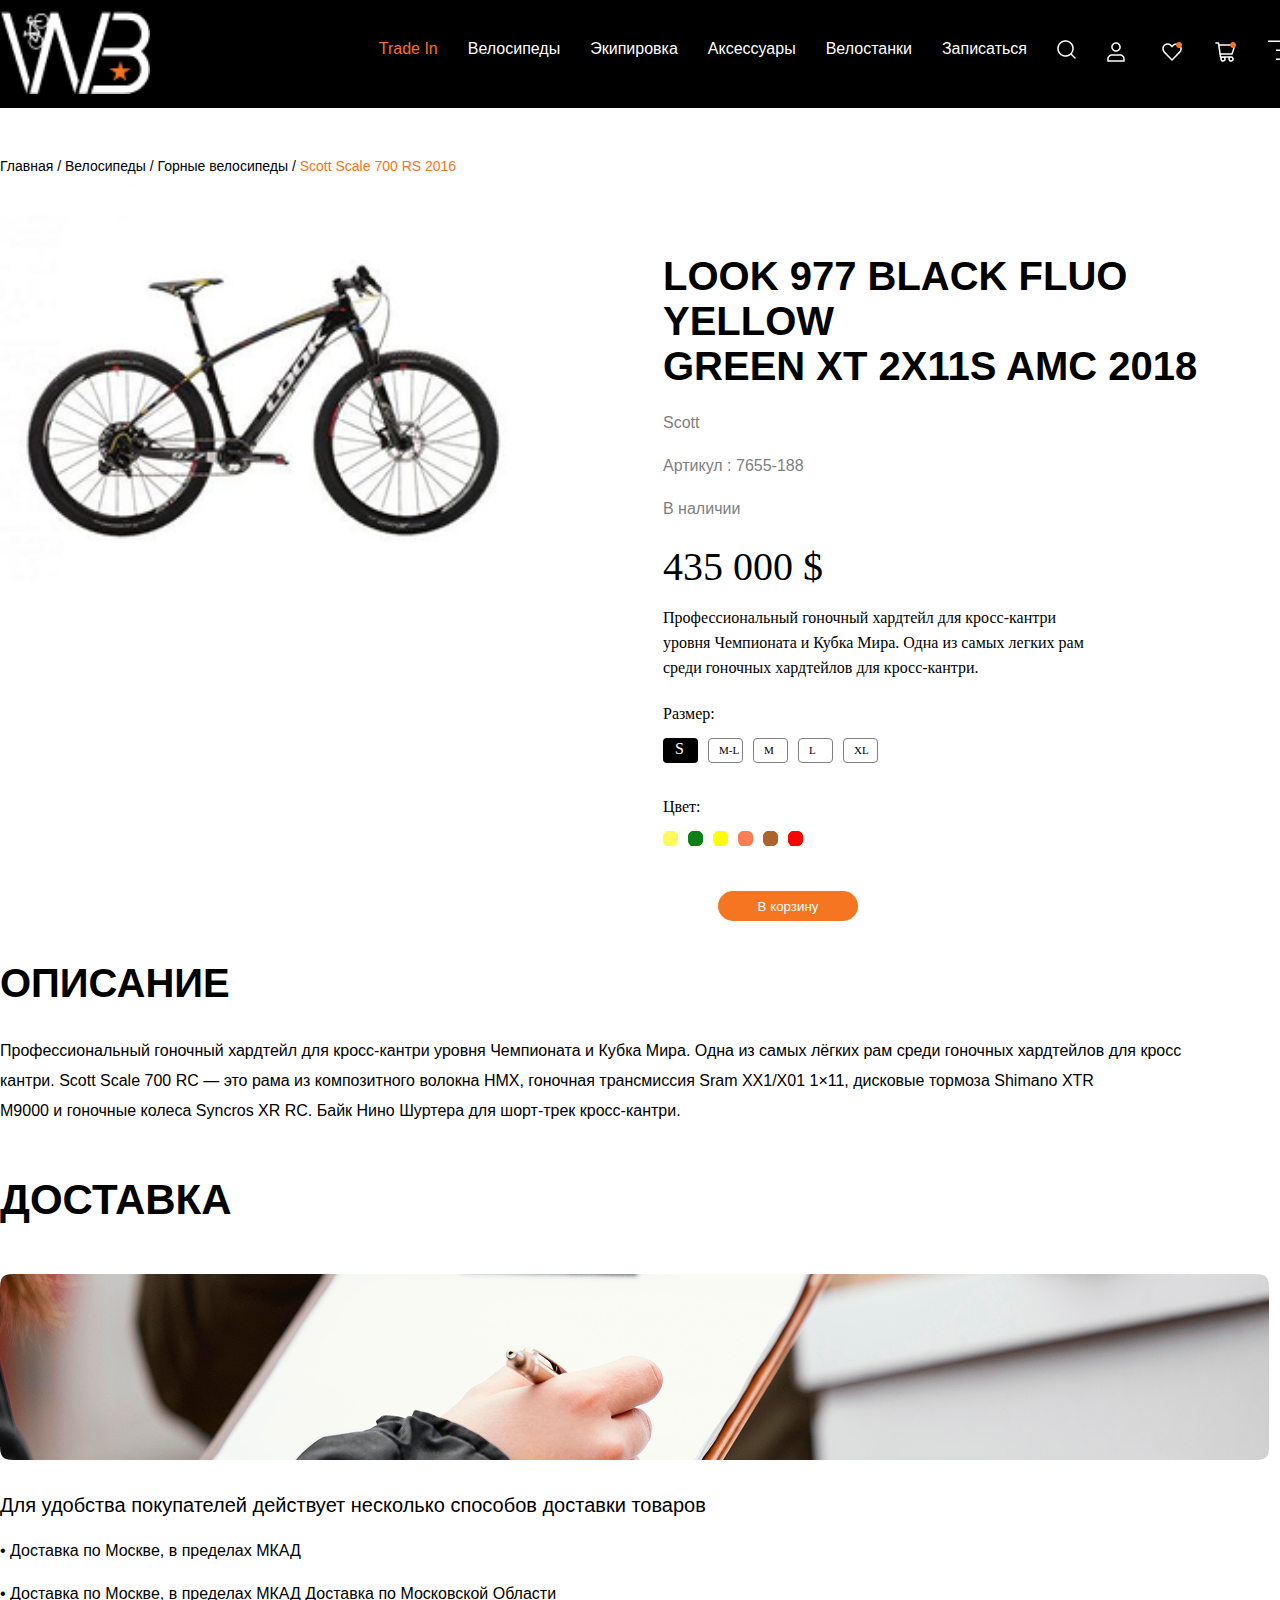
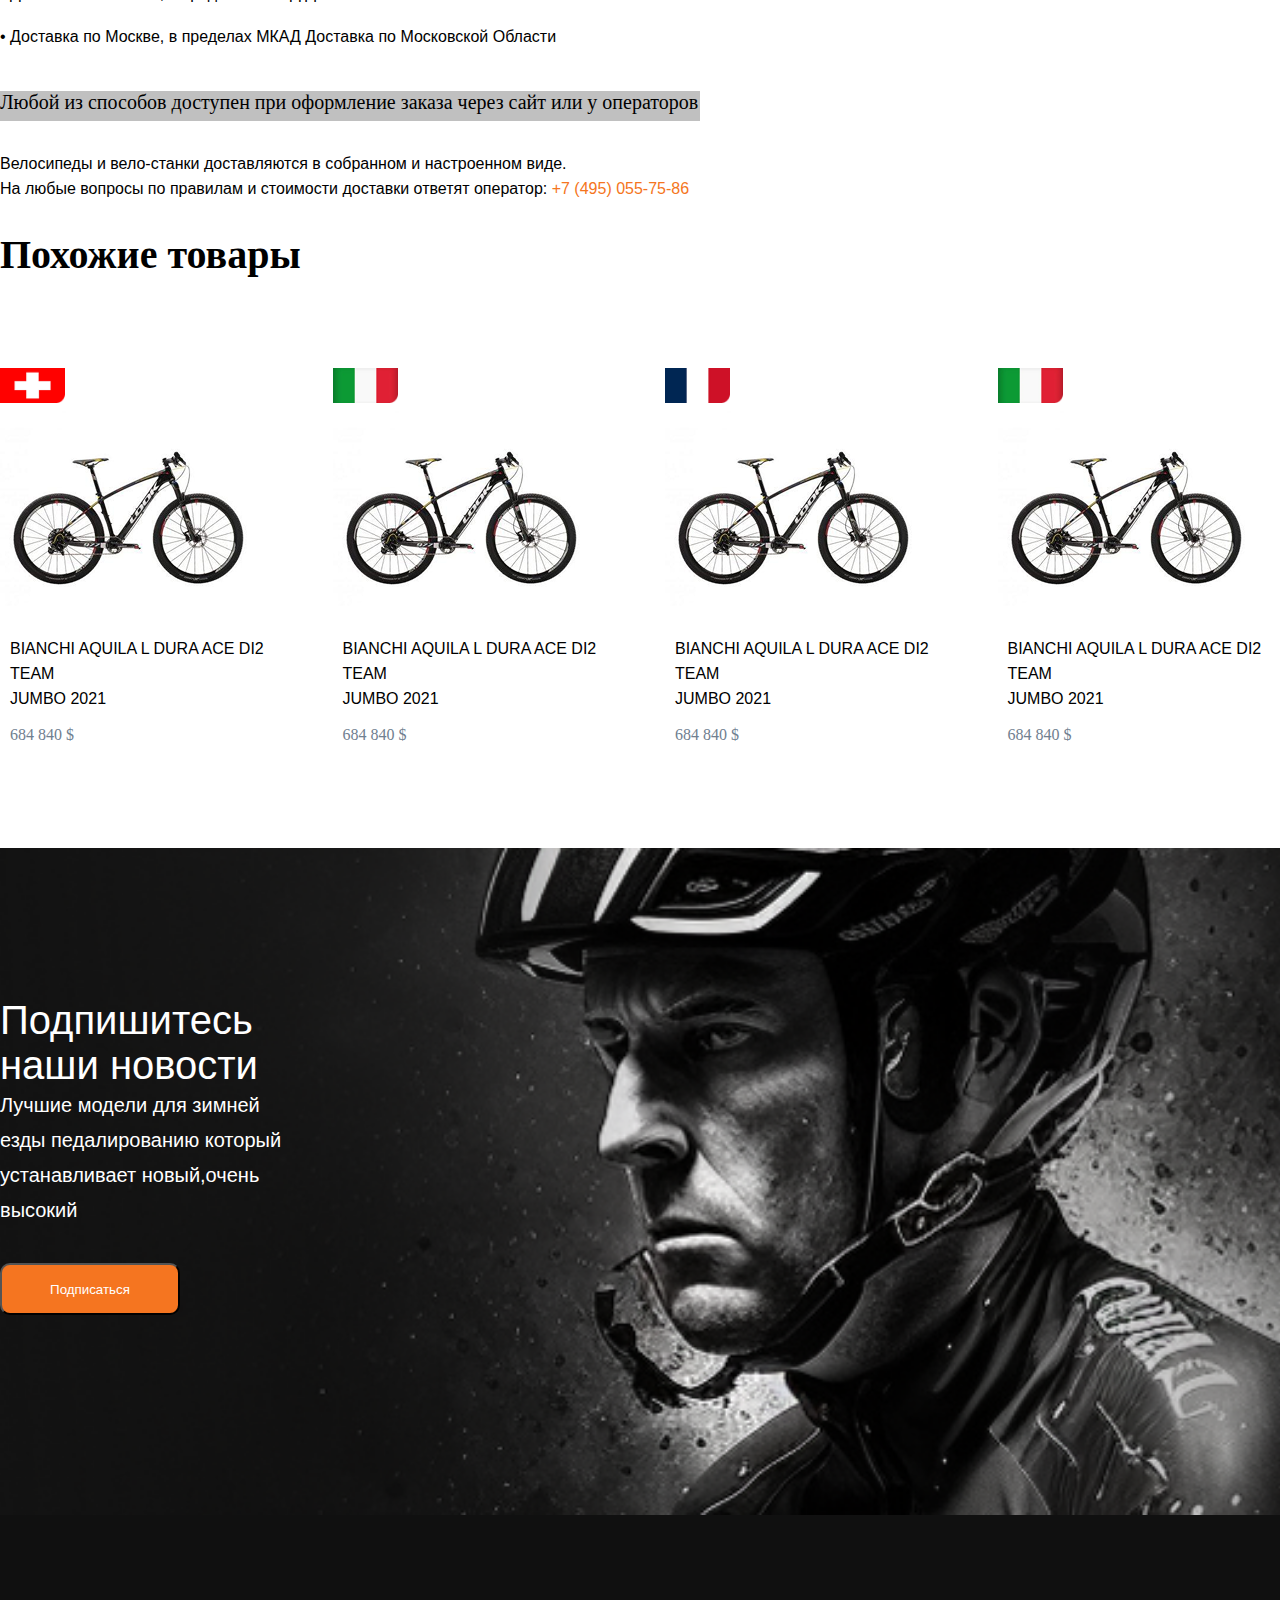
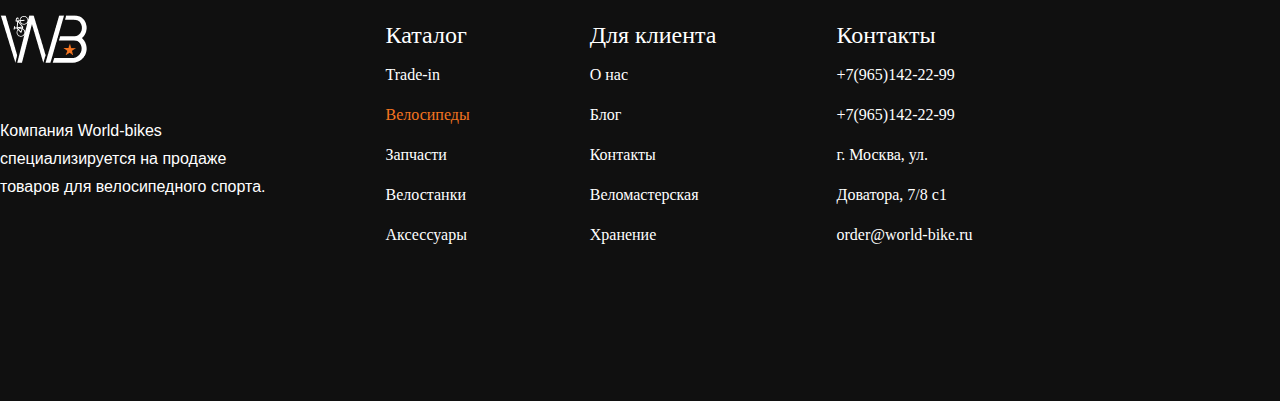
<file: pages/Велостанки.html>
<!DOCTYPE html>
<html lang="en">

<head>
    <meta charset="UTF-8">
    <meta name="viewport" content="width=device-width, initial-scale=1.0">
    <title>Велостанки</title>
    <link rel="stylesheet" href="../style.css">
</head>

<body>
    <header>
        <div class="container black">
            <a href="../index.html">
                <img src="./Слой 2 (2) 2 (1).png" alt="logo" width="150px">
            </a>
            <ul class="box">
                <li>
                    <a href="/" style="color: #F57520;">Trade In</a>
                </li>
                <li>
                    <a href="./Велосипеды.html">Велосипеды</a>
                </li>
                <li>
                    <a href="./Экипировка.html">Экипировка</a>
                </li>
                <li>
                    <a href="./Аксессуары.html">Аксессуары</a>
                </li>
                <li>
                    <a href="./Велостанки.html">Велостанки</a>
                </li>
                <li>
                    <a href="./записаться.html">Записаться</a>
                </li>
                <li>
                    <a href="./search.html"><img src="./Group (1).png" alt="search"></a>
                </li>
                <li>
                    <a href="./user.html"><img src="./user1 (1).png" alt="user"></a>
                </li>
                <li>
                    <a href="./layk.html"><img src="./Frame 31 (1).png" alt=""></a>
                </li>
                <li>
                    <a href="./korzina.html"><img src="./cart4.png" alt=""></a>
                </li>
                <li>
                    <a href=""><img src="./Frame 62 (1).png" alt=""></a>
                </li>
            </ul>
        </div>
    </header>
    <main>
        <section>
            <div class="container">
                <div>
                    <div class="sec-subtitle2">
                        <p>Главная / Велосипеды / Горные велосипеды / <span style="color: #F57520;"> Scott Scale 700 RS
                                2016 </span> </p>
                    </div>
                </div>
            </div>
        </section>
        <section>
            <div class="container">
                <div class="sec-class2">
                    <div>
                        <img src="./photo/image 23 (7).png" alt="rasim" width="523px" height="460px">
                    </div>
                    <div>
                        <div class="sec-class4">
                            <h1 class="sec-title2">Look 977 BLACK FLUO YELLOW <br> GREEN XT 2x11S AMC 2018</h1>
                            <p class="sec-subtitle3">Scott</p>
                            <p class="sec-subtitle4">Артикул : 7655-188</p>
                            <p class="sec-subtitle5">В наличии</p>
                            <p class="sec-title3">435 000 $ </p>
                            <p class="sec-subtitle6">Профессиональный гоночный хардтейл для кросс-кантри <br> уровня
                                Чемпионата и Кубка Мира. Одна
                                из самых легких рам <br> среди гоночных хардтейлов для кросс-кантри.</p>
                            <p>Размер:</p>
                            <div class="sec-class5">
                                <p class="sec-subtitle7">S</p>
                                <p class="sec-subtitle8">M-L</p>
                                <p class="sec-subtitle8">M</p>
                                <p class="sec-subtitle8">L</p>
                                <p class="sec-subtitle8">XL</p>
                            </div>
                            <p>Цвет:</p>
                            <div class="sec-class6">
                                <p class="sec-subtitle9">a</p>
                                <p class="sec-subtitle10">a</p>
                                <p class="sec-subtitle11">a</p>
                                <p class="sec-subtitle12">a</p>
                                <p class="sec-subtitle13">a</p>
                                <p class="sec-subtitle14">a</p>
                            </div>
                            <a href="./korzina.html"><button class="sec-btnn">В корзину</button></a>
                        </div>
                    </div>
                </div>
            </div>
        </section>
        <section>
            <div class="container">
                <h1 class="sec-title4">Описание</h1>
                <div>
                    <p class="sec-subtitle15">Профессиональный гоночный хардтейл для кросс-кантри уровня Чемпионата
                        и Кубка Мира. Одна из самых
                        лёгких рам среди гоночных хардтейлов для кросс <br>кантри. Scott Scale 700 RC — это рама
                        из композитного волокна HMX, гоночная трансмиссия Sram XX1/X01 1×11, дисковые тормоза Shimano
                        XTR <br> M9000 и гоночные колеса Syncros XR RC. Байк Нино Шуртера для шорт-трек кросс-кантри.
                    </p>
                </div>
            </div>
        </section>
        <section>
            <div class="container">
                <h1 class="sec-title5">Доставка</h1>
                <div>
                    <img src="./photo/Frame 421 (1).png" alt="rasim">
                </div>
                <div>
                    <p class="sec-subtitle16">Для удобства покупателей действует несколько способов доставки товаров</p>
                    <p class="sec-subtitle17">• Доставка по Москве, в пределах МКАД</p>
                    <p class="sec-subtitle17">• Доставка по Москве, в пределах МКАД Доставка по Московской Области</p>
                    <p class="sec-subtitle17">• Доставка по Москве, в пределах МКАД Доставка по Московской Области</p>
                </div>
                <div>
                    <p class="sec-subtitle18">Любой из способов доступен при оформление заказа через сайт
                        или у операторов</p>
                    <p class="sec-subtitle19">Велосипеды и вело-станки доставляются в собранном и настроенном виде.</p>
                    <p class="sec-subtitle19">На любые вопросы по правилам и стоимости доставки ответят оператор: <span
                            style="color: #F57520;">+7 (495) 055-75-86</span></p>
                    <h1 class="sec-title6">Похожие товары</h1>
                </div>
                <div class="sec-class1">
                    <div class="secc1">
                        <img src="./photo/image 59 (4).png" alt="logo" width="65px" class="photo">
                        <img src="./photo/image 23 (7).png" alt="rasim">
                        <p class="hero-subtitle4">Bianchi AQUILA L DURA ACE DI2 TEAM <br> JUMBO 2021</p>
                        <p class="sec-1" style="color:slategrey;">684 840 $</p>
                    </div>
                    <div class="secc1">
                        <img src="./photo/image 59 (5).png" alt="logo" width="65px" class="photo">
                        <img src="./photo/image 23 (7).png" alt="rasim">
                        <p class="hero-subtitle4">Bianchi AQUILA L DURA ACE DI2 TEAM <br> JUMBO 2021</p>
                        <p class="sec-1" style="color:slategrey;">684 840 $</p>
                    </div>
                    <div class="secc1">
                        <img src="./photo/image 59 (6).png" alt="logo" width="65px" class="photo">
                        <img src="./photo/image 23 (7).png" alt="rasim">
                        <p class="hero-subtitle4">Bianchi AQUILA L DURA ACE DI2 TEAM <br> JUMBO 2021</p>
                        <p class="sec-1" style="color:slategrey;">684 840 $</p>
                    </div>
                    <div class="secc1">
                        <img src="./photo/image 59 (5).png" alt="logo" width="65px" class="photo">
                        <img src="./photo/image 23 (7).png" alt="rasim">
                        <p class="hero-subtitle4">Bianchi AQUILA L DURA ACE DI2 TEAM <br> JUMBO 2021</p>
                        <p class="sec-1" style="color:slategrey;">684 840 $</p>
                    </div>

                </div>
        </section>
    </main>
    <footer>
        <section id="hero8">
            <div class="container">
                <div class="hero-clean">
                    <p class="hero-title8">Подпишитесь <br> наши новости </p>
                    <p class="hero-subtitle8">Лучшие модели для зимней <br> езды педалированию который <br>
                        устанавливает новый,очень <br>высокий</p>
                    <div>
                        <a href="https://world-bike.ru/"> <button class="hero-btn">Подписаться</button></a>
                    </div>
                </div>

            </div>
        </section>
        <section id="hero9">
            <div class="container who">
                <div class="novbar">
                    <img src="./photo/Слой 2 (1).png" alt="logo">
                    <p class="hero-subtitle9">Компания World-bikes <br> специализируется на продаже <br> товаров для
                        велосипедного спорта.</p>
                </div>
                <ul class="hero-ul">
                    <li style="font-size: 24px;">Каталог</li>
                    <li>Trade-in</li>
                    <li style="color: #F57520;">Велосипеды</li>
                    <li>Запчасти</li>
                    <li>Велостанки</li>
                    <li>Аксессуары</li>
                </ul>
                <ul class="hero-ul">
                    <li style="font-size: 24px;">Для клиента</li>
                    <li>О нас</li>
                    <li>Блог</li>
                    <li>Контакты</li>
                    <li>Веломастерская</li>
                    <li>Хранение</li>
                </ul>
                <ul class="hero-ul">
                    <li style="font-size: 24px;">Контакты</li>
                    <li>+7(965)142-22-99 <br>+7(965)142-22-99 </li>
                    <li>г. Москва, ул. <br> Доватора, 7/8 с1</li>
                    <li>order@world-bike.ru</li>
                </ul>
            </div>
        </section>
    </footer>
</body>

</html>
</file>
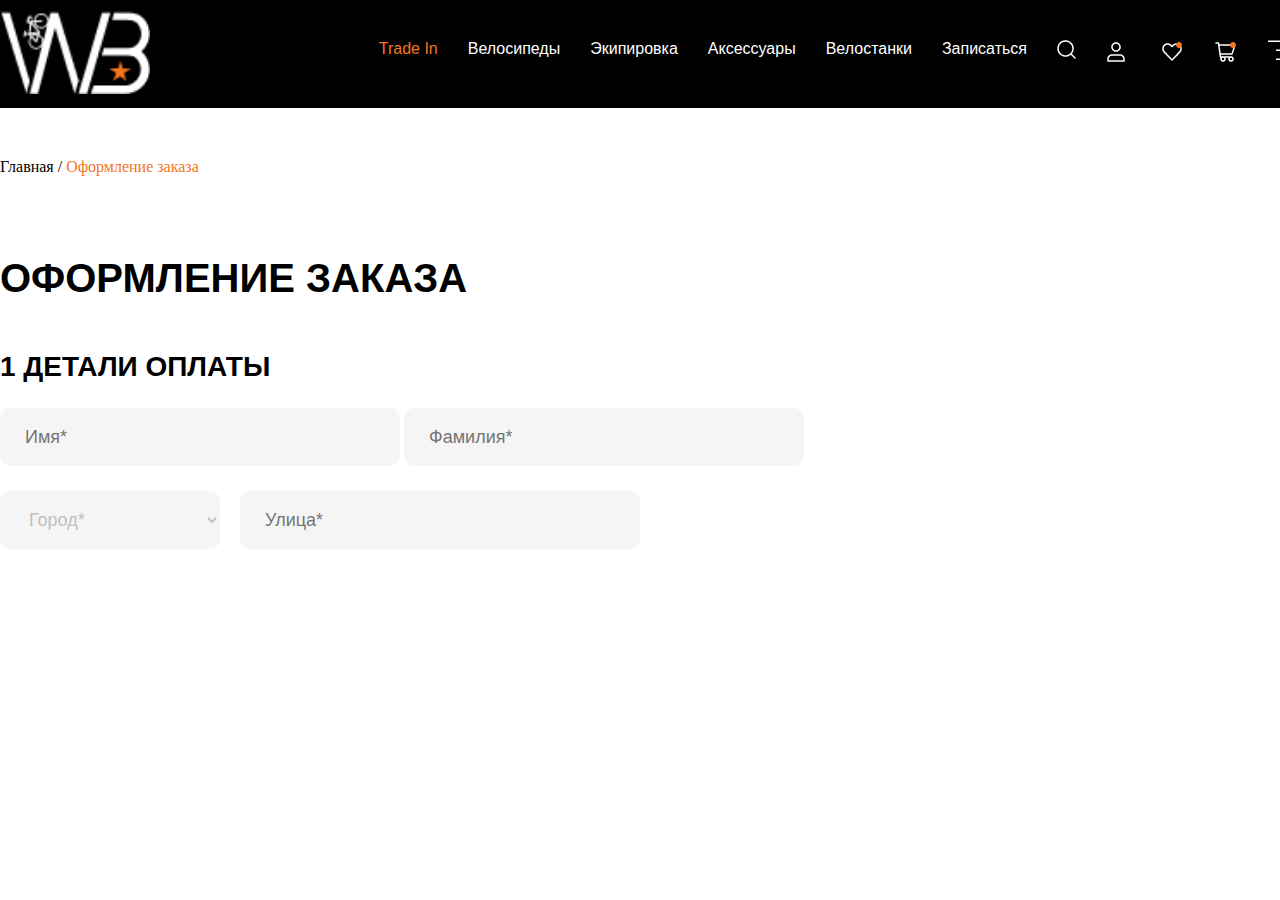
<file: pages/записаться.html>
<!DOCTYPE html>
<html lang="en">

<head>
    <meta charset="UTF-8">
    <meta name="viewport" content="width=device-width, initial-scale=1.0">
    <title>Записаться</title>
    <link rel="stylesheet" href="../style.css">
</head>

<body>
    <header>
        <div class="container black">
            <a href="../index.html">
                <img src="./Слой 2 (2) 2 (1).png" alt="logo" width="150px">
            </a>
            <ul class="box">
                <li>
                    <a href="/" style="color: #F57520;">Trade In</a>
                </li>
                <li>
                    <a href="./Велосипеды.html">Велосипеды</a>
                </li>
                <li>
                    <a href="./Экипировка.html">Экипировка</a>
                </li>
                <li>
                    <a href="./Аксессуары.html">Аксессуары</a>
                </li>
                <li>
                    <a href="./Велостанки.html">Велостанки</a>
                </li>
                <li>
                    <a href="./записаться.html">Записаться</a>
                </li>
                <li>
                    <a href="./search.html"><img src="./Group (1).png" alt="search"></a>
                </li>
                <li>
                    <a href="./user.html"><img src="./user1 (1).png" alt="user"></a>
                </li>
                <li>
                    <a href="./layk.html"><img src="./Frame 31 (1).png" alt=""></a>
                </li>
                <li>
                    <a href="./korzina.html"><img src="./cart4.png" alt=""></a>
                </li>
                <li>
                    <a href=""><img src="./Frame 62 (1).png" alt=""></a>
                </li>
            </ul>
        </div>
    </header>
    <main>
        <section id="body">
            <div class="container">
                <p class="body-subtitle">Главная / <span style="color: #F57520;">Оформление заказа</span></p>
                <div>
                    <h1 class="body-title">Оформление заказа</h1>
                </div>
            </div>
        </section>
        <section id="body2">
            <div class="container">
                <h1 class="body-title2">1 Детали оплаты</h1>
                <form>
                    <div class="body-class">
                        <input required placeholder="Имя*" type="text" class="body-text">
                        <input required placeholder="Фамилия*" type="text" class="body-text">
                    </div>
                    <div class="body-class3">
                        <select required class="body-text2">
                            <option>Город*</option>
                            <option>Uzbekistan</option>
                            <option>America</option>
                            <option>Rossiya</option>
                            <option>France</option>
                        </select>
                        <div>
                            <input placeholder="Улица*" required type="text" class="body-text">
                        </div>
                    </div>
                </form>



            </div>
            </div>
            </div>
        </section>
    </main>
</body>

</html>
</file>
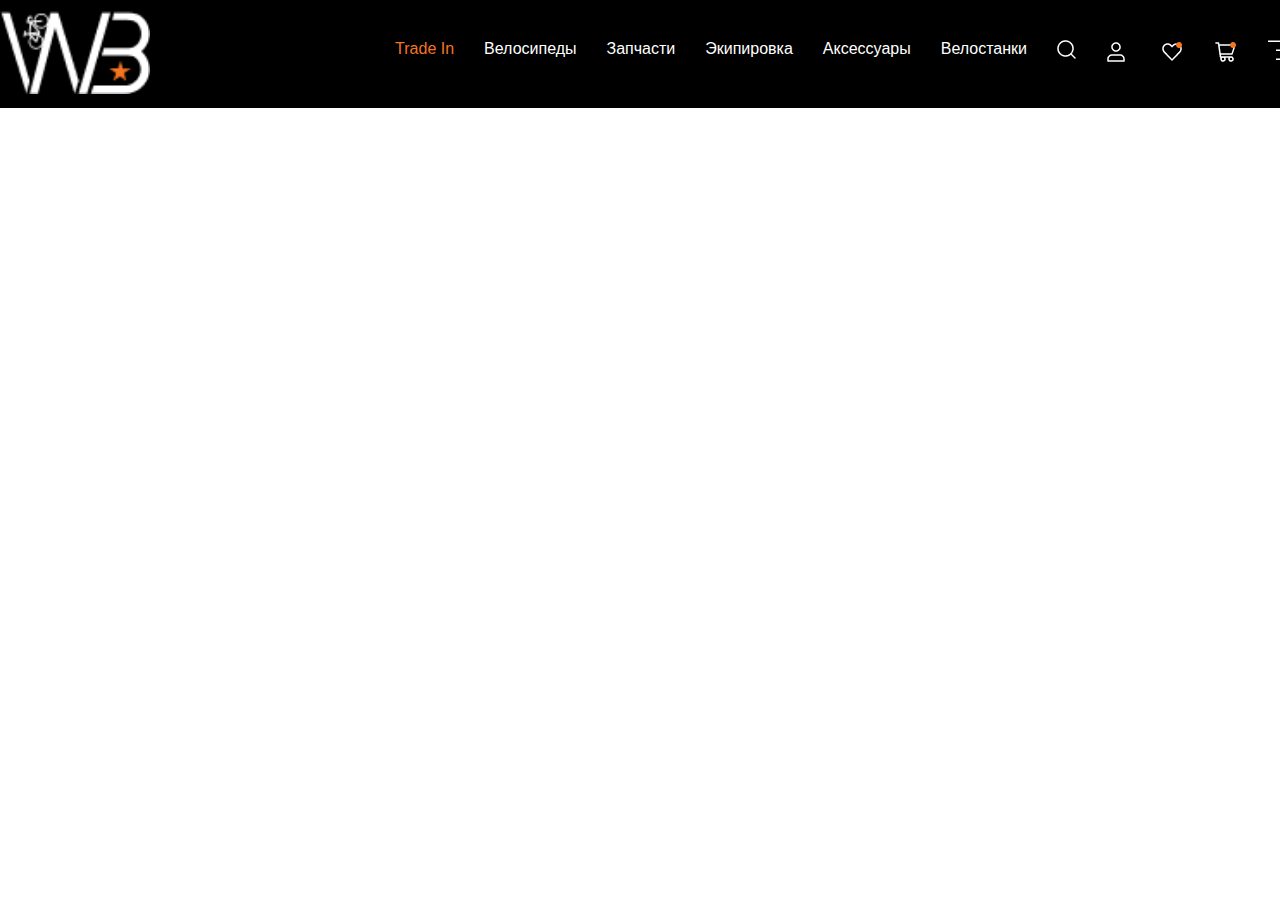
<file: pages/Запчасти.html>
<!DOCTYPE html>
<html lang="en">

<head>
    <meta charset="UTF-8">
    <meta name="viewport" content="width=device-width, initial-scale=1.0">
    <title>Запчасти</title>
    <link rel="stylesheet" href="../style.css">
</head>

<body>
    <header>
        <div class="container black">
            <a href="">
                <img src="./Слой 2 (2) 2 (1).png" alt="logo" width="150px">
            </a>
            <ul class="box">
                <li>
                    <a href="/" style="color: #F57520;">Trade In</a>
                </li>
                <li>
                    <a href="./Велосипеды.html">Велосипеды</a>
                </li>
                <li>
                    <a href="./Запчасти.html">Запчасти</a>
                </li>
                <li>
                    <a href="./Экипировка.html">Экипировка</a>
                </li>
                <li>
                    <a href="./Аксессуары.html">Аксессуары</a>
                </li>
                <li>
                    <a href="./Велостанки.html">Велостанки</a>
                </li>
                <li>
                    <a href="./search.html"><img src="./Group (1).png" alt="search"></a>
                </li>
                <li>
                    <a href="./user.html"><img src="./user1 (1).png" alt="user"></a>
                </li>
                <li>
                    <a href="./layk.html"><img src="./Frame 31 (1).png" alt=""></a>
                </li>
                <li>
                    <a href="./korzina.html"><img src="./cart4.png" alt=""></a>
                </li>
                <li>
                    <a href=""><img src="./Frame 62 (1).png" alt=""></a>
                </li>
            </ul>
        </div>
    </header>

</body>

</html>
</file>
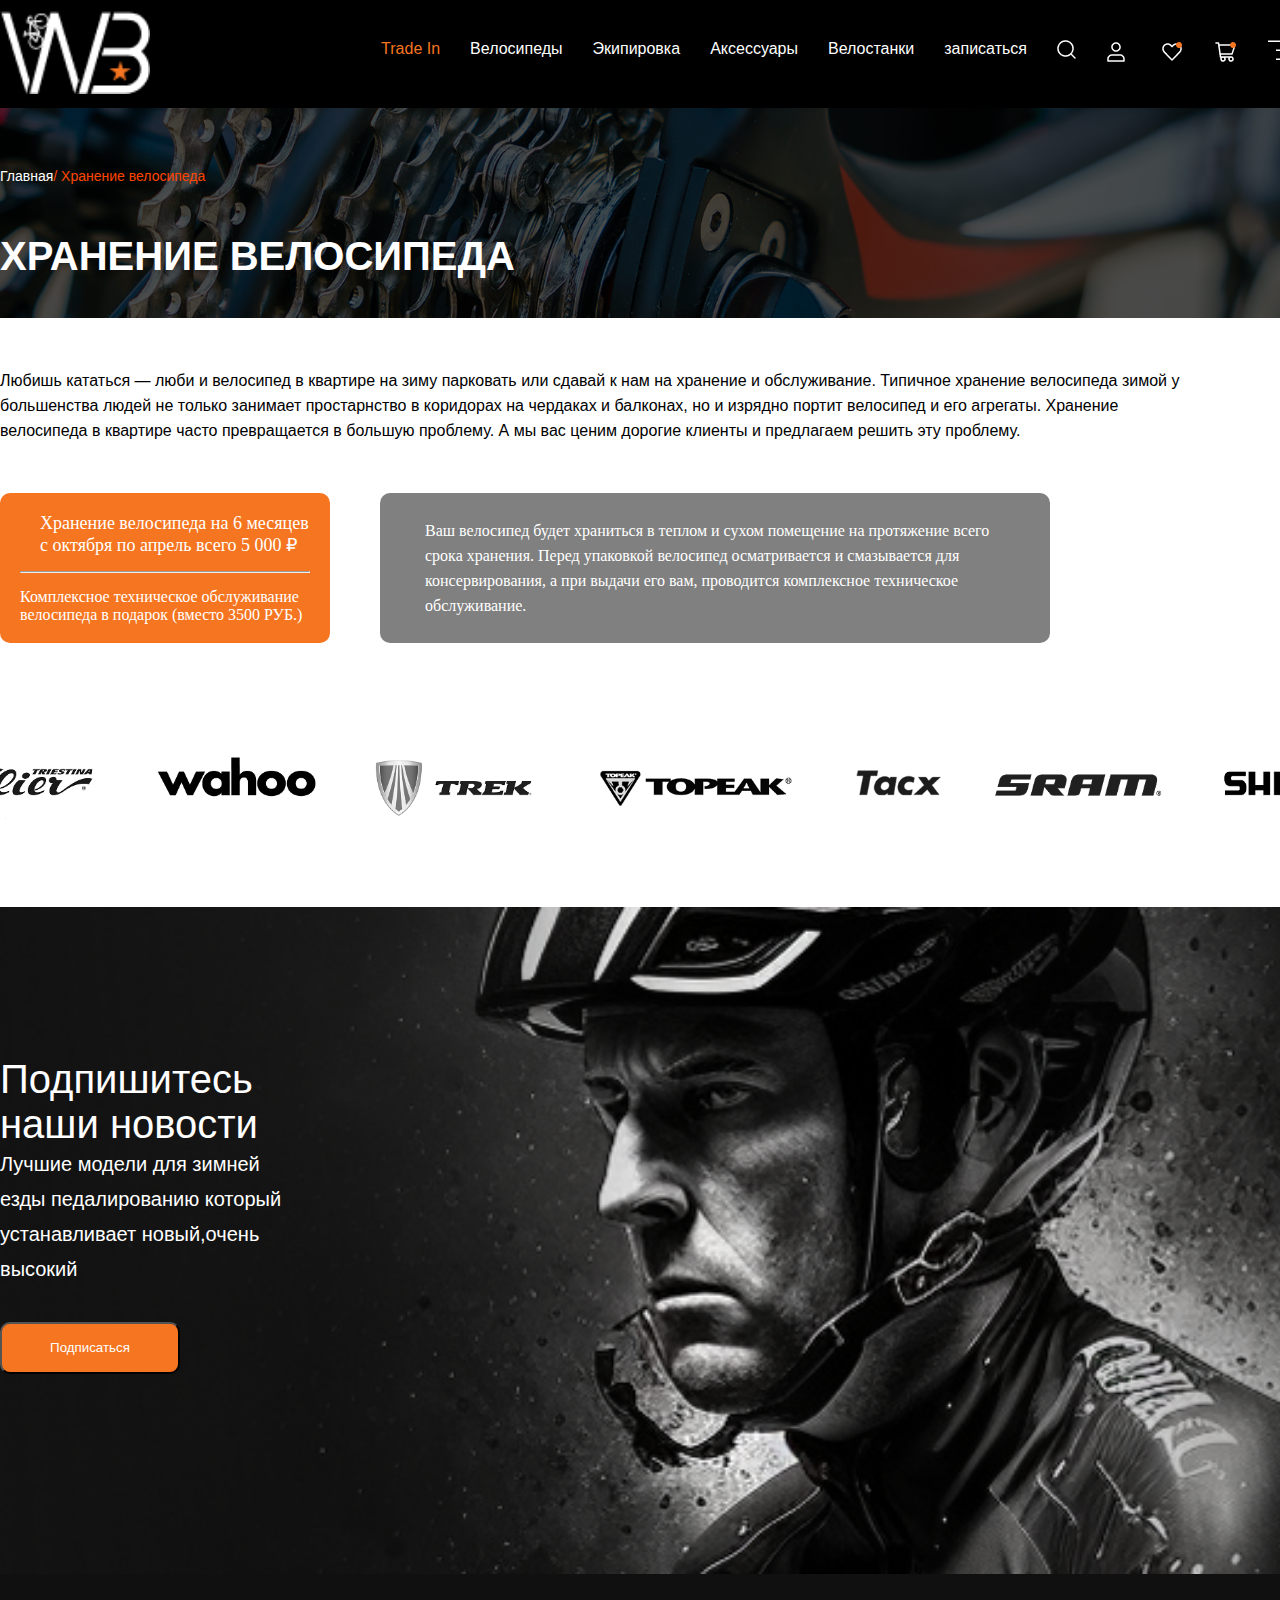
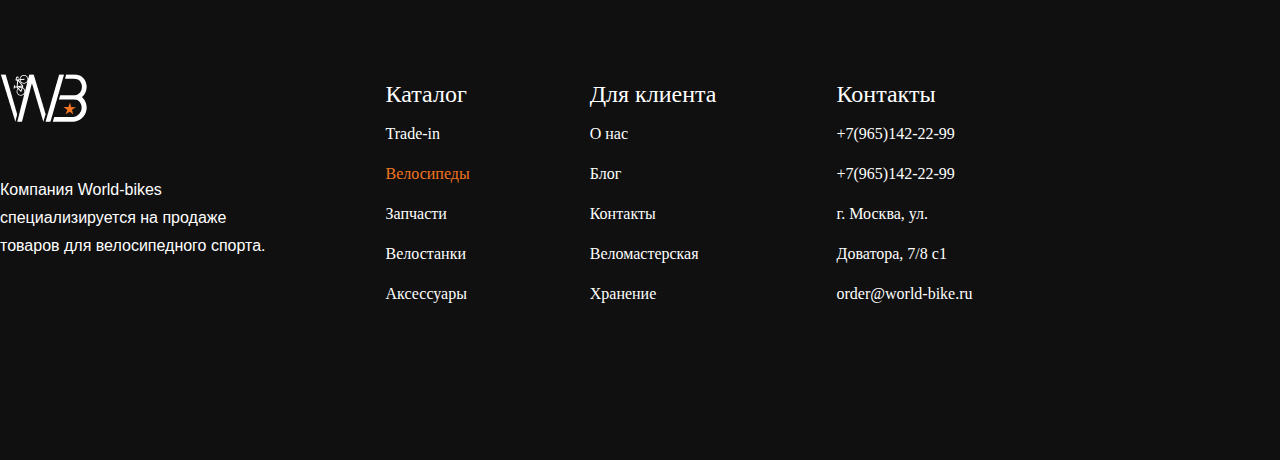
<file: pages/Экипировка.html>
<!DOCTYPE html>
<html lang="en">

<head>
    <meta charset="UTF-8">
    <meta name="viewport" content="width=device-width, initial-scale=1.0">
    <title>Экипировка</title>
    <link rel="stylesheet" href="../style.css">
</head>

<body>
    <header>
        <div class="container black">
            <a href="../index.html">
                <img src="./Слой 2 (2) 2 (1).png" alt="logo" width="150px">
            </a>
            <ul class="box">
                <li>
                    <a href="/" style="color: #F57520;">Trade In</a>
                </li>
                <li>
                    <a href="./Велосипеды.html">Велосипеды</a>
                </li>
                <li>
                    <a href="./Экипировка.html">Экипировка</a>
                </li>
                <li>
                    <a href="./Аксессуары.html">Аксессуары</a>
                </li>
                <li>
                    <a href="./Велостанки.html">Велостанки</a>
                </li>
                <li>
                    <a href="./Записаться.html">записаться</a>
                </li>
                <li>
                    <a href="./search.html"><img src="./Group (1).png" alt="search"></a>
                </li>
                <li>
                    <a href="./user.html"><img src="./user1 (1).png" alt="user"></a>
                </li>
                <li>
                    <a href="./layk.html"><img src="./Frame 31 (1).png" alt=""></a>
                </li>
                <li>
                    <a href="./korzina.html"><img src="./cart4.png" alt=""></a>
                </li>
                <li>
                    <a href=""><img src="./Frame 62 (1).png" alt=""></a>
                </li>
            </ul>
        </div>
    </header>
    <main>
        <section id="span">
            <div class="container">
                <p class="span-title1"><a href="../index.html"> <span style="color: white;">Главная</span></a><a
                        href="./Экипировка.html"><span style="color: orangered;">/ Хранение велосипеда</span></a></p>
                <div>
                    <h1 class="span-title2">Хранение велосипеда</h1>
                </div>
            </div>


        </section>
        <section>
            <div class="container">
                <p class="span-subtitle1">Любишь кататься — люби и велосипед в квартире на зиму парковать или сдавай к
                    нам на хранение и
                    обслуживание. Типичное хранение велосипеда зимой у <br> большенства людей не только занимает
                    простарнство
                    в коридорах на чердаках и балконах, но и изрядно портит велосипед и его агрегаты. Хранение <br>
                    велосипеда в квартире часто превращается в большую проблему. А мы вас ценим дорогие клиенты и
                    предлагаем решить эту проблему.</p>
            </div>
        </section>
        <section>
            <div class="container">
                <div class="span-class3">
                    <div class="span-class1">
                        <p class="span-subtitle2">Хранение велосипеда на 6 месяцев <br> с октября по апрель всего 5 000
                            ₽</p>
                        <hr>
                        <p class="span-subtitle3">Комплексное техническое обслуживание <br>велосипеда в подарок (вместо
                            3500 РУБ.)</p>
                    </div>
                    <div class="span-class2">
                        <p>Ваш велосипед будет храниться в теплом и сухом помещение на протяжение всего <br>срока
                            хранения.
                            Перед упаковкой велосипед осматривается и смазывается для<br> консервирования, а при выдачи
                            его
                            вам, проводится комплексное техническое <br> обслуживание.</p>
                    </div>
                </div>
            </div>
        </section>
        <section>
            <div class="container">
                <img src="./photo/partner (1).png" alt="rasim" class="span-img">
            </div>
        </section>
    </main>
    <footer>
        <section id="hero8">
            <div class="container">
                <div class="hero-clean">
                    <p class="hero-title8">Подпишитесь <br> наши новости </p>
                    <p class="hero-subtitle8">Лучшие модели для зимней <br> езды педалированию который <br>
                        устанавливает новый,очень <br>высокий</p>
                    <div>
                        <a href="https://world-bike.ru/"><button class="hero-btn">Подписаться</button></a>
                    </div>
                </div>

            </div>
        </section>
        <section id="hero9">
            <div class="container who">
                <div class="novbar">
                    <img src="./photo/Слой 2 (1).png" alt="logo">
                    <p class="hero-subtitle9">Компания World-bikes <br> специализируется на продаже <br> товаров для
                        велосипедного спорта.</p>
                </div>
                <ul class="hero-ul">
                    <li style="font-size: 24px;">Каталог</li>
                    <li>Trade-in</li>
                    <li style="color: #F57520;">Велосипеды</li>
                    <li>Запчасти</li>
                    <li>Велостанки</li>
                    <li>Аксессуары</li>
                </ul>
                <ul class="hero-ul">
                    <li style="font-size: 24px;">Для клиента</li>
                    <li>О нас</li>
                    <li>Блог</li>
                    <li>Контакты</li>
                    <li>Веломастерская</li>
                    <li>Хранение</li>
                </ul>
                <ul class="hero-ul">
                    <li style="font-size: 24px;">Контакты</li>
                    <li>+7(965)142-22-99 <br>+7(965)142-22-99 </li>
                    <li>г. Москва, ул. <br> Доватора, 7/8 с1</li>
                    <li>order@world-bike.ru</li>
                </ul>
            </div>
        </section>
    </footer>
</body>

</html>
</file>
<file: style.css>
* {
    padding: 0%;
    margin: 0%;
    box-sizing: border-box;
}

header {
    background-color: black;
    padding-bottom: 10px;
    padding-top: 10px;
}

.container {
    width: 1300px;
    margin-left: auto;
    margin-right: auto;
}

.box {
    display: flex;
    gap: 30px;

}

.black {
    display: flex;
    justify-content: space-between;
    align-items: center;
}

a {
    text-decoration: none;
    color: white;
    font-family: sans-serif
}

ul {
    list-style: none;
}

#hero {
    background-image: url(./img/1\ \(3\).png);
    background-repeat: no-repeat;
    background-position: center;
    background-size: cover;
    padding-top: 90px;
    padding-bottom: 200px;

}

.hero-title {
    color: white;
    font-size: 80px;
    font-family: sans-serif;
    text-transform: uppercase;
}

.hero-btn {
    background-color: #F57520;
    width: 180px;
    height: 52px;
    border-radius: 10px;
    color: white;
    cursor: pointer;
}

.hero-subtitle {
    color: snow;
    font-size: 18px;
    font-family: sans-serif;
    margin-top: 20px;
    line-height: 30px;
    margin-bottom: 25px;
}

#hero2 {
    background-color: #101010;
    height: 220px;
}

.hero-subtitle2 {
    color: white;
    line-height: 30px;
    font-family: sans-serif;
    font-size: 24px;
    line-height: 40px;

}

.one {
    display: flex;
    padding-top: 40px;
    padding-bottom: 50px;
    gap: 70px;
    justify-content: space-between;
}

.btnn {
    color: #F57520;
}

.hero-title4 {
    font-family: sans-serif;
    text-transform: uppercase;
    font-size: 54px;
    padding-top: 110px;
    padding-bottom: 100px;
}

#hero4 {}

.hero-subtitle4 {
    font-family: sans-serif;
    line-height: 25px;
    padding-bottom: 15px;
    text-transform: uppercase;
    padding-left: 10px;
}

.about {
    display: flex;
    justify-content: center;
    gap: 40px;
}

#hero5 {
    background-repeat: no-repeat;
    background-position: center;
    background-size: cover;
    /* padding-top: 25px; */
    background-color: gray;
}

.hero-class {
    display: flex;
    gap: 50px;
    justify-content: space-around;
    color: white;
    padding-top: 35px;
    padding-bottom: 35px;
    font-family: sans-serif;

}

.hero-subtitle5 {
    font-family: sans-serif;
    margin-top: 25px;
    line-height: 28px;

}

.card-top__info {
    display: flex;
    align-items: center;
    gap: 10px;
}

.card-top__info img {
    width: 30px;
    height: 30px;
}

.sarlavha {
    font-family: sans-serif;
    font-size: 44px;
    padding-top: 70px;
    text-transform: uppercase;
}

.card2 {
    border-radius: 10px;
    border: solid black;
    width: 410px;
    margin-top: 50px;
    background-color: #101010;
    height: 400px;
}

.img1 {
    border-radius: 15px;
}

.card_1 {
    padding-top: 15px;
    padding-left: 25px;
    font-family: sans-serif;
    color: white;
}

.card_3 {
    padding-top: 10px;
    padding-left: 25px;
    font-family: sans-serif;
    color: #F57520;
}

.card_4 {
    padding-top: 15px;
    padding-left: 25px;
    font-family: sans-serif;
    color: white;
    line-height: 30px;
}

.card_5 {
    color: white;
    font-family: sans-serif;
    padding-left: 25px;
    padding-top: 25px;
}

.cardd {
    display: flex;
    gap: 50px;
    padding-bottom: 50px;
    height: 600px;
}

#hero7 {
    background-attachment: fixed;
    background-image: url("./img/map.png");
    height: 500px;
    background-repeat: no-repeat;
    background-size: cover;
    background-position: center;

}

#hero8 {
    background-image: url("./img/pic.png");
    background-position: left;
    background-size: cover;
    background-repeat: no-repeat;
    padding-bottom: 200px;
}

.hero-title8 {
    color: white;
    font-size: 40px;
    font-family: sans-serif;
}

.hero-subtitle8 {
    color: white;
    font-size: 20px;
    line-height: 35px;
    font-family: sans-serif;
    padding-bottom: 35px;
}

.hero-clean {
    padding-top: 150px;
}

#hero9 {
    background-color: #101010;
    padding-top: 100px;
}

.hero-subtitle9 {
    color: white;
    font-family: sans-serif;
    padding-top: 50px;
    line-height: 28px;
}

.novbar {
    padding-bottom: 200px;
}

.hero-ul {
    color: white;
    line-height: 40px;
    display: flex;
    flex-direction: column;
}

.who {
    display: flex;
    gap: 120px;
}

.hero-title10 {
    border: 1px solid black;
    background-color: #F57520;
    border: none;
    padding-left: 420px;
    display: block;
    border-radius: 10px;
    width: 1280px;

}

.drop {
    padding-top: 15px;
}

.ali {
    margin-top: 80px;
    font-size: 40px;
    font-family: sans-serif;
    text-transform: uppercase;
    padding-bottom: 40px;
}

.room {
    border: 1px solid black;
    background-color: #101010;
    border: none;
    width: 400px;
    height: 455px;
    padding-top: 160px;
    border-radius: 10px;
    margin-top: 15px;
}

.living {
    border: 1px solid black;
    background-color: #101010;
    width: 400px;
    height: 190px;
    border-radius: 10px;
    border: none;
    padding-left: 270px;
    margin-top: 15px;
}

.icon {
    display: flex;
    gap: 15px;
}

.seven {
    border: 1px solid black;
    border-radius: 10px;
    width: 448px;
    height: 239px;
    background-color: black;
    border: none;
    padding-left: 225px;
    padding-top: 90px;
}

.six {
    border: 1px solid black;
    border-radius: 10px;
    background-color: black;
    height: 252px;
    width: 400px;
    border: none;
    padding-left: 95px;
}

.icon {
    display: flex;
}

.bath {
    border: 1px solid black;
    background-color: black;
    border-radius: 10px;
    border: none;
    width: 448px;
    height: 239px;
    padding-left: 220px;
    padding-top: 95px;
    margin-top: 15px;
}

.pleace {
    border: 1px solid black;
    background-color: #101010;
    border-radius: 10px;
    border: none;
    width: 448px;
    height: 203px;
    padding-left: 270px;
}

.wow {
    margin-bottom: 100px;
}


#hero11 {
    background-image: url("./img/image\ 45.png");
    background-position: center;
    background-repeat: no-repeat;
    background-size: cover;
    padding-bottom: 50px;
    padding-top: 130px;
}

.hero-title11 {
    font-size: 44px;
    font-family: Bebas Neue Cyrillic;
    color: white;
    margin-top: -110px;
    text-transform: uppercase;
}

.self {
    display: flex;
    gap: 15px;
    padding-bottom: 50px;

}

.self p {
    color: white;
}

.self img {
    border-radius: 20px;
    margin-top: 25px;
}

.hero-title12 {
    font-size: 64px;
    padding-top: 90px;
    font-family: sans-serif;
    text-transform: uppercase;
}

#hero12 {
    background-color: whitesmoke;
    height: 850px;
}

.hero-time {
    border: 1px solid black;
    width: 270px;
    background-color: #34312D;
    border-radius: 10px;
    margin-top: 50px;
    font-size: 20px;
}

.hero-subtitle12 {
    padding-top: 25px;
    padding-left: 15px;
    color: white;
}

.hero-subtitle1212 {
    padding-top: 25px;
    padding-bottom: 30px;
    padding-left: 15px;
    color: white;
}

.young {
    display: flex;
    gap: 25px;
}

.hero-floor {
    font-family: sans-serif;
    line-height: 25px;
    color: grey;
}

.young {
    display: flex;
    gap: 50px;
    align-items: center;
}

.hero-title13 {
    font-size: 48px;
    margin-top: 80px;
    margin-bottom: 80px;
    text-transform: uppercase;
    font-family: sans-serif;

}

.hero-title1234 {
    padding-bottom: 20px;
    padding-left: 20px;
}

.hero-subtitle13 {
    padding-left: 20px;
    padding-bottom: 20px;
}

.hero-subtitle123 {
    padding-left: 20px;
    padding-bottom: 10px;
}

.hero-padding {
    width: 210px;
    background-color: #F57520;
    border: none;
    border-radius: 10px;
    color: white;
    padding-top: 15px;
    margin-bottom: 20px;
    margin-left: 25px;
}

.next {
    display: flex;
    gap: 30px;
}

.hero-title14 {
    font-size: 48px;
    font-family: sans-serif;
    margin-top: 70px;
    padding-top: 50px;
    text-transform: uppercase;
}

.hero-subtitle14 {
    font-family: sans-serif;
    color: grey;
    padding-bottom: 20px;
    line-height: 25px;
    padding-left: 15px;
}

.hero-subtitle144 {
    color: grey;
    font-family: sans-serif;
    padding-left: 15px;
}

.sup {
    width: 370px;
    margin-top: 60px;
    background-color: white;
    border: none;
    border-radius: 10px;
    padding-bottom: 15px;
}

#hero14 {
    background-color: whitesmoke;
    height: 700px;
}

.norm {
    display: flex;
    gap: 40px;
    justify-content: space-between;
}

#sec {
    background-image: url("./pages/photo/Rectangle\ 166\ \(1\).png");
    background-position: center;
    background-repeat: no-repeat;
    background-size: cover;
    height: 278px;

}

.sec-subtitle {
    color: white;
    font-size: 14px;
    font-family: sans-serif;
    padding-top: 60px;
    padding-left: 25px;
}

.sec-title {
    font-size: 44px;
    color: white;
    font-family: sans-serif;
    padding-top: 75px;
    padding-left: 20px;
}

.sec-class1 {
    display: flex;
    gap: 30px;
    justify-content: space-between;
    padding-top: 25px;
    padding-bottom: 25px;
}

.secc1 {
    border: 1px solid black;
    background-color: white;
    border: none;
    margin-top: 35px;
    border-radius: 10px;
    height: 455px;
}

#sec2 {
    background-color: whitesmoke;
    height: auto;

}

.sec-btn {
    width: 180px;
    height: 45px;
    border-radius: 25px;
    margin-left: 55px;
    margin-top: 15px;
    background-color: rgb(210, 204, 248);
    border: none;
}

.sec-1 {
    padding-left: 10px;
}

.sec-subtitle2 {
    margin-top: 50px;
    font-size: 14px;
    font-family: sans-serif;
}

.sec-title2 {
    text-transform: uppercase;
    font-family: sans-serif;
    font-size: 40px;
}

.sec-class3 {
    display: flex;
}

.sec-class2 {
    display: flex;
    gap: 140px;
}

.sec-subtitle3 {
    padding-top: 25px;
    font-family: sans-serif;
    color: grey;
}

.sec-subtitle4 {
    padding-top: 25px;
    font-family: sans-serif;
    color: grey;
}

.sec-subtitle5 {
    padding-top: 25px;
    color: grey;
    font-family: sans-serif;
}

.sec-class4 {
    margin-top: 80px;
}

.sec-title3 {
    font-size: 40px;
    padding-top: 25px;
}

.sec-subtitle6 {
    font-family: 'Times New Roman', Times, serif;
    padding-top: 15px;
    line-height: 25px;
    padding-bottom: 25px;
}

.sec-subtitle7 {
    border: 1px solid black;
    width: 35px;
    height: 25px;
    padding-left: 12px;
    padding-top: 2px;
    background-color: black;
    color: white;
    border-radius: 4px;
    margin-top: 15px;
    border: none;
}

.sec-subtitle8 {
    border: 1px solid black;
    width: 35px;
    height: 25px;
    padding-left: 10px;
    padding-top: 5px;
    border-radius: 4px;
    margin-top: 15px;
    font-size: 11px;
    border: 1px solid gray;
}

.sec-class5 {
    display: flex;
    gap: 10px;
    margin-bottom: 35px;
}

.sec-subtitle9 {
    width: 15px;
    height: 15px;
    border: 1px solid #FEF95F;
    background-color: #FEF95F;
    border-radius: 5px;
    color: #FEF95F;
    padding-bottom: 2px;
}

.sec-subtitle10 {
    width: 15px;
    height: 15px;
    border: 1px solid #0D7F19;
    background-color: #0D7F19;
    border-radius: 5px;
    color: #0D7F19;
    padding-bottom: 2px;
}

.sec-class6 {
    display: flex;
    gap: 10px;
    margin-top: 15px;
}

.sec-subtitle11 {
    width: 15px;
    height: 15px;
    border: 1px solid yellow;
    background-color: yellow;
    border-radius: 5px;
    color: yellow;
    padding-bottom: 2px;
}

.sec-subtitle12 {
    width: 15px;
    height: 15px;
    border: 1px solid #FE7E56;
    background-color: #FE7E56;
    border-radius: 5px;
    color: #FE7E56;
    padding-bottom: 2px;
}

.sec-subtitle13 {
    width: 15px;
    height: 15px;
    border: 1px solid #AC632C;
    background-color: #AC632C;
    border-radius: 5px;
    color: #AC632C;
    padding-bottom: 2px;
}

.sec-subtitle14 {
    width: 15px;
    height: 15px;
    border: 1px solid red;
    background-color: red;
    border-radius: 5px;
    color: red;
    padding-bottom: 2px;
    margin-bottom: 30px;
}

.sec-title4 {
    font-size: 40px;
    text-transform: uppercase;
    font-family: sans-serif;
    margin-bottom: 30px;
    margin-top: 40px;
}

.sec-subtitle15 {
    line-height: 30px;
    font-family: sans-serif
}

.sec-btnn {
    width: 140px;
    height: 30px;
    border-radius: 15px;
    margin-left: 55px;
    margin-top: 15px;
    background-color: #F57520;
    border: none;
    color: white;
}

.sec-class7 {
    display: flex;
    gap: 5px;
}

.sec-title5 {
    margin-top: 50px;
    margin-bottom: 50px;
    font-size: 42px;
    font-family: sans-serif;
    text-transform: uppercase;
}

.sec-subtitle16 {
    font-size: 20px;
    font-family: sans-serif;
    margin-top: 30px;
    margin-bottom: 25px;
}

.sec-subtitle17 {
    font-family: sans-serif;
    padding-bottom: 25px;
}

.sec-subtitle18 {
    font-size: 20px;
    margin-top: 20px;
    margin-bottom: 30px;
    background-color: silver;
    width: 700px;
    height: 30px;
}

.sec-subtitle19 {
    font-family: sans-serif;
    line-height: 25px;
}

.sec-title6 {
    margin-top: 30px;
    margin-bottom: 30px;
    font-size: 40px;
}

.sec-subtitle21 {
    margin-top: 30px
}

.sec-title7 {
    font-size: 40px;
    text-transform: uppercase;
    font-family: sans-serif;
    margin-top: 50px;
    margin-bottom: 50px;
}

.sec-subtitle20 {
    color: #F57520;
    font-family: sans-serif;
}

.secc2 {
    display: flex;
    margin-top: 50px;
    gap: 70px;
}

.secc3 {
    display: flex;
    border: 1px solid silver;
    width: 60px;
    padding-left: 5px;
    gap: 10px;
    height: 30px;
    border-radius: 5px;
    padding-top: 4px;
}

.sec-class9 {
    border: 1px solid silver;
    width: 170px;
    height: 250px;
    border-radius: 10px;
    color: grey;

}

.sec-subtitle22 {
    padding-top: 20px;
    padding-left: 10px;
}

.sec-subtitle23 {
    padding-top: 20px;
    line-height: 25px;
    padding-left: 10px;
}

.sec-subtitle24 {
    padding-top: 20px;
    padding-left: 10px;
}

.sec-title8 {
    padding-bottom: 25px;
    color: black;
    font-size: 20px;
    padding-left: 10px;
    padding-top: 15px;
}

.sec-btn1 {
    margin-left: 20PX;
    height: 30px;
    border-radius: 5px;
    width: 130px;
    background-color: #F57520;
    color: white;
    border: none;
}

.sec-title9 {
    font-size: 40px;
    font-family: sans-serif;
    text-transform: uppercase;
    margin-bottom: 50px;
    margin-top: 50px;
}

.con-title {
    padding-top: 50px;
    font-family: sans-serif;
    padding-bottom: 80px;
}

.con-title2 {
    font-size: 40px;
    font-family: sans-serif;
    text-transform: uppercase;
    color: white;
}

#con {
    background-image: url("./pages/photo/Rectangle\ 166\ \(2\).png");
    background-position: center;
    background-repeat: no-repeat;
    background-size: cover;
    height: 300px;
}

.con-class {
    margin-top: 150px;
    display: flex;
    justify-content: space-between;
}

.nol {
    margin-top: 500px;
    height: 700px;
}

#span {
    background-image: url("./pages/photo/Rectangle\ 166\ \(1\).png  ");
    background-position: center;
    background-size: cover;
    background-repeat: no-repeat;
    height: 210px;
}

.span-title1 {
    padding-top: 60px;
    font-family: sans-serif;
    font-size: 14px;
}

.span-title2 {
    font-size: 40px;
    font-family: sans-serif;
    text-transform: uppercase;
    padding-top: 50px;
    color: white;
}

.span-subtitle1 {
    padding-top: 50px;
    font-family: sans-serif;
    line-height: 25px;
}

.span-class1 {
    border: 1px solid black;
    width: 330px;
    height: 150px;
    background-color: #F57520;
    border: none;
    border-radius: 10px;
    color: white;
    margin-top: 50px;
    padding-left: 20px;
    padding-right: 20px;
}

.span-subtitle2 {
    padding-top: 20px;
    padding-left: 20px;
    padding-bottom: 15px;
    font-size: 18px;
}

.span-subtitle3 {
    padding-top: 15px;
    font-size: 16px;
}

.span-class2 {
    width: 670px;
    padding-left: 45px;
    background-color: grey;
    border: none;
    height: 150px;
    padding-top: 25px;
    border-radius: 10px;
    color: white;
    line-height: 25px;
    margin-top: 50px;
}

.span-class3 {
    display: flex;
    gap: 50px;
}

.span-img {
    width: 100%;
    margin-top: 70px;
    margin-bottom: 50px;
}

.main-class1 {
    border: 1px solid black;
    width: 300px;
    margin-top: 80px;
    border: none;

}

.main-tite1 {
    font-family: sans-serif;
    font-size: 24px;
}

.main-subtitle1 {
    padding-top: 25px;
    font-family: sans-serif;
    color: grey
}

.main-subtitle2 {
    padding-top: 25px;
    font-family: sans-serif;
    color: grey;
}

.main-subtitle3 {
    color: grey;
    font-family: sans-serif;
    padding-top: 25px;
}

.main-btn {
    margin-top: 25px;
    height: 50px;
    width: 100%;
    border-radius: 10px;
    border: none;
    background-color: #F57520;
    color: white;
}

.main-subtitle4 {
    color: grey;
    padding-top: 30px;
    font-family: sans-serif;
}

.main-class2 {
    padding-left: 25px;
    padding-bottom: 250px;
}

.main-title3 {
    font-size: 36px;
    font-family: sans-serif;
    margin-left: 250px;
    margin-top: 80px;
    text-transform: uppercase;
}

.main-class3 {
    display: flex;
}

.main-png {
    margin-top: 170px;
    width: 281px;
    height: 244px;
}

.main-subtitle5 {
    color: grey;
    font-family: sans-serif;
    font-size: 12px;
}

.head-subtitle1 {
    margin-top: 40px;
}

.head-title1 {
    font-family: sans-serif;
    font-size: 40px;
    margin-top: 50px;
    line-height: 55px;
    text-transform: uppercase
}

.head-videos {
    width: 100%;
    margin-top: 70px;
    border-radius: 10px;
}

.head-subtitle2 {
    margin-top: 40px;
    line-height: 25px;
    font-family: sans-serif;
    padding-bottom: 120px;
}

.head-subtitle3 {
    font-size: 24px;
    font-family: sans-serif;
    line-height: 35px;
    padding-bottom: 50px;
}

.head-subtitle4 {
    line-height: 35px;
    font-family: sans-serif;

}

.head-class1 {
    display: flex;
    gap: 50px;
}

.head-title5 {
    margin-top: 50px;
    margin-bottom: 50px;
    font-family: sans-serif;
}

.head-subtitle5 {
    font-family: sans-serif;
    line-height: 30px;
}

.head-class2 {
    display: flex;
    gap: 50px;
}

.head-class3 {
    display: flex;
    gap: 50px;
    margin-top: 50px;

}

.head-subtitle6 {
    font-family: sans-serif;
    line-height: 30px;
}

.head-title6 {
    margin-top: 90px;
    margin-bottom: 50px;
}

#head8 {
    margin-bottom: 80px;
}

.head-class4 {
    padding-bottom: 80px;
    display: flex;
    gap: 50px;
    margin-top: 50px;
}

.head-class5 {
    display: flex;
    gap: 10px;
    margin-bottom: 80px;
}

.head-subtitle7 {
    color: grey;
}

.body-subtitle {
    margin-top: 50px;
    margin-bottom: 80px;
}

.body-title {
    font-size: 40px;
    text-transform: uppercase;
    font-family: sans-serif;
}

.body-title2 {
    margin-top: 50px;
    font-size: 28px;
    font-family: sans-serif;
    text-transform: uppercase;

}


.body-text {
    margin-top: 25px;
    height: 58px;
    width: 400px;
    padding-left: 25px;
    border-radius: 10px;
    font-family: sans-serif;
    font-size: 18px;
    background-color: whitesmoke;
    border: none;
    color: silver;
    cursor: pointer;
}
.body-text2{
    height: 58px;
    width: 220px;
    padding-left: 25px;
    border-radius: 10px;
    font-family: sans-serif;
    font-size: 18px;
    background-color: whitesmoke;
    margin-top: 25px;
    border: none;
    color: silver;
    cursor: pointer;
 
}
.body-class3{
    display: flex;
    gap: 20px;
}
</file>
